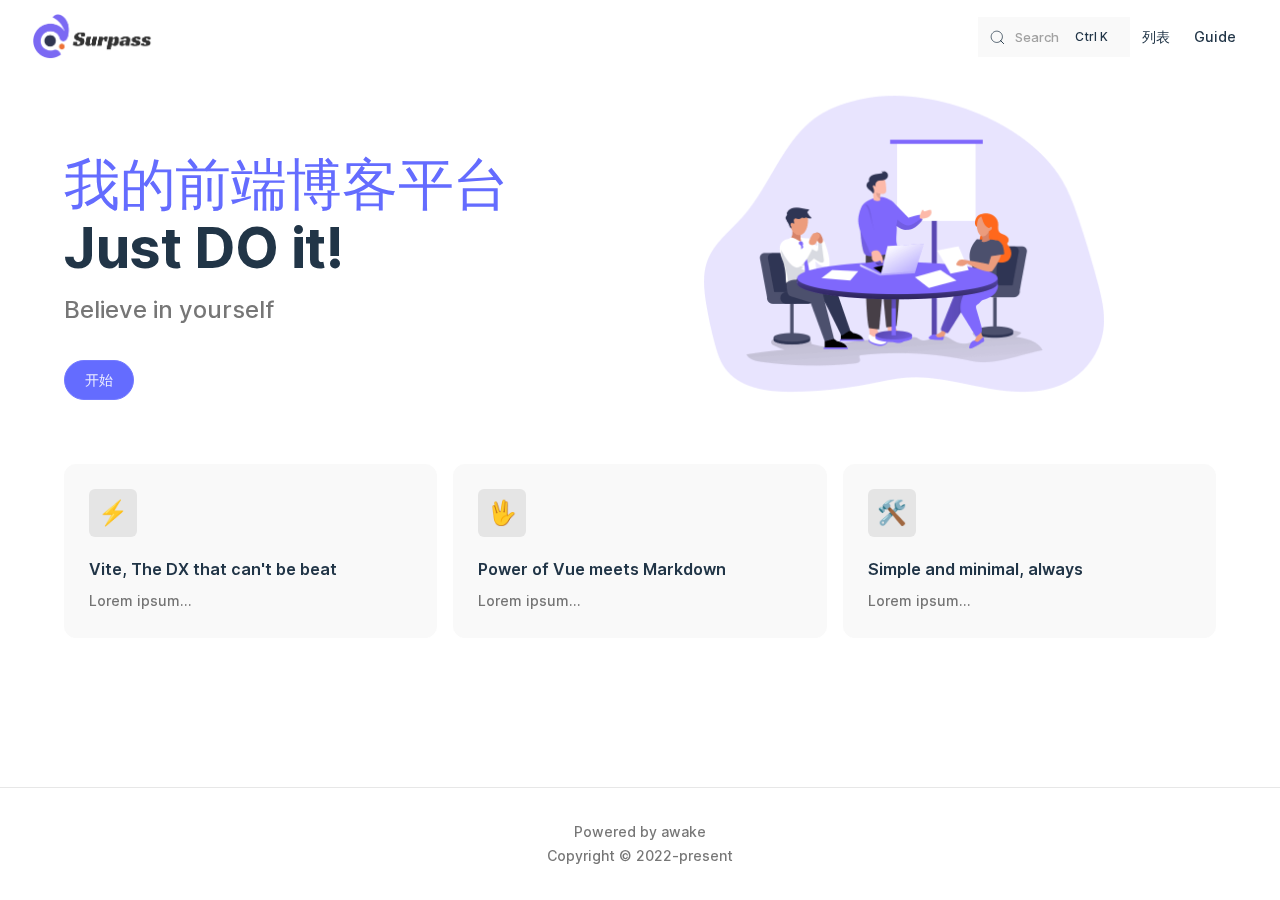
<file: index.html>
<!DOCTYPE html>
<html lang="en-US">
  <head>
    <meta charset="utf-8">
    <meta name="viewport" content="width=device-width,initial-scale=1">
    <title>VitePress | VitePress</title>
    <meta name="description" content="Just playing around.">
    <link rel="stylesheet" href="/assets/style.7938c7c5.css">
    <link rel="modulepreload" href="/assets/chunks/virtual_search-data.4d1b2888.js">
    <link rel="modulepreload" href="/assets/app.06b4dc71.js">
    <link rel="modulepreload" href="/assets/index.md.aa962cc3.lean.js">
    
    
  </head>
  <body>
    <div id="app"><div class="Layout" data-v-c6a644e1><!--[--><!--]--><!--[--><span tabindex="-1" data-v-151f2593></span><a href="#VPContent" class="VPSkipLink visually-hidden" data-v-151f2593> Skip to content </a><!--]--><!----><header class="VPNav no-sidebar" data-v-c6a644e1 data-v-a50780ff><div class="VPNavBar" data-v-a50780ff data-v-6f1d18b5><div class="container" data-v-6f1d18b5><div class="VPNavBarTitle" data-v-6f1d18b5 data-v-d5925166><a class="title" href="/" data-v-d5925166><!--[--><!--]--><!--[--><img class="VPImage logo" src="/logo/logo.png" alt data-v-b7ac6bd3><!--]--><!----><!--[--><!--]--></a></div><div class="content" data-v-6f1d18b5><!--[--><!--]--><div class="VPNavBarSearch search" data-v-6f1d18b5><!--teleport start--><!--teleport end--><div id="docsearch"><button type="button" class="DocSearch DocSearch-Button" aria-label="Search"><span class="DocSearch-Button-Container"><svg width="20" height="20" class="DocSearch-Search-Icon" viewBox="0 0 20 20"><path d="M14.386 14.386l4.0877 4.0877-4.0877-4.0877c-2.9418 2.9419-7.7115 2.9419-10.6533 0-2.9419-2.9418-2.9419-7.7115 0-10.6533 2.9418-2.9419 7.7115-2.9419 10.6533 0 2.9419 2.9418 2.9419 7.7115 0 10.6533z" stroke="currentColor" fill="none" fill-rule="evenodd" stroke-linecap="round" stroke-linejoin="round"></path></svg><span class="DocSearch-Button-Placeholder">Search</span></span><span class="DocSearch-Button-Keys"><span class="DocSearch-Button-Key">Meta</span><span class="DocSearch-Button-Key">K</span></span></button></div></div><nav aria-labelledby="main-nav-aria-label" class="VPNavBarMenu menu" data-v-6f1d18b5 data-v-f83db6ba><span id="main-nav-aria-label" class="visually-hidden" data-v-f83db6ba>Main Navigation</span><!--[--><!--[--><a class="VPLink link VPNavBarMenuLink" href="/list.html" data-v-f83db6ba data-v-47a2263e data-v-3c355974><!--[-->列表<!--]--><!----></a><!--]--><!--[--><a class="VPLink link VPNavBarMenuLink" href="/guide.html" data-v-f83db6ba data-v-47a2263e data-v-3c355974><!--[-->Guide<!--]--><!----></a><!--]--><!--]--></nav><!----><!----><!----><!----><!--[--><!--]--><button type="button" class="VPNavBarHamburger hamburger" aria-label="mobile navigation" aria-expanded="false" aria-controls="VPNavScreen" data-v-6f1d18b5 data-v-e5dd9c1c><span class="container" data-v-e5dd9c1c><span class="top" data-v-e5dd9c1c></span><span class="middle" data-v-e5dd9c1c></span><span class="bottom" data-v-e5dd9c1c></span></span></button></div></div></div><!----></header><!----><!----><div class="VPContent is-home" id="VPContent" data-v-c6a644e1 data-v-d981fe29><div class="VPHome" data-v-d981fe29 data-v-1db23833><!--[--><!--]--><div class="VPHero has-image VPHomeHero" data-v-1db23833 data-v-0a0d4301><div class="container" data-v-0a0d4301><div class="main" data-v-0a0d4301><h1 class="name" data-v-0a0d4301><span class="clip" data-v-0a0d4301>我的前端博客平台</span></h1><p class="text" data-v-0a0d4301>Just DO it!</p><p class="tagline" data-v-0a0d4301>Believe in yourself</p><div class="actions" data-v-0a0d4301><!--[--><div class="action" data-v-0a0d4301><a class="VPButton medium brand" href="/list.html" data-v-0a0d4301 data-v-53dbb8eb>开始</a></div><!--]--></div></div><div class="image" data-v-0a0d4301><div class="image-container" data-v-0a0d4301><div class="image-bg" data-v-0a0d4301></div><!--[--><img class="VPImage image-src" src="/logo/Team presentation _Monochromatic.png" alt="VitePress" data-v-b7ac6bd3><!--]--></div></div></div></div><!--[--><!--]--><!--[--><!--]--><div class="VPFeatures VPHomeFeatures" data-v-1db23833 data-v-6a6451ec><div class="container" data-v-6a6451ec><div class="items" data-v-6a6451ec><!--[--><div class="grid-3 item" data-v-6a6451ec><article class="VPFeature" data-v-6a6451ec data-v-d99b2f77><div class="icon" data-v-d99b2f77>⚡️</div><h2 class="title" data-v-d99b2f77>Vite, The DX that can&#39;t be beat</h2><p class="details" data-v-d99b2f77>Lorem ipsum...</p></article></div><div class="grid-3 item" data-v-6a6451ec><article class="VPFeature" data-v-6a6451ec data-v-d99b2f77><div class="icon" data-v-d99b2f77>🖖</div><h2 class="title" data-v-d99b2f77>Power of Vue meets Markdown</h2><p class="details" data-v-d99b2f77>Lorem ipsum...</p></article></div><div class="grid-3 item" data-v-6a6451ec><article class="VPFeature" data-v-6a6451ec data-v-d99b2f77><div class="icon" data-v-d99b2f77>🛠️</div><h2 class="title" data-v-d99b2f77>Simple and minimal, always</h2><p class="details" data-v-d99b2f77>Lorem ipsum...</p></article></div><!--]--></div></div></div><!--[--><!--]--><div style="position:relative;" data-v-1db23833><div></div></div></div></div><footer class="VPFooter" data-v-c6a644e1 data-v-9f24cc86><div class="container" data-v-9f24cc86><p class="message" data-v-9f24cc86>Powered by awake</p><p class="copyright" data-v-9f24cc86>Copyright © 2022-present</p></div></footer><!--[--><!--]--></div></div>
    <script>__VP_HASH_MAP__ = JSON.parse("{\"css技巧_常见css切图技巧.md\":\"96095238\",\"element-ui_解决elementuidate-picker时区时间转换少8小时.md\":\"6d000c61\",\"guide.md\":\"51270a4c\",\"index.md\":\"aa962cc3\",\"list.md\":\"12297a7a\"}")</script>
    <script type="module" async src="/assets/app.06b4dc71.js"></script>
    
  </body>
</html>
</file>
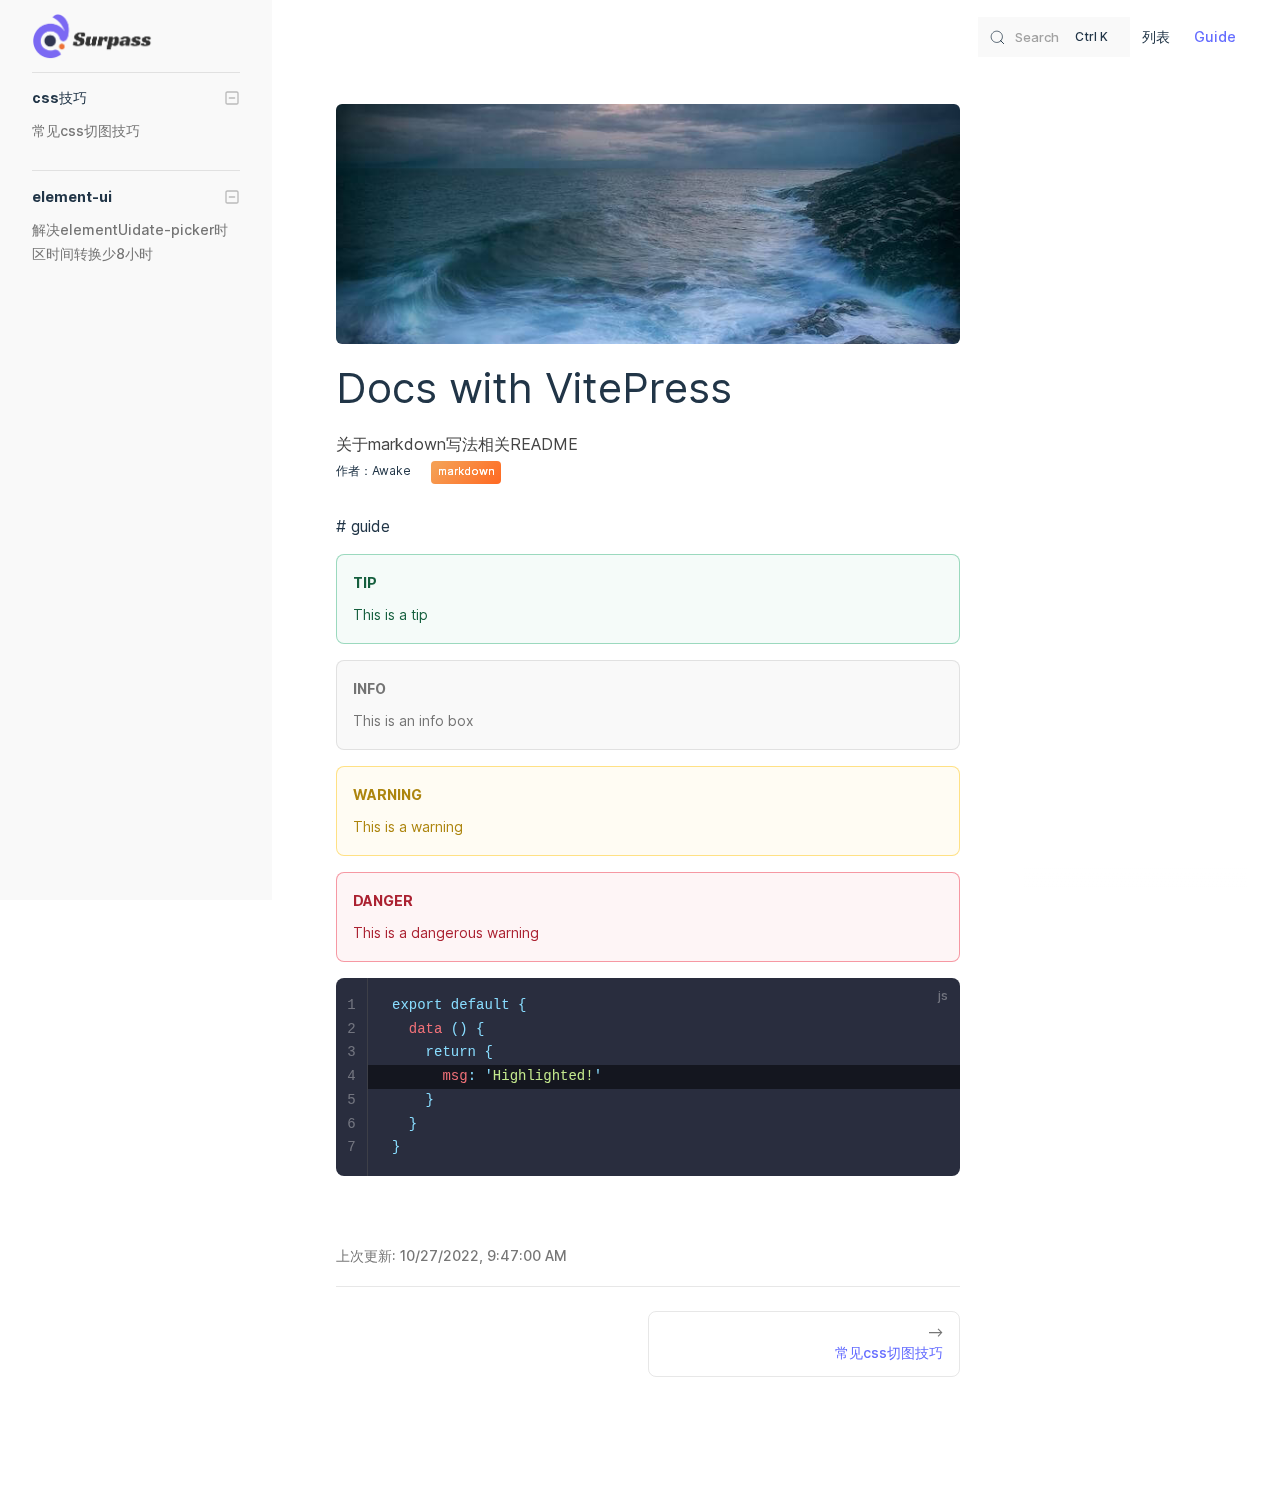
<file: guide.html>
<!DOCTYPE html>
<html lang="en-US">
  <head>
    <meta charset="utf-8">
    <meta name="viewport" content="width=device-width,initial-scale=1">
    <title>Docs with VitePress | VitePress</title>
    <meta name="description" content="Just playing around.">
    <link rel="stylesheet" href="/assets/style.7938c7c5.css">
    <link rel="modulepreload" href="/assets/chunks/virtual_search-data.4d1b2888.js">
    <link rel="modulepreload" href="/assets/app.06b4dc71.js">
    <link rel="modulepreload" href="/assets/guide.md.51270a4c.lean.js">
    
    
  </head>
  <body>
    <div id="app"><div class="Layout" data-v-c6a644e1><!--[--><!--]--><!--[--><span tabindex="-1" data-v-151f2593></span><a href="#VPContent" class="VPSkipLink visually-hidden" data-v-151f2593> Skip to content </a><!--]--><!----><header class="VPNav" data-v-c6a644e1 data-v-a50780ff><div class="VPNavBar has-sidebar" data-v-a50780ff data-v-6f1d18b5><div class="container" data-v-6f1d18b5><div class="VPNavBarTitle has-sidebar" data-v-6f1d18b5 data-v-d5925166><a class="title" href="/" data-v-d5925166><!--[--><!--]--><!--[--><img class="VPImage logo" src="/logo/logo.png" alt data-v-b7ac6bd3><!--]--><!----><!--[--><!--]--></a></div><div class="content" data-v-6f1d18b5><!--[--><!--]--><div class="VPNavBarSearch search" data-v-6f1d18b5><!--teleport start--><!--teleport end--><div id="docsearch"><button type="button" class="DocSearch DocSearch-Button" aria-label="Search"><span class="DocSearch-Button-Container"><svg width="20" height="20" class="DocSearch-Search-Icon" viewBox="0 0 20 20"><path d="M14.386 14.386l4.0877 4.0877-4.0877-4.0877c-2.9418 2.9419-7.7115 2.9419-10.6533 0-2.9419-2.9418-2.9419-7.7115 0-10.6533 2.9418-2.9419 7.7115-2.9419 10.6533 0 2.9419 2.9418 2.9419 7.7115 0 10.6533z" stroke="currentColor" fill="none" fill-rule="evenodd" stroke-linecap="round" stroke-linejoin="round"></path></svg><span class="DocSearch-Button-Placeholder">Search</span></span><span class="DocSearch-Button-Keys"><span class="DocSearch-Button-Key">Meta</span><span class="DocSearch-Button-Key">K</span></span></button></div></div><nav aria-labelledby="main-nav-aria-label" class="VPNavBarMenu menu" data-v-6f1d18b5 data-v-f83db6ba><span id="main-nav-aria-label" class="visually-hidden" data-v-f83db6ba>Main Navigation</span><!--[--><!--[--><a class="VPLink link VPNavBarMenuLink" href="/list.html" data-v-f83db6ba data-v-47a2263e data-v-3c355974><!--[-->列表<!--]--><!----></a><!--]--><!--[--><a class="VPLink link VPNavBarMenuLink active" href="/guide.html" data-v-f83db6ba data-v-47a2263e data-v-3c355974><!--[-->Guide<!--]--><!----></a><!--]--><!--]--></nav><!----><!----><!----><!----><!--[--><!--]--><button type="button" class="VPNavBarHamburger hamburger" aria-label="mobile navigation" aria-expanded="false" aria-controls="VPNavScreen" data-v-6f1d18b5 data-v-e5dd9c1c><span class="container" data-v-e5dd9c1c><span class="top" data-v-e5dd9c1c></span><span class="middle" data-v-e5dd9c1c></span><span class="bottom" data-v-e5dd9c1c></span></span></button></div></div></div><!----></header><div class="VPLocalNav" data-v-c6a644e1 data-v-b6162a8b><button class="menu" aria-expanded="false" aria-controls="VPSidebarNav" data-v-b6162a8b><svg xmlns="http://www.w3.org/2000/svg" aria-hidden="true" focusable="false" viewbox="0 0 24 24" class="menu-icon" data-v-b6162a8b><path d="M17,11H3c-0.6,0-1-0.4-1-1s0.4-1,1-1h14c0.6,0,1,0.4,1,1S17.6,11,17,11z"></path><path d="M21,7H3C2.4,7,2,6.6,2,6s0.4-1,1-1h18c0.6,0,1,0.4,1,1S21.6,7,21,7z"></path><path d="M21,15H3c-0.6,0-1-0.4-1-1s0.4-1,1-1h18c0.6,0,1,0.4,1,1S21.6,15,21,15z"></path><path d="M17,19H3c-0.6,0-1-0.4-1-1s0.4-1,1-1h14c0.6,0,1,0.4,1,1S17.6,19,17,19z"></path></svg><span class="menu-text" data-v-b6162a8b>Menu</span></button><a class="top-link" href="#" data-v-b6162a8b> Return to top </a></div><aside class="VPSidebar" data-v-c6a644e1 data-v-0f9e7c6e><nav class="nav" id="VPSidebarNav" aria-labelledby="sidebar-aria-label" tabindex="-1" data-v-0f9e7c6e><span class="visually-hidden" id="sidebar-aria-label" data-v-0f9e7c6e> Sidebar Navigation </span><!--[--><div class="group" data-v-0f9e7c6e><section class="VPSidebarGroup collapsible" data-v-0f9e7c6e data-v-6e45c352><div class="title" role="button" data-v-6e45c352><h2 class="title-text" data-v-6e45c352>css技巧</h2><div class="action" data-v-6e45c352><svg xmlns="http://www.w3.org/2000/svg" xmlns:xlink="http://www.w3.org/1999/xlink" viewbox="0 0 24 24" class="icon minus" data-v-6e45c352><path d="M19,2H5C3.3,2,2,3.3,2,5v14c0,1.7,1.3,3,3,3h14c1.7,0,3-1.3,3-3V5C22,3.3,20.7,2,19,2zM20,19c0,0.6-0.4,1-1,1H5c-0.6,0-1-0.4-1-1V5c0-0.6,0.4-1,1-1h14c0.6,0,1,0.4,1,1V19z"></path><path d="M16,11H8c-0.6,0-1,0.4-1,1s0.4,1,1,1h8c0.6,0,1-0.4,1-1S16.6,11,16,11z"></path></svg><svg version="1.1" xmlns="http://www.w3.org/2000/svg" viewbox="0 0 24 24" class="icon plus" data-v-6e45c352><path d="M19,2H5C3.3,2,2,3.3,2,5v14c0,1.7,1.3,3,3,3h14c1.7,0,3-1.3,3-3V5C22,3.3,20.7,2,19,2z M20,19c0,0.6-0.4,1-1,1H5c-0.6,0-1-0.4-1-1V5c0-0.6,0.4-1,1-1h14c0.6,0,1,0.4,1,1V19z"></path><path d="M16,11h-3V8c0-0.6-0.4-1-1-1s-1,0.4-1,1v3H8c-0.6,0-1,0.4-1,1s0.4,1,1,1h3v3c0,0.6,0.4,1,1,1s1-0.4,1-1v-3h3c0.6,0,1-0.4,1-1S16.6,11,16,11z"></path></svg></div></div><div class="items" data-v-6e45c352><!--[--><!--[--><a class="VPLink link link" href="/css%E6%8A%80%E5%B7%A7/%E5%B8%B8%E8%A7%81css%E5%88%87%E5%9B%BE%E6%8A%80%E5%B7%A7.html" style="padding-left:0px;" data-v-36b976d1 data-v-3c355974><!--[--><span class="link-text" data-v-36b976d1>常见css切图技巧</span><!--]--><!----></a><!----><!--]--><!--]--></div></section></div><div class="group" data-v-0f9e7c6e><section class="VPSidebarGroup collapsible" data-v-0f9e7c6e data-v-6e45c352><div class="title" role="button" data-v-6e45c352><h2 class="title-text" data-v-6e45c352>element-ui</h2><div class="action" data-v-6e45c352><svg xmlns="http://www.w3.org/2000/svg" xmlns:xlink="http://www.w3.org/1999/xlink" viewbox="0 0 24 24" class="icon minus" data-v-6e45c352><path d="M19,2H5C3.3,2,2,3.3,2,5v14c0,1.7,1.3,3,3,3h14c1.7,0,3-1.3,3-3V5C22,3.3,20.7,2,19,2zM20,19c0,0.6-0.4,1-1,1H5c-0.6,0-1-0.4-1-1V5c0-0.6,0.4-1,1-1h14c0.6,0,1,0.4,1,1V19z"></path><path d="M16,11H8c-0.6,0-1,0.4-1,1s0.4,1,1,1h8c0.6,0,1-0.4,1-1S16.6,11,16,11z"></path></svg><svg version="1.1" xmlns="http://www.w3.org/2000/svg" viewbox="0 0 24 24" class="icon plus" data-v-6e45c352><path d="M19,2H5C3.3,2,2,3.3,2,5v14c0,1.7,1.3,3,3,3h14c1.7,0,3-1.3,3-3V5C22,3.3,20.7,2,19,2z M20,19c0,0.6-0.4,1-1,1H5c-0.6,0-1-0.4-1-1V5c0-0.6,0.4-1,1-1h14c0.6,0,1,0.4,1,1V19z"></path><path d="M16,11h-3V8c0-0.6-0.4-1-1-1s-1,0.4-1,1v3H8c-0.6,0-1,0.4-1,1s0.4,1,1,1h3v3c0,0.6,0.4,1,1,1s1-0.4,1-1v-3h3c0.6,0,1-0.4,1-1S16.6,11,16,11z"></path></svg></div></div><div class="items" data-v-6e45c352><!--[--><!--[--><a class="VPLink link link" href="/element-ui/%E8%A7%A3%E5%86%B3elementUidate-picker%E6%97%B6%E5%8C%BA%E6%97%B6%E9%97%B4%E8%BD%AC%E6%8D%A2%E5%B0%918%E5%B0%8F%E6%97%B6.html" style="padding-left:0px;" data-v-36b976d1 data-v-3c355974><!--[--><span class="link-text" data-v-36b976d1>解决elementUidate-picker时区时间转换少8小时</span><!--]--><!----></a><!----><!--]--><!--]--></div></section></div><!--]--></nav></aside><div class="VPContent has-sidebar" id="VPContent" data-v-c6a644e1 data-v-d981fe29><div class="VPDoc has-sidebar has-aside" data-v-d981fe29 data-v-cfb513e0><div class="container" data-v-cfb513e0><div class="aside" data-v-cfb513e0><div class="aside-curtain" data-v-cfb513e0></div><div class="aside-container" data-v-cfb513e0><div class="aside-content" data-v-cfb513e0><div class="VPDocAside" data-v-cfb513e0 data-v-afc4c1a1><!--[--><!--]--><!--[--><!--]--><div class="VPDocAsideOutline" data-v-afc4c1a1 data-v-2865c0b0><div class="content" data-v-2865c0b0><div class="outline-marker" data-v-2865c0b0></div><div class="outline-title" data-v-2865c0b0>On this page</div><nav aria-labelledby="doc-outline-aria-label" data-v-2865c0b0><span class="visually-hidden" id="doc-outline-aria-label" data-v-2865c0b0> Table of Contents for current page </span><ul class="root" data-v-2865c0b0 data-v-1188541a><!--[--><!--]--></ul></nav></div></div><!--[--><!--]--><div class="spacer" data-v-afc4c1a1></div><!--[--><!--]--><!----><!--[--><!--]--><!--[--><!--]--></div></div></div></div><div class="content" data-v-cfb513e0><div class="content-container" data-v-cfb513e0><!--[--><!--[--><!--[--><!--[--><div class="poster" style="background-image:url(/poster/ocean.jpg);"></div><div class="poster-title"><h2>Docs with VitePress</h2><p class="desc">关于markdown写法相关README</p><p class="subtitle">作者：Awake</p><div class="tags"><!--[--><span class="tag jb-yellow">markdown</span><!--]--></div></div><!--]--><!--]--><!--]--><!--]--><main class="main" data-v-cfb513e0><div style="position:relative;" class="vp-doc _guide" data-v-cfb513e0><div><template><h1>Copyright © 2022-present</h1></template> # guide <div class="tip custom-block"><p class="custom-block-title">TIP</p><p>This is a tip</p></div><div class="info custom-block"><p class="custom-block-title">INFO</p><p>This is an info box</p></div><div class="warning custom-block"><p class="custom-block-title">WARNING</p><p>This is a warning</p></div><div class="danger custom-block"><p class="custom-block-title">DANGER</p><p>This is a dangerous warning</p></div><div class="language-js line-numbers-mode"><button title="Copy Code" class="copy"></button><span class="lang">js</span><pre class="shiki has-highlighted-lines"><code><span class="line"><span style="color:#89DDFF;">export</span><span style="color:#A6ACCD;"> </span><span style="color:#89DDFF;">default</span><span style="color:#A6ACCD;"> </span><span style="color:#89DDFF;">{</span></span>
<span class="line"><span style="color:#A6ACCD;">  </span><span style="color:#F07178;">data</span><span style="color:#A6ACCD;"> </span><span style="color:#89DDFF;">()</span><span style="color:#A6ACCD;"> </span><span style="color:#89DDFF;">{</span></span>
<span class="line"><span style="color:#F07178;">    </span><span style="color:#89DDFF;">return</span><span style="color:#F07178;"> </span><span style="color:#89DDFF;">{</span></span>
<span class="line highlighted"><span style="color:#F07178;">      msg</span><span style="color:#89DDFF;">:</span><span style="color:#F07178;"> </span><span style="color:#89DDFF;">&#39;</span><span style="color:#C3E88D;">Highlighted!</span><span style="color:#89DDFF;">&#39;</span></span>
<span class="line"><span style="color:#F07178;">    </span><span style="color:#89DDFF;">}</span></span>
<span class="line"><span style="color:#F07178;">  </span><span style="color:#89DDFF;">}</span></span>
<span class="line"><span style="color:#89DDFF;">}</span></span>
<span class="line"></span></code></pre><div class="line-numbers-wrapper"><span class="line-number">1</span><br><span class="line-number">2</span><br><span class="line-number">3</span><br><span class="line-number">4</span><br><span class="line-number">5</span><br><span class="line-number">6</span><br><span class="line-number">7</span><br></div></div></div></div></main><!--[--><!--]--><footer class="VPDocFooter" data-v-cfb513e0 data-v-a54a85bd><div class="edit-info" data-v-a54a85bd><!----><div class="last-updated" data-v-a54a85bd><p class="VPLastUpdated" data-v-a54a85bd data-v-f7d51a9c>上次更新: <time datatime="2022-10-27T09:47:00.000Z" data-v-f7d51a9c></time></p></div></div><div class="prev-next" data-v-a54a85bd><div class="pager" data-v-a54a85bd><!----></div><div class="pager" data-v-a54a85bd><a class="pager-link next" href="/css%E6%8A%80%E5%B7%A7/%E5%B8%B8%E8%A7%81css%E5%88%87%E5%9B%BE%E6%8A%80%E5%B7%A7.html" data-v-a54a85bd><span class="desc" data-v-a54a85bd>--&gt;</span><span class="title" data-v-a54a85bd>常见css切图技巧</span></a></div></div></footer><!--[--><!--]--></div></div></div></div></div><footer class="VPFooter has-sidebar" data-v-c6a644e1 data-v-9f24cc86><div class="container" data-v-9f24cc86><p class="message" data-v-9f24cc86>Powered by awake</p><p class="copyright" data-v-9f24cc86>Copyright © 2022-present</p></div></footer><!--[--><!--]--></div></div>
    <script>__VP_HASH_MAP__ = JSON.parse("{\"css技巧_常见css切图技巧.md\":\"96095238\",\"element-ui_解决elementuidate-picker时区时间转换少8小时.md\":\"6d000c61\",\"guide.md\":\"51270a4c\",\"index.md\":\"aa962cc3\",\"list.md\":\"12297a7a\"}")</script>
    <script type="module" async src="/assets/app.06b4dc71.js"></script>
    
  </body>
</html>
</file>
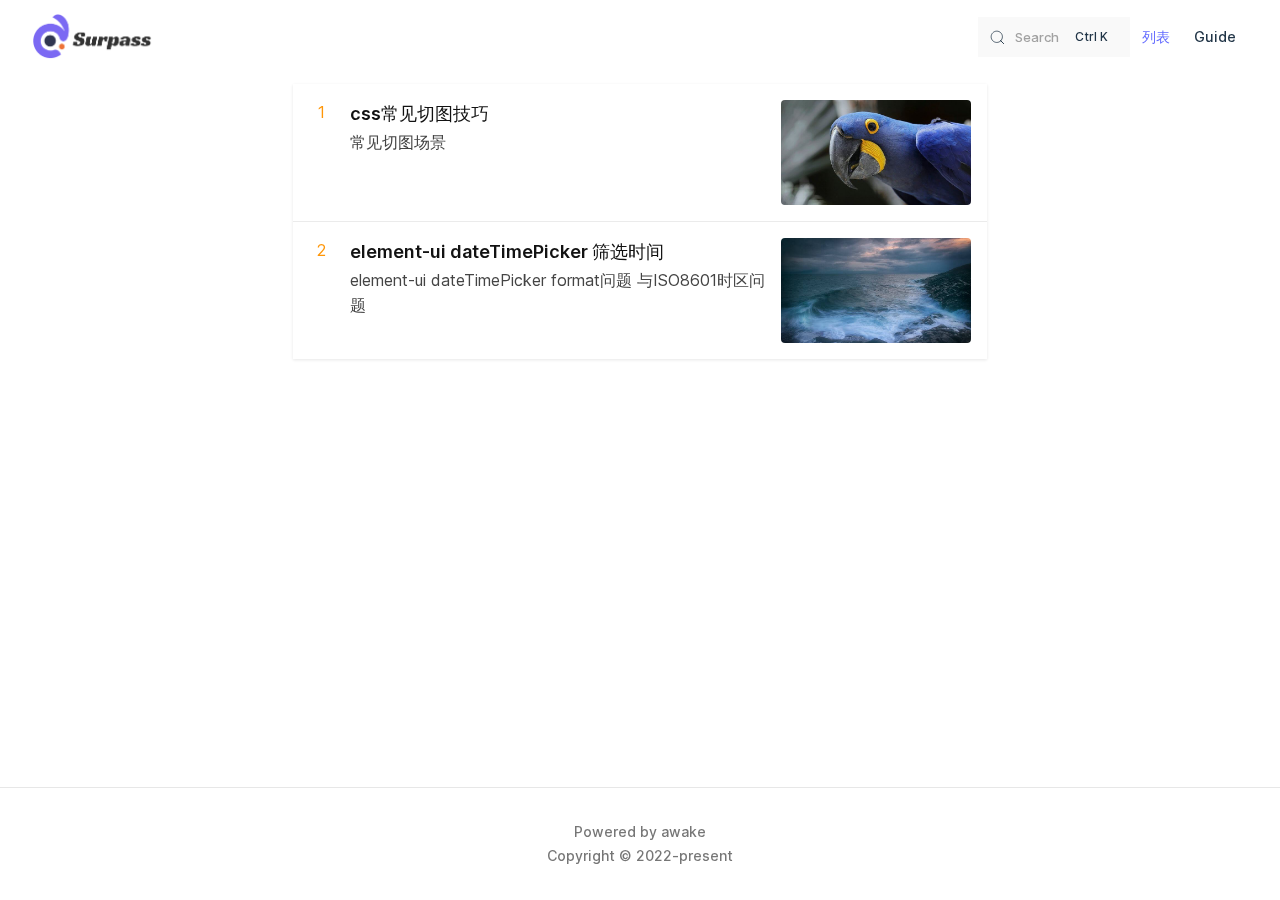
<file: list.html>
<!DOCTYPE html>
<html lang="en-US">
  <head>
    <meta charset="utf-8">
    <meta name="viewport" content="width=device-width,initial-scale=1">
    <title>VitePress | VitePress</title>
    <meta name="description" content="Just playing around.">
    <link rel="stylesheet" href="/assets/style.7938c7c5.css">
    <link rel="modulepreload" href="/assets/chunks/virtual_search-data.4d1b2888.js">
    <link rel="modulepreload" href="/assets/app.06b4dc71.js">
    <link rel="modulepreload" href="/assets/list.md.12297a7a.lean.js">
    
    
  </head>
  <body>
    <div id="app"><div class="Layout" data-v-c6a644e1><!--[--><!--]--><!--[--><span tabindex="-1" data-v-151f2593></span><a href="#VPContent" class="VPSkipLink visually-hidden" data-v-151f2593> Skip to content </a><!--]--><!----><header class="VPNav no-sidebar" data-v-c6a644e1 data-v-a50780ff><div class="VPNavBar" data-v-a50780ff data-v-6f1d18b5><div class="container" data-v-6f1d18b5><div class="VPNavBarTitle" data-v-6f1d18b5 data-v-d5925166><a class="title" href="/" data-v-d5925166><!--[--><!--]--><!--[--><img class="VPImage logo" src="/logo/logo.png" alt data-v-b7ac6bd3><!--]--><!----><!--[--><!--]--></a></div><div class="content" data-v-6f1d18b5><!--[--><!--]--><div class="VPNavBarSearch search" data-v-6f1d18b5><!--teleport start--><!--teleport end--><div id="docsearch"><button type="button" class="DocSearch DocSearch-Button" aria-label="Search"><span class="DocSearch-Button-Container"><svg width="20" height="20" class="DocSearch-Search-Icon" viewBox="0 0 20 20"><path d="M14.386 14.386l4.0877 4.0877-4.0877-4.0877c-2.9418 2.9419-7.7115 2.9419-10.6533 0-2.9419-2.9418-2.9419-7.7115 0-10.6533 2.9418-2.9419 7.7115-2.9419 10.6533 0 2.9419 2.9418 2.9419 7.7115 0 10.6533z" stroke="currentColor" fill="none" fill-rule="evenodd" stroke-linecap="round" stroke-linejoin="round"></path></svg><span class="DocSearch-Button-Placeholder">Search</span></span><span class="DocSearch-Button-Keys"><span class="DocSearch-Button-Key">Meta</span><span class="DocSearch-Button-Key">K</span></span></button></div></div><nav aria-labelledby="main-nav-aria-label" class="VPNavBarMenu menu" data-v-6f1d18b5 data-v-f83db6ba><span id="main-nav-aria-label" class="visually-hidden" data-v-f83db6ba>Main Navigation</span><!--[--><!--[--><a class="VPLink link VPNavBarMenuLink active" href="/list.html" data-v-f83db6ba data-v-47a2263e data-v-3c355974><!--[-->列表<!--]--><!----></a><!--]--><!--[--><a class="VPLink link VPNavBarMenuLink" href="/guide.html" data-v-f83db6ba data-v-47a2263e data-v-3c355974><!--[-->Guide<!--]--><!----></a><!--]--><!--]--></nav><!----><!----><!----><!----><!--[--><!--]--><button type="button" class="VPNavBarHamburger hamburger" aria-label="mobile navigation" aria-expanded="false" aria-controls="VPNavScreen" data-v-6f1d18b5 data-v-e5dd9c1c><span class="container" data-v-e5dd9c1c><span class="top" data-v-e5dd9c1c></span><span class="middle" data-v-e5dd9c1c></span><span class="bottom" data-v-e5dd9c1c></span></span></button></div></div></div><!----></header><!----><!----><div class="VPContent" id="VPContent" data-v-c6a644e1 data-v-d981fe29><div class="VPPage" data-v-d981fe29><div style="position:relative;"><div><div class="HotList-list" data-v-88a06a4b><!--[--><section class="HotItem" tabindex="0" data-v-88a06a4b><div class="HotItem-index" data-v-88a06a4b><div class="HotItem-rank HotItem-hot" data-v-88a06a4b>1</div></div><div class="HotItem-content" data-v-88a06a4b><a href="/css技巧/常见css切图技巧.html" title="css常见切图技巧" target="_blank" rel="noopener noreferrer" data-za-not-track-link="true" data-v-88a06a4b><h2 class="HotItem-title" data-v-88a06a4b>css常见切图技巧</h2><p class="HotItem-excerpt HotItem-excerpt--multiLine" data-v-88a06a4b>常见切图场景</p></a></div><a class="HotItem-img" href="/css技巧/常见css切图技巧.html" title="css常见切图技巧" target="_blank" rel="noopener noreferrer" data-za-not-track-link="true" data-v-88a06a4b><img loading="lazy" src="/poster/parrot.jpg" alt="css常见切图技巧" data-v-88a06a4b></a></section><section class="HotItem" tabindex="0" data-v-88a06a4b><div class="HotItem-index" data-v-88a06a4b><div class="HotItem-rank HotItem-hot" data-v-88a06a4b>2</div></div><div class="HotItem-content" data-v-88a06a4b><a href="/element-ui/解决elementUidate-picker时区时间转换少8小时.html" title="element-ui dateTimePicker 筛选时间" target="_blank" rel="noopener noreferrer" data-za-not-track-link="true" data-v-88a06a4b><h2 class="HotItem-title" data-v-88a06a4b>element-ui dateTimePicker 筛选时间</h2><p class="HotItem-excerpt HotItem-excerpt--multiLine" data-v-88a06a4b>element-ui dateTimePicker format问题 与ISO8601时区问题</p></a></div><a class="HotItem-img" href="/element-ui/解决elementUidate-picker时区时间转换少8小时.html" title="element-ui dateTimePicker 筛选时间" target="_blank" rel="noopener noreferrer" data-za-not-track-link="true" data-v-88a06a4b><img loading="lazy" src="/poster/ocean.jpg" alt="element-ui dateTimePicker 筛选时间" data-v-88a06a4b></a></section><!--]--></div></div></div></div></div><footer class="VPFooter" data-v-c6a644e1 data-v-9f24cc86><div class="container" data-v-9f24cc86><p class="message" data-v-9f24cc86>Powered by awake</p><p class="copyright" data-v-9f24cc86>Copyright © 2022-present</p></div></footer><!--[--><!--]--></div></div>
    <script>__VP_HASH_MAP__ = JSON.parse("{\"css技巧_常见css切图技巧.md\":\"96095238\",\"element-ui_解决elementuidate-picker时区时间转换少8小时.md\":\"6d000c61\",\"guide.md\":\"51270a4c\",\"index.md\":\"aa962cc3\",\"list.md\":\"12297a7a\"}")</script>
    <script type="module" async src="/assets/app.06b4dc71.js"></script>
    
  </body>
</html>
</file>
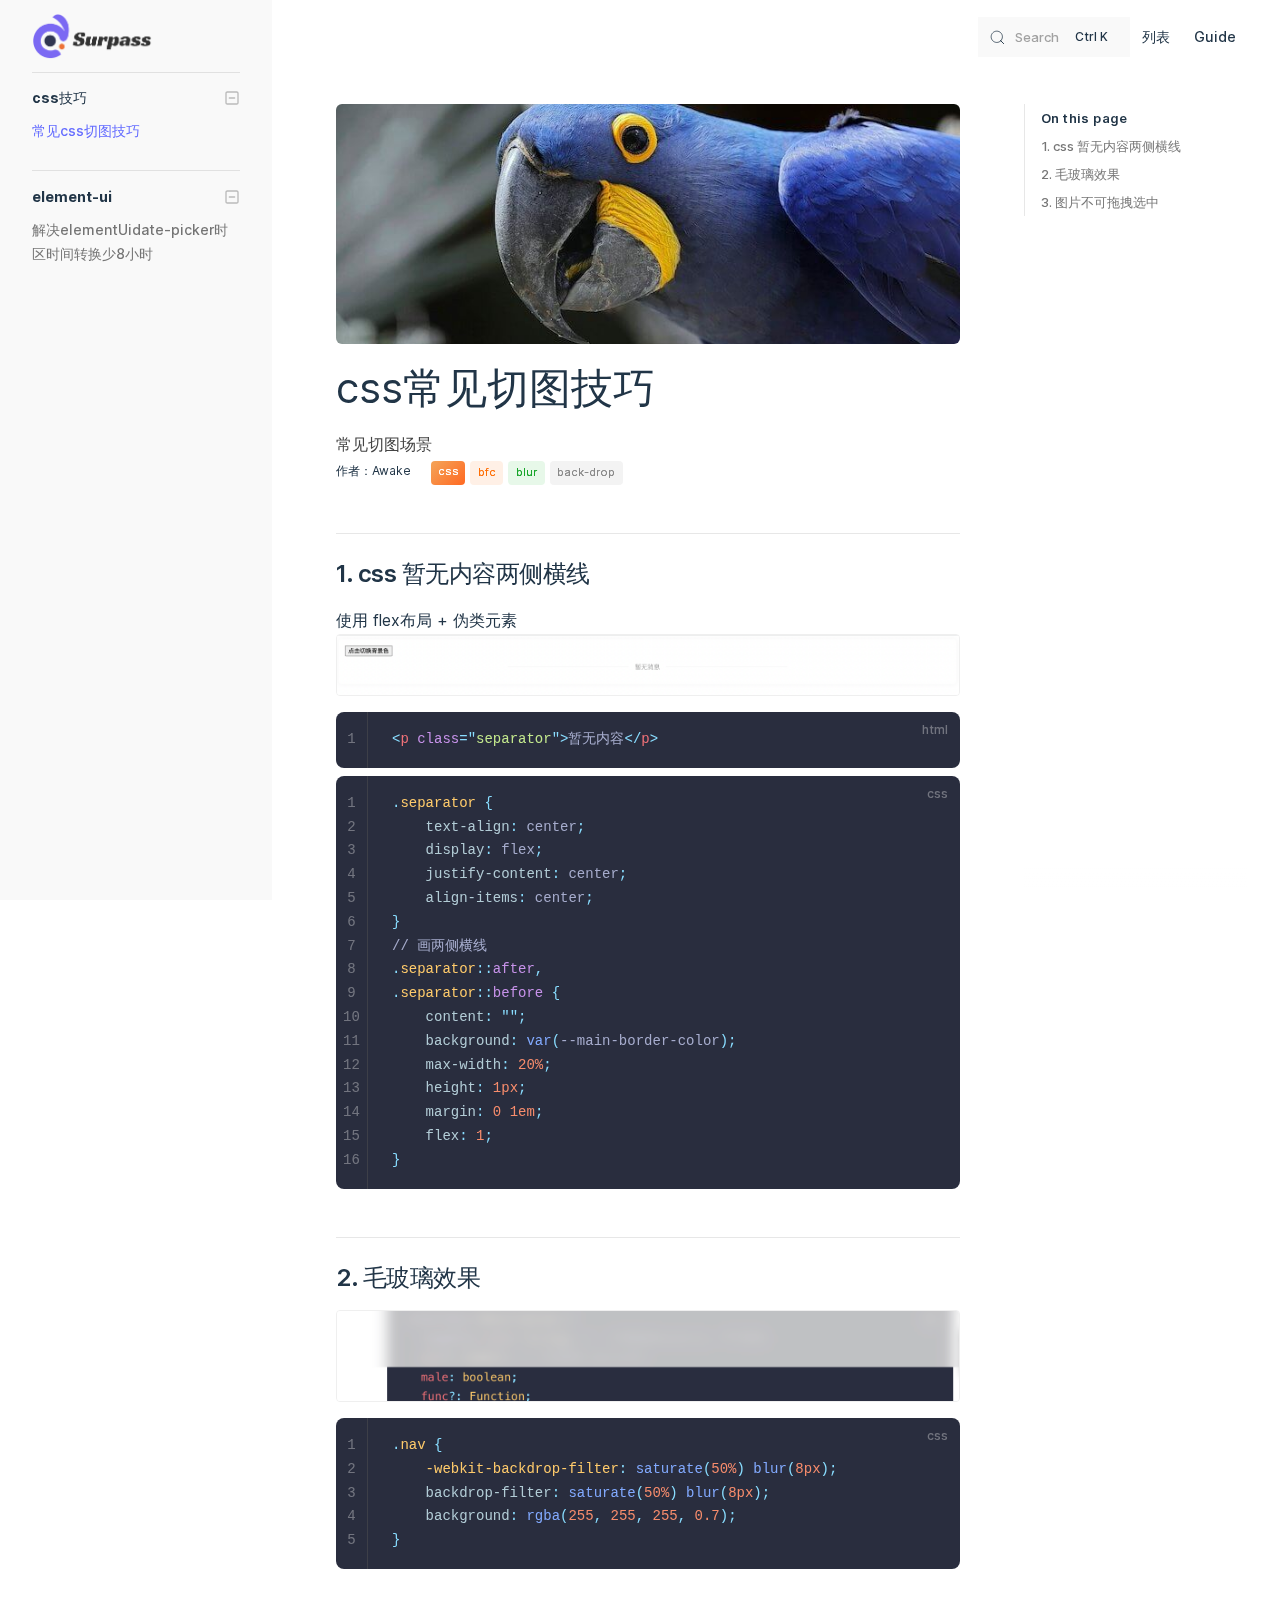
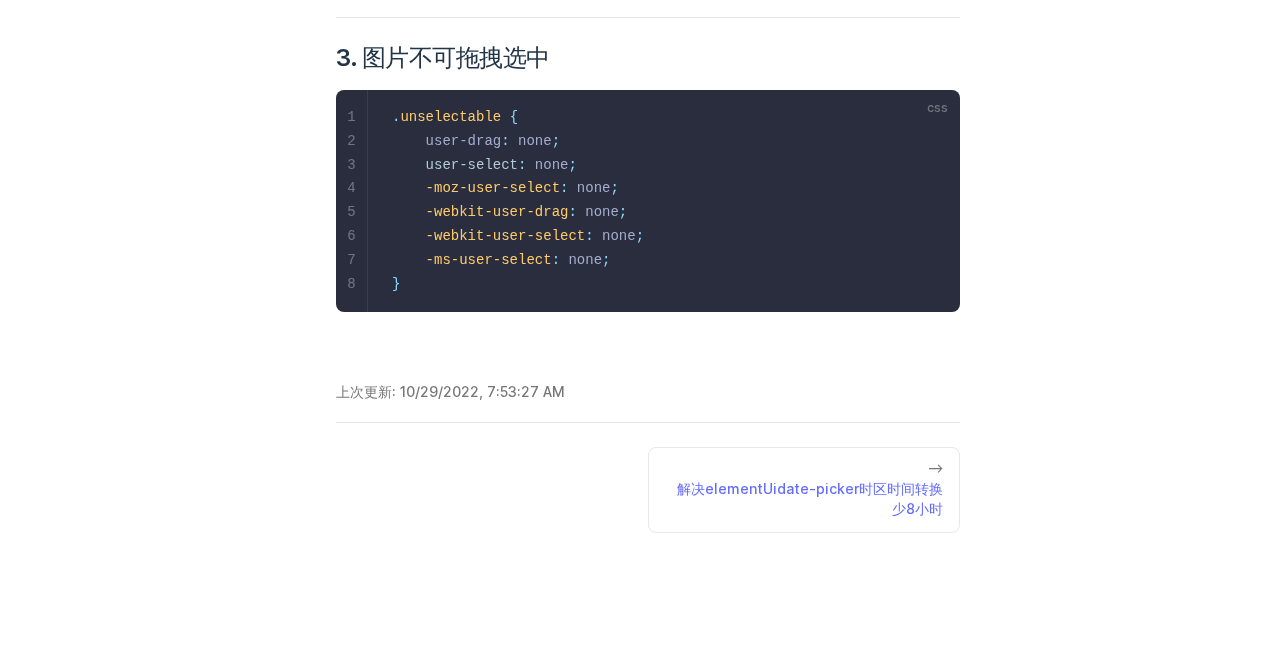
<file: css技巧/常见css切图技巧.html>
<!DOCTYPE html>
<html lang="en-US">
  <head>
    <meta charset="utf-8">
    <meta name="viewport" content="width=device-width,initial-scale=1">
    <title>css常见切图技巧 | VitePress</title>
    <meta name="description" content="Just playing around.">
    <link rel="stylesheet" href="/assets/style.7938c7c5.css">
    <link rel="modulepreload" href="/assets/chunks/virtual_search-data.4d1b2888.js">
    <link rel="modulepreload" href="/assets/app.06b4dc71.js">
    <link rel="modulepreload" href="/assets/css技巧_常见css切图技巧.md.96095238.lean.js">
    
    
  </head>
  <body>
    <div id="app"><div class="Layout" data-v-c6a644e1><!--[--><!--]--><!--[--><span tabindex="-1" data-v-151f2593></span><a href="#VPContent" class="VPSkipLink visually-hidden" data-v-151f2593> Skip to content </a><!--]--><!----><header class="VPNav" data-v-c6a644e1 data-v-a50780ff><div class="VPNavBar has-sidebar" data-v-a50780ff data-v-6f1d18b5><div class="container" data-v-6f1d18b5><div class="VPNavBarTitle has-sidebar" data-v-6f1d18b5 data-v-d5925166><a class="title" href="/" data-v-d5925166><!--[--><!--]--><!--[--><img class="VPImage logo" src="/logo/logo.png" alt data-v-b7ac6bd3><!--]--><!----><!--[--><!--]--></a></div><div class="content" data-v-6f1d18b5><!--[--><!--]--><div class="VPNavBarSearch search" data-v-6f1d18b5><!--teleport start--><!--teleport end--><div id="docsearch"><button type="button" class="DocSearch DocSearch-Button" aria-label="Search"><span class="DocSearch-Button-Container"><svg width="20" height="20" class="DocSearch-Search-Icon" viewBox="0 0 20 20"><path d="M14.386 14.386l4.0877 4.0877-4.0877-4.0877c-2.9418 2.9419-7.7115 2.9419-10.6533 0-2.9419-2.9418-2.9419-7.7115 0-10.6533 2.9418-2.9419 7.7115-2.9419 10.6533 0 2.9419 2.9418 2.9419 7.7115 0 10.6533z" stroke="currentColor" fill="none" fill-rule="evenodd" stroke-linecap="round" stroke-linejoin="round"></path></svg><span class="DocSearch-Button-Placeholder">Search</span></span><span class="DocSearch-Button-Keys"><span class="DocSearch-Button-Key">Meta</span><span class="DocSearch-Button-Key">K</span></span></button></div></div><nav aria-labelledby="main-nav-aria-label" class="VPNavBarMenu menu" data-v-6f1d18b5 data-v-f83db6ba><span id="main-nav-aria-label" class="visually-hidden" data-v-f83db6ba>Main Navigation</span><!--[--><!--[--><a class="VPLink link VPNavBarMenuLink" href="/list.html" data-v-f83db6ba data-v-47a2263e data-v-3c355974><!--[-->列表<!--]--><!----></a><!--]--><!--[--><a class="VPLink link VPNavBarMenuLink" href="/guide.html" data-v-f83db6ba data-v-47a2263e data-v-3c355974><!--[-->Guide<!--]--><!----></a><!--]--><!--]--></nav><!----><!----><!----><!----><!--[--><!--]--><button type="button" class="VPNavBarHamburger hamburger" aria-label="mobile navigation" aria-expanded="false" aria-controls="VPNavScreen" data-v-6f1d18b5 data-v-e5dd9c1c><span class="container" data-v-e5dd9c1c><span class="top" data-v-e5dd9c1c></span><span class="middle" data-v-e5dd9c1c></span><span class="bottom" data-v-e5dd9c1c></span></span></button></div></div></div><!----></header><div class="VPLocalNav" data-v-c6a644e1 data-v-b6162a8b><button class="menu" aria-expanded="false" aria-controls="VPSidebarNav" data-v-b6162a8b><svg xmlns="http://www.w3.org/2000/svg" aria-hidden="true" focusable="false" viewbox="0 0 24 24" class="menu-icon" data-v-b6162a8b><path d="M17,11H3c-0.6,0-1-0.4-1-1s0.4-1,1-1h14c0.6,0,1,0.4,1,1S17.6,11,17,11z"></path><path d="M21,7H3C2.4,7,2,6.6,2,6s0.4-1,1-1h18c0.6,0,1,0.4,1,1S21.6,7,21,7z"></path><path d="M21,15H3c-0.6,0-1-0.4-1-1s0.4-1,1-1h18c0.6,0,1,0.4,1,1S21.6,15,21,15z"></path><path d="M17,19H3c-0.6,0-1-0.4-1-1s0.4-1,1-1h14c0.6,0,1,0.4,1,1S17.6,19,17,19z"></path></svg><span class="menu-text" data-v-b6162a8b>Menu</span></button><a class="top-link" href="#" data-v-b6162a8b> Return to top </a></div><aside class="VPSidebar" data-v-c6a644e1 data-v-0f9e7c6e><nav class="nav" id="VPSidebarNav" aria-labelledby="sidebar-aria-label" tabindex="-1" data-v-0f9e7c6e><span class="visually-hidden" id="sidebar-aria-label" data-v-0f9e7c6e> Sidebar Navigation </span><!--[--><div class="group" data-v-0f9e7c6e><section class="VPSidebarGroup collapsible" data-v-0f9e7c6e data-v-6e45c352><div class="title" role="button" data-v-6e45c352><h2 class="title-text" data-v-6e45c352>css技巧</h2><div class="action" data-v-6e45c352><svg xmlns="http://www.w3.org/2000/svg" xmlns:xlink="http://www.w3.org/1999/xlink" viewbox="0 0 24 24" class="icon minus" data-v-6e45c352><path d="M19,2H5C3.3,2,2,3.3,2,5v14c0,1.7,1.3,3,3,3h14c1.7,0,3-1.3,3-3V5C22,3.3,20.7,2,19,2zM20,19c0,0.6-0.4,1-1,1H5c-0.6,0-1-0.4-1-1V5c0-0.6,0.4-1,1-1h14c0.6,0,1,0.4,1,1V19z"></path><path d="M16,11H8c-0.6,0-1,0.4-1,1s0.4,1,1,1h8c0.6,0,1-0.4,1-1S16.6,11,16,11z"></path></svg><svg version="1.1" xmlns="http://www.w3.org/2000/svg" viewbox="0 0 24 24" class="icon plus" data-v-6e45c352><path d="M19,2H5C3.3,2,2,3.3,2,5v14c0,1.7,1.3,3,3,3h14c1.7,0,3-1.3,3-3V5C22,3.3,20.7,2,19,2z M20,19c0,0.6-0.4,1-1,1H5c-0.6,0-1-0.4-1-1V5c0-0.6,0.4-1,1-1h14c0.6,0,1,0.4,1,1V19z"></path><path d="M16,11h-3V8c0-0.6-0.4-1-1-1s-1,0.4-1,1v3H8c-0.6,0-1,0.4-1,1s0.4,1,1,1h3v3c0,0.6,0.4,1,1,1s1-0.4,1-1v-3h3c0.6,0,1-0.4,1-1S16.6,11,16,11z"></path></svg></div></div><div class="items" data-v-6e45c352><!--[--><!--[--><a class="VPLink link link active" href="/css%E6%8A%80%E5%B7%A7/%E5%B8%B8%E8%A7%81css%E5%88%87%E5%9B%BE%E6%8A%80%E5%B7%A7.html" style="padding-left:0px;" data-v-36b976d1 data-v-3c355974><!--[--><span class="link-text" data-v-36b976d1>常见css切图技巧</span><!--]--><!----></a><!----><!--]--><!--]--></div></section></div><div class="group" data-v-0f9e7c6e><section class="VPSidebarGroup collapsible" data-v-0f9e7c6e data-v-6e45c352><div class="title" role="button" data-v-6e45c352><h2 class="title-text" data-v-6e45c352>element-ui</h2><div class="action" data-v-6e45c352><svg xmlns="http://www.w3.org/2000/svg" xmlns:xlink="http://www.w3.org/1999/xlink" viewbox="0 0 24 24" class="icon minus" data-v-6e45c352><path d="M19,2H5C3.3,2,2,3.3,2,5v14c0,1.7,1.3,3,3,3h14c1.7,0,3-1.3,3-3V5C22,3.3,20.7,2,19,2zM20,19c0,0.6-0.4,1-1,1H5c-0.6,0-1-0.4-1-1V5c0-0.6,0.4-1,1-1h14c0.6,0,1,0.4,1,1V19z"></path><path d="M16,11H8c-0.6,0-1,0.4-1,1s0.4,1,1,1h8c0.6,0,1-0.4,1-1S16.6,11,16,11z"></path></svg><svg version="1.1" xmlns="http://www.w3.org/2000/svg" viewbox="0 0 24 24" class="icon plus" data-v-6e45c352><path d="M19,2H5C3.3,2,2,3.3,2,5v14c0,1.7,1.3,3,3,3h14c1.7,0,3-1.3,3-3V5C22,3.3,20.7,2,19,2z M20,19c0,0.6-0.4,1-1,1H5c-0.6,0-1-0.4-1-1V5c0-0.6,0.4-1,1-1h14c0.6,0,1,0.4,1,1V19z"></path><path d="M16,11h-3V8c0-0.6-0.4-1-1-1s-1,0.4-1,1v3H8c-0.6,0-1,0.4-1,1s0.4,1,1,1h3v3c0,0.6,0.4,1,1,1s1-0.4,1-1v-3h3c0.6,0,1-0.4,1-1S16.6,11,16,11z"></path></svg></div></div><div class="items" data-v-6e45c352><!--[--><!--[--><a class="VPLink link link" href="/element-ui/%E8%A7%A3%E5%86%B3elementUidate-picker%E6%97%B6%E5%8C%BA%E6%97%B6%E9%97%B4%E8%BD%AC%E6%8D%A2%E5%B0%918%E5%B0%8F%E6%97%B6.html" style="padding-left:0px;" data-v-36b976d1 data-v-3c355974><!--[--><span class="link-text" data-v-36b976d1>解决elementUidate-picker时区时间转换少8小时</span><!--]--><!----></a><!----><!--]--><!--]--></div></section></div><!--]--></nav></aside><div class="VPContent has-sidebar" id="VPContent" data-v-c6a644e1 data-v-d981fe29><div class="VPDoc has-sidebar has-aside" data-v-d981fe29 data-v-cfb513e0><div class="container" data-v-cfb513e0><div class="aside" data-v-cfb513e0><div class="aside-curtain" data-v-cfb513e0></div><div class="aside-container" data-v-cfb513e0><div class="aside-content" data-v-cfb513e0><div class="VPDocAside" data-v-cfb513e0 data-v-afc4c1a1><!--[--><!--]--><!--[--><!--]--><div class="VPDocAsideOutline" data-v-afc4c1a1 data-v-2865c0b0><div class="content" data-v-2865c0b0><div class="outline-marker" data-v-2865c0b0></div><div class="outline-title" data-v-2865c0b0>On this page</div><nav aria-labelledby="doc-outline-aria-label" data-v-2865c0b0><span class="visually-hidden" id="doc-outline-aria-label" data-v-2865c0b0> Table of Contents for current page </span><ul class="root" data-v-2865c0b0 data-v-1188541a><!--[--><!--]--></ul></nav></div></div><!--[--><!--]--><div class="spacer" data-v-afc4c1a1></div><!--[--><!--]--><!----><!--[--><!--]--><!--[--><!--]--></div></div></div></div><div class="content" data-v-cfb513e0><div class="content-container" data-v-cfb513e0><!--[--><!--[--><!--[--><!--[--><div class="poster" style="background-image:url(/poster/parrot.jpg);"></div><div class="poster-title"><h2>css常见切图技巧</h2><p class="desc">常见切图场景</p><p class="subtitle">作者：Awake</p><div class="tags"><!--[--><span class="tag jb-yellow">css</span><span class="tag c-yellow">bfc</span><span class="tag c-green">blur</span><span class="tag">back-drop</span><!--]--></div></div><!--]--><!--]--><!--]--><!--]--><main class="main" data-v-cfb513e0><div style="position:relative;" class="vp-doc _css%E6%8A%80%E5%B7%A7_%E5%B8%B8%E8%A7%81css%E5%88%87%E5%9B%BE%E6%8A%80%E5%B7%A7" data-v-cfb513e0><div><h2 id="_1-css-暂无内容两侧横线" tabindex="-1">1. css 暂无内容两侧横线 <a class="header-anchor" href="#_1-css-暂无内容两侧横线" aria-hidden="true">#</a></h2><p>使用 flex布局 + 伪类元素 <img src="/css/css-null-msg.png" alt="未知消息切图"></p><div class="language-html line-numbers-mode"><button title="Copy Code" class="copy"></button><span class="lang">html</span><pre class="shiki"><code><span class="line"><span style="color:#89DDFF;">&lt;</span><span style="color:#F07178;">p</span><span style="color:#89DDFF;"> </span><span style="color:#C792EA;">class</span><span style="color:#89DDFF;">=</span><span style="color:#89DDFF;">&quot;</span><span style="color:#C3E88D;">separator</span><span style="color:#89DDFF;">&quot;</span><span style="color:#89DDFF;">&gt;</span><span style="color:#A6ACCD;">暂无内容</span><span style="color:#89DDFF;">&lt;/</span><span style="color:#F07178;">p</span><span style="color:#89DDFF;">&gt;</span></span>
<span class="line"></span></code></pre><div class="line-numbers-wrapper"><span class="line-number">1</span><br></div></div><div class="language-css line-numbers-mode"><button title="Copy Code" class="copy"></button><span class="lang">css</span><pre class="shiki"><code><span class="line"><span style="color:#89DDFF;">.</span><span style="color:#FFCB6B;">separator</span><span style="color:#A6ACCD;"> </span><span style="color:#89DDFF;">{</span></span>
<span class="line"><span style="color:#A6ACCD;">    </span><span style="color:#B2CCD6;">text-align</span><span style="color:#89DDFF;">:</span><span style="color:#A6ACCD;"> center</span><span style="color:#89DDFF;">;</span></span>
<span class="line"><span style="color:#A6ACCD;">    </span><span style="color:#B2CCD6;">display</span><span style="color:#89DDFF;">:</span><span style="color:#A6ACCD;"> flex</span><span style="color:#89DDFF;">;</span></span>
<span class="line"><span style="color:#A6ACCD;">    </span><span style="color:#B2CCD6;">justify-content</span><span style="color:#89DDFF;">:</span><span style="color:#A6ACCD;"> center</span><span style="color:#89DDFF;">;</span></span>
<span class="line"><span style="color:#A6ACCD;">    </span><span style="color:#B2CCD6;">align-items</span><span style="color:#89DDFF;">:</span><span style="color:#A6ACCD;"> center</span><span style="color:#89DDFF;">;</span></span>
<span class="line"><span style="color:#89DDFF;">}</span></span>
<span class="line"><span style="color:#A6ACCD;">// 画两侧横线</span></span>
<span class="line"><span style="color:#89DDFF;">.</span><span style="color:#FFCB6B;">separator</span><span style="color:#89DDFF;">::</span><span style="color:#C792EA;">after</span><span style="color:#89DDFF;">,</span></span>
<span class="line"><span style="color:#89DDFF;">.</span><span style="color:#FFCB6B;">separator</span><span style="color:#89DDFF;">::</span><span style="color:#C792EA;">before</span><span style="color:#A6ACCD;"> </span><span style="color:#89DDFF;">{</span></span>
<span class="line"><span style="color:#A6ACCD;">    </span><span style="color:#B2CCD6;">content</span><span style="color:#89DDFF;">:</span><span style="color:#A6ACCD;"> </span><span style="color:#89DDFF;">&quot;&quot;</span><span style="color:#89DDFF;">;</span></span>
<span class="line"><span style="color:#A6ACCD;">    </span><span style="color:#B2CCD6;">background</span><span style="color:#89DDFF;">:</span><span style="color:#A6ACCD;"> </span><span style="color:#82AAFF;">var</span><span style="color:#89DDFF;">(</span><span style="color:#A6ACCD;">--main-border-color</span><span style="color:#89DDFF;">);</span></span>
<span class="line"><span style="color:#A6ACCD;">    </span><span style="color:#B2CCD6;">max-width</span><span style="color:#89DDFF;">:</span><span style="color:#A6ACCD;"> </span><span style="color:#F78C6C;">20%</span><span style="color:#89DDFF;">;</span></span>
<span class="line"><span style="color:#A6ACCD;">    </span><span style="color:#B2CCD6;">height</span><span style="color:#89DDFF;">:</span><span style="color:#A6ACCD;"> </span><span style="color:#F78C6C;">1px</span><span style="color:#89DDFF;">;</span></span>
<span class="line"><span style="color:#A6ACCD;">    </span><span style="color:#B2CCD6;">margin</span><span style="color:#89DDFF;">:</span><span style="color:#A6ACCD;"> </span><span style="color:#F78C6C;">0</span><span style="color:#A6ACCD;"> </span><span style="color:#F78C6C;">1em</span><span style="color:#89DDFF;">;</span></span>
<span class="line"><span style="color:#A6ACCD;">    </span><span style="color:#B2CCD6;">flex</span><span style="color:#89DDFF;">:</span><span style="color:#A6ACCD;"> </span><span style="color:#F78C6C;">1</span><span style="color:#89DDFF;">;</span></span>
<span class="line"><span style="color:#89DDFF;">}</span></span>
<span class="line"></span></code></pre><div class="line-numbers-wrapper"><span class="line-number">1</span><br><span class="line-number">2</span><br><span class="line-number">3</span><br><span class="line-number">4</span><br><span class="line-number">5</span><br><span class="line-number">6</span><br><span class="line-number">7</span><br><span class="line-number">8</span><br><span class="line-number">9</span><br><span class="line-number">10</span><br><span class="line-number">11</span><br><span class="line-number">12</span><br><span class="line-number">13</span><br><span class="line-number">14</span><br><span class="line-number">15</span><br><span class="line-number">16</span><br></div></div><h2 id="_2-毛玻璃效果" tabindex="-1">2. 毛玻璃效果 <a class="header-anchor" href="#_2-毛玻璃效果" aria-hidden="true">#</a></h2><p><img src="/css/毛玻璃.png" alt="毛玻璃效果"></p><div class="language-css line-numbers-mode"><button title="Copy Code" class="copy"></button><span class="lang">css</span><pre class="shiki"><code><span class="line"><span style="color:#89DDFF;">.</span><span style="color:#FFCB6B;">nav</span><span style="color:#A6ACCD;"> </span><span style="color:#89DDFF;">{</span></span>
<span class="line"><span style="color:#A6ACCD;">    </span><span style="color:#FFCB6B;">-webkit-backdrop-filter</span><span style="color:#89DDFF;">:</span><span style="color:#A6ACCD;"> </span><span style="color:#82AAFF;">saturate</span><span style="color:#89DDFF;">(</span><span style="color:#F78C6C;">50%</span><span style="color:#89DDFF;">)</span><span style="color:#A6ACCD;"> </span><span style="color:#82AAFF;">blur</span><span style="color:#89DDFF;">(</span><span style="color:#F78C6C;">8px</span><span style="color:#89DDFF;">);</span></span>
<span class="line"><span style="color:#A6ACCD;">    </span><span style="color:#B2CCD6;">backdrop-filter</span><span style="color:#89DDFF;">:</span><span style="color:#A6ACCD;"> </span><span style="color:#82AAFF;">saturate</span><span style="color:#89DDFF;">(</span><span style="color:#F78C6C;">50%</span><span style="color:#89DDFF;">)</span><span style="color:#A6ACCD;"> </span><span style="color:#82AAFF;">blur</span><span style="color:#89DDFF;">(</span><span style="color:#F78C6C;">8px</span><span style="color:#89DDFF;">);</span></span>
<span class="line"><span style="color:#A6ACCD;">    </span><span style="color:#B2CCD6;">background</span><span style="color:#89DDFF;">:</span><span style="color:#A6ACCD;"> </span><span style="color:#82AAFF;">rgba</span><span style="color:#89DDFF;">(</span><span style="color:#F78C6C;">255</span><span style="color:#89DDFF;">,</span><span style="color:#A6ACCD;"> </span><span style="color:#F78C6C;">255</span><span style="color:#89DDFF;">,</span><span style="color:#A6ACCD;"> </span><span style="color:#F78C6C;">255</span><span style="color:#89DDFF;">,</span><span style="color:#A6ACCD;"> </span><span style="color:#F78C6C;">0.7</span><span style="color:#89DDFF;">);</span></span>
<span class="line"><span style="color:#89DDFF;">}</span></span>
<span class="line"></span></code></pre><div class="line-numbers-wrapper"><span class="line-number">1</span><br><span class="line-number">2</span><br><span class="line-number">3</span><br><span class="line-number">4</span><br><span class="line-number">5</span><br></div></div><h2 id="_3-图片不可拖拽选中" tabindex="-1">3. 图片不可拖拽选中 <a class="header-anchor" href="#_3-图片不可拖拽选中" aria-hidden="true">#</a></h2><div class="language-css line-numbers-mode"><button title="Copy Code" class="copy"></button><span class="lang">css</span><pre class="shiki"><code><span class="line"><span style="color:#89DDFF;">.</span><span style="color:#FFCB6B;">unselectable</span><span style="color:#A6ACCD;"> </span><span style="color:#89DDFF;">{</span></span>
<span class="line"><span style="color:#A6ACCD;">    user-drag</span><span style="color:#89DDFF;">:</span><span style="color:#A6ACCD;"> none</span><span style="color:#89DDFF;">;</span></span>
<span class="line"><span style="color:#A6ACCD;">    </span><span style="color:#B2CCD6;">user-select</span><span style="color:#89DDFF;">:</span><span style="color:#A6ACCD;"> none</span><span style="color:#89DDFF;">;</span></span>
<span class="line"><span style="color:#A6ACCD;">    </span><span style="color:#FFCB6B;">-moz-user-select</span><span style="color:#89DDFF;">:</span><span style="color:#A6ACCD;"> none</span><span style="color:#89DDFF;">;</span></span>
<span class="line"><span style="color:#A6ACCD;">    </span><span style="color:#FFCB6B;">-webkit-user-drag</span><span style="color:#89DDFF;">:</span><span style="color:#A6ACCD;"> none</span><span style="color:#89DDFF;">;</span></span>
<span class="line"><span style="color:#A6ACCD;">    </span><span style="color:#FFCB6B;">-webkit-user-select</span><span style="color:#89DDFF;">:</span><span style="color:#A6ACCD;"> none</span><span style="color:#89DDFF;">;</span></span>
<span class="line"><span style="color:#A6ACCD;">    </span><span style="color:#FFCB6B;">-ms-user-select</span><span style="color:#89DDFF;">:</span><span style="color:#A6ACCD;"> none</span><span style="color:#89DDFF;">;</span></span>
<span class="line"><span style="color:#89DDFF;">}</span></span>
<span class="line"></span></code></pre><div class="line-numbers-wrapper"><span class="line-number">1</span><br><span class="line-number">2</span><br><span class="line-number">3</span><br><span class="line-number">4</span><br><span class="line-number">5</span><br><span class="line-number">6</span><br><span class="line-number">7</span><br><span class="line-number">8</span><br></div></div></div></div></main><!--[--><!--]--><footer class="VPDocFooter" data-v-cfb513e0 data-v-a54a85bd><div class="edit-info" data-v-a54a85bd><!----><div class="last-updated" data-v-a54a85bd><p class="VPLastUpdated" data-v-a54a85bd data-v-f7d51a9c>上次更新: <time datatime="2022-10-29T07:53:27.000Z" data-v-f7d51a9c></time></p></div></div><div class="prev-next" data-v-a54a85bd><div class="pager" data-v-a54a85bd><!----></div><div class="pager" data-v-a54a85bd><a class="pager-link next" href="/element-ui/%E8%A7%A3%E5%86%B3elementUidate-picker%E6%97%B6%E5%8C%BA%E6%97%B6%E9%97%B4%E8%BD%AC%E6%8D%A2%E5%B0%918%E5%B0%8F%E6%97%B6.html" data-v-a54a85bd><span class="desc" data-v-a54a85bd>--&gt;</span><span class="title" data-v-a54a85bd>解决elementUidate-picker时区时间转换少8小时</span></a></div></div></footer><!--[--><!--]--></div></div></div></div></div><footer class="VPFooter has-sidebar" data-v-c6a644e1 data-v-9f24cc86><div class="container" data-v-9f24cc86><p class="message" data-v-9f24cc86>Powered by awake</p><p class="copyright" data-v-9f24cc86>Copyright © 2022-present</p></div></footer><!--[--><!--]--></div></div>
    <script>__VP_HASH_MAP__ = JSON.parse("{\"css技巧_常见css切图技巧.md\":\"96095238\",\"element-ui_解决elementuidate-picker时区时间转换少8小时.md\":\"6d000c61\",\"guide.md\":\"51270a4c\",\"index.md\":\"aa962cc3\",\"list.md\":\"12297a7a\"}")</script>
    <script type="module" async src="/assets/app.06b4dc71.js"></script>
    
  </body>
</html>
</file>
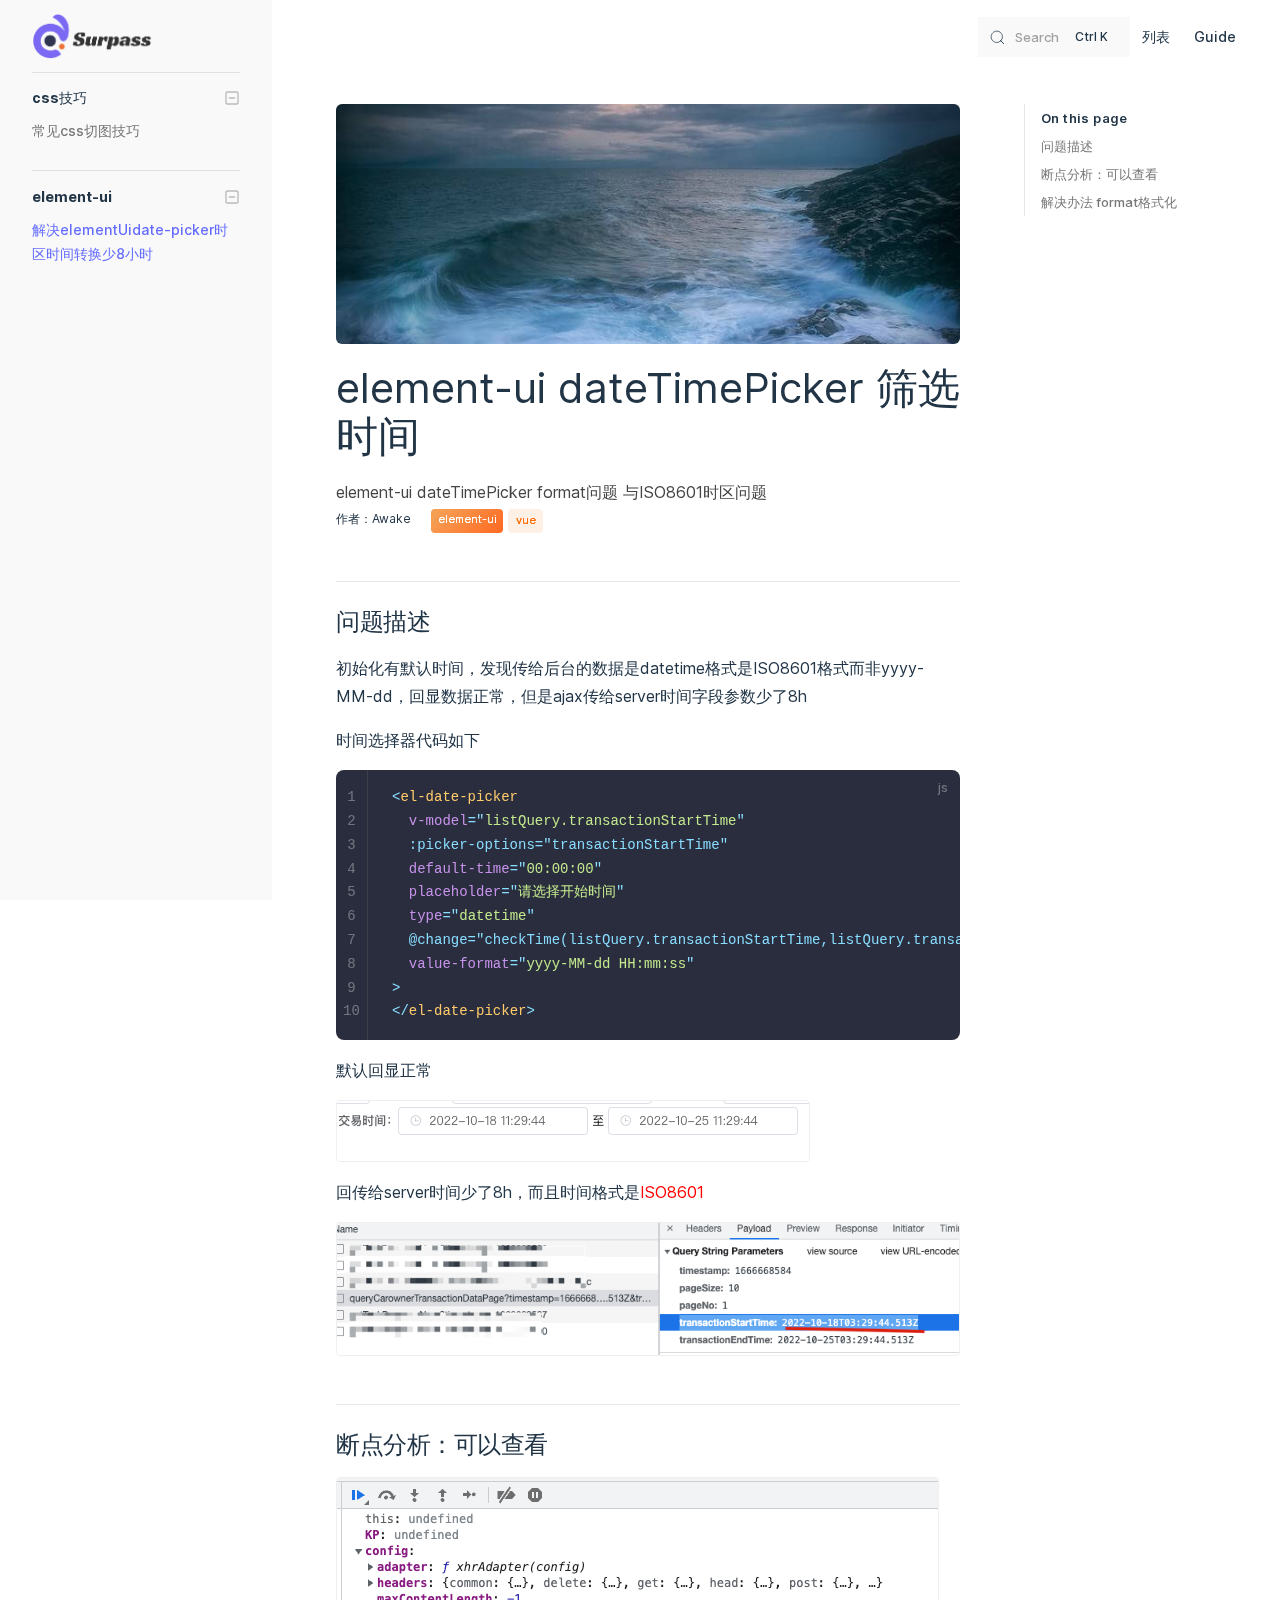
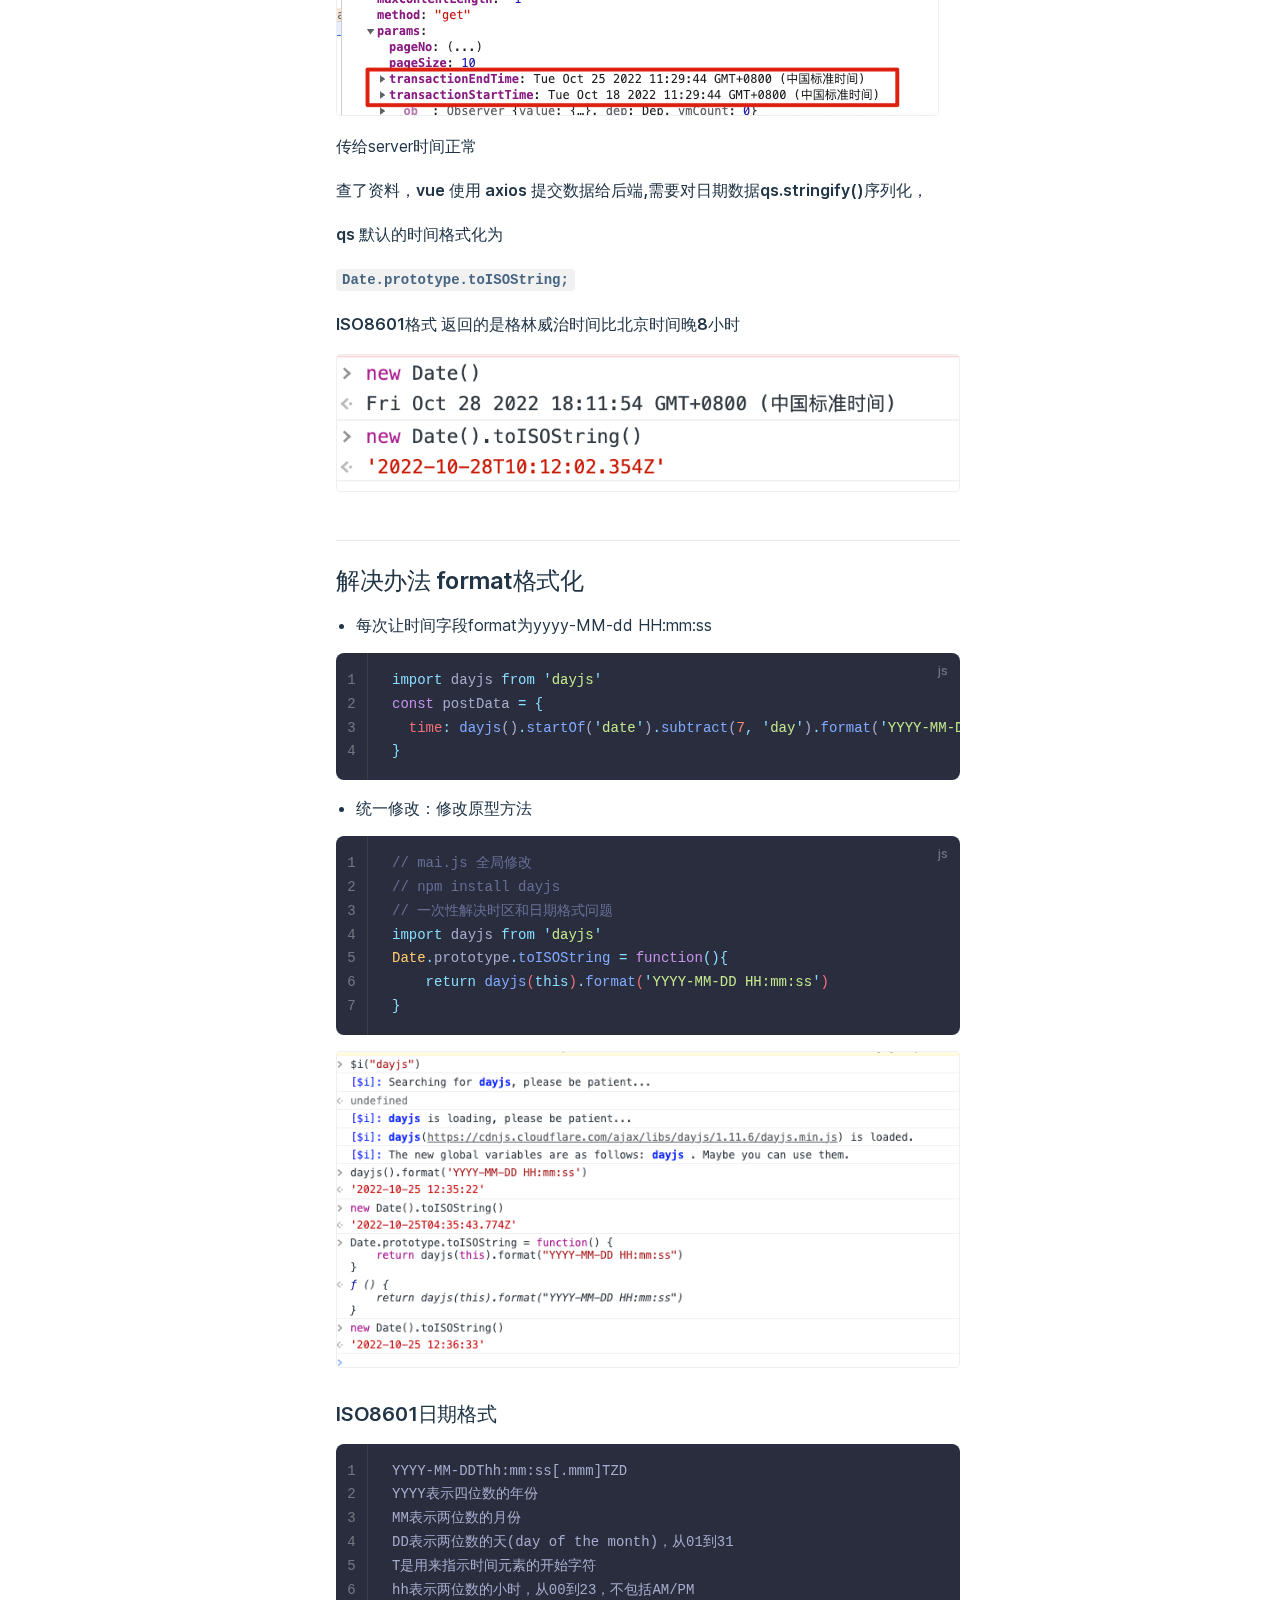
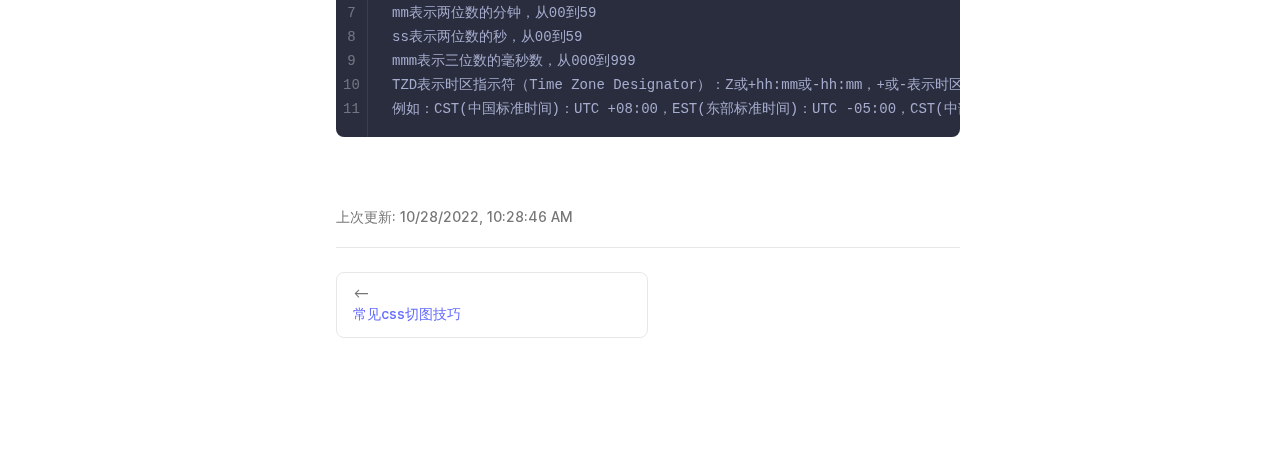
<file: element-ui/解决elementUidate-picker时区时间转换少8小时.html>
<!DOCTYPE html>
<html lang="en-US">
  <head>
    <meta charset="utf-8">
    <meta name="viewport" content="width=device-width,initial-scale=1">
    <title>element-ui dateTimePicker 筛选时间 | VitePress</title>
    <meta name="description" content="Just playing around.">
    <link rel="stylesheet" href="/assets/style.7938c7c5.css">
    <link rel="modulepreload" href="/assets/chunks/virtual_search-data.4d1b2888.js">
    <link rel="modulepreload" href="/assets/app.06b4dc71.js">
    <link rel="modulepreload" href="/assets/element-ui_解决elementUidate-picker时区时间转换少8小时.md.6d000c61.lean.js">
    
    
  </head>
  <body>
    <div id="app"><div class="Layout" data-v-c6a644e1><!--[--><!--]--><!--[--><span tabindex="-1" data-v-151f2593></span><a href="#VPContent" class="VPSkipLink visually-hidden" data-v-151f2593> Skip to content </a><!--]--><!----><header class="VPNav" data-v-c6a644e1 data-v-a50780ff><div class="VPNavBar has-sidebar" data-v-a50780ff data-v-6f1d18b5><div class="container" data-v-6f1d18b5><div class="VPNavBarTitle has-sidebar" data-v-6f1d18b5 data-v-d5925166><a class="title" href="/" data-v-d5925166><!--[--><!--]--><!--[--><img class="VPImage logo" src="/logo/logo.png" alt data-v-b7ac6bd3><!--]--><!----><!--[--><!--]--></a></div><div class="content" data-v-6f1d18b5><!--[--><!--]--><div class="VPNavBarSearch search" data-v-6f1d18b5><!--teleport start--><!--teleport end--><div id="docsearch"><button type="button" class="DocSearch DocSearch-Button" aria-label="Search"><span class="DocSearch-Button-Container"><svg width="20" height="20" class="DocSearch-Search-Icon" viewBox="0 0 20 20"><path d="M14.386 14.386l4.0877 4.0877-4.0877-4.0877c-2.9418 2.9419-7.7115 2.9419-10.6533 0-2.9419-2.9418-2.9419-7.7115 0-10.6533 2.9418-2.9419 7.7115-2.9419 10.6533 0 2.9419 2.9418 2.9419 7.7115 0 10.6533z" stroke="currentColor" fill="none" fill-rule="evenodd" stroke-linecap="round" stroke-linejoin="round"></path></svg><span class="DocSearch-Button-Placeholder">Search</span></span><span class="DocSearch-Button-Keys"><span class="DocSearch-Button-Key">Meta</span><span class="DocSearch-Button-Key">K</span></span></button></div></div><nav aria-labelledby="main-nav-aria-label" class="VPNavBarMenu menu" data-v-6f1d18b5 data-v-f83db6ba><span id="main-nav-aria-label" class="visually-hidden" data-v-f83db6ba>Main Navigation</span><!--[--><!--[--><a class="VPLink link VPNavBarMenuLink" href="/list.html" data-v-f83db6ba data-v-47a2263e data-v-3c355974><!--[-->列表<!--]--><!----></a><!--]--><!--[--><a class="VPLink link VPNavBarMenuLink" href="/guide.html" data-v-f83db6ba data-v-47a2263e data-v-3c355974><!--[-->Guide<!--]--><!----></a><!--]--><!--]--></nav><!----><!----><!----><!----><!--[--><!--]--><button type="button" class="VPNavBarHamburger hamburger" aria-label="mobile navigation" aria-expanded="false" aria-controls="VPNavScreen" data-v-6f1d18b5 data-v-e5dd9c1c><span class="container" data-v-e5dd9c1c><span class="top" data-v-e5dd9c1c></span><span class="middle" data-v-e5dd9c1c></span><span class="bottom" data-v-e5dd9c1c></span></span></button></div></div></div><!----></header><div class="VPLocalNav" data-v-c6a644e1 data-v-b6162a8b><button class="menu" aria-expanded="false" aria-controls="VPSidebarNav" data-v-b6162a8b><svg xmlns="http://www.w3.org/2000/svg" aria-hidden="true" focusable="false" viewbox="0 0 24 24" class="menu-icon" data-v-b6162a8b><path d="M17,11H3c-0.6,0-1-0.4-1-1s0.4-1,1-1h14c0.6,0,1,0.4,1,1S17.6,11,17,11z"></path><path d="M21,7H3C2.4,7,2,6.6,2,6s0.4-1,1-1h18c0.6,0,1,0.4,1,1S21.6,7,21,7z"></path><path d="M21,15H3c-0.6,0-1-0.4-1-1s0.4-1,1-1h18c0.6,0,1,0.4,1,1S21.6,15,21,15z"></path><path d="M17,19H3c-0.6,0-1-0.4-1-1s0.4-1,1-1h14c0.6,0,1,0.4,1,1S17.6,19,17,19z"></path></svg><span class="menu-text" data-v-b6162a8b>Menu</span></button><a class="top-link" href="#" data-v-b6162a8b> Return to top </a></div><aside class="VPSidebar" data-v-c6a644e1 data-v-0f9e7c6e><nav class="nav" id="VPSidebarNav" aria-labelledby="sidebar-aria-label" tabindex="-1" data-v-0f9e7c6e><span class="visually-hidden" id="sidebar-aria-label" data-v-0f9e7c6e> Sidebar Navigation </span><!--[--><div class="group" data-v-0f9e7c6e><section class="VPSidebarGroup collapsible" data-v-0f9e7c6e data-v-6e45c352><div class="title" role="button" data-v-6e45c352><h2 class="title-text" data-v-6e45c352>css技巧</h2><div class="action" data-v-6e45c352><svg xmlns="http://www.w3.org/2000/svg" xmlns:xlink="http://www.w3.org/1999/xlink" viewbox="0 0 24 24" class="icon minus" data-v-6e45c352><path d="M19,2H5C3.3,2,2,3.3,2,5v14c0,1.7,1.3,3,3,3h14c1.7,0,3-1.3,3-3V5C22,3.3,20.7,2,19,2zM20,19c0,0.6-0.4,1-1,1H5c-0.6,0-1-0.4-1-1V5c0-0.6,0.4-1,1-1h14c0.6,0,1,0.4,1,1V19z"></path><path d="M16,11H8c-0.6,0-1,0.4-1,1s0.4,1,1,1h8c0.6,0,1-0.4,1-1S16.6,11,16,11z"></path></svg><svg version="1.1" xmlns="http://www.w3.org/2000/svg" viewbox="0 0 24 24" class="icon plus" data-v-6e45c352><path d="M19,2H5C3.3,2,2,3.3,2,5v14c0,1.7,1.3,3,3,3h14c1.7,0,3-1.3,3-3V5C22,3.3,20.7,2,19,2z M20,19c0,0.6-0.4,1-1,1H5c-0.6,0-1-0.4-1-1V5c0-0.6,0.4-1,1-1h14c0.6,0,1,0.4,1,1V19z"></path><path d="M16,11h-3V8c0-0.6-0.4-1-1-1s-1,0.4-1,1v3H8c-0.6,0-1,0.4-1,1s0.4,1,1,1h3v3c0,0.6,0.4,1,1,1s1-0.4,1-1v-3h3c0.6,0,1-0.4,1-1S16.6,11,16,11z"></path></svg></div></div><div class="items" data-v-6e45c352><!--[--><!--[--><a class="VPLink link link" href="/css%E6%8A%80%E5%B7%A7/%E5%B8%B8%E8%A7%81css%E5%88%87%E5%9B%BE%E6%8A%80%E5%B7%A7.html" style="padding-left:0px;" data-v-36b976d1 data-v-3c355974><!--[--><span class="link-text" data-v-36b976d1>常见css切图技巧</span><!--]--><!----></a><!----><!--]--><!--]--></div></section></div><div class="group" data-v-0f9e7c6e><section class="VPSidebarGroup collapsible" data-v-0f9e7c6e data-v-6e45c352><div class="title" role="button" data-v-6e45c352><h2 class="title-text" data-v-6e45c352>element-ui</h2><div class="action" data-v-6e45c352><svg xmlns="http://www.w3.org/2000/svg" xmlns:xlink="http://www.w3.org/1999/xlink" viewbox="0 0 24 24" class="icon minus" data-v-6e45c352><path d="M19,2H5C3.3,2,2,3.3,2,5v14c0,1.7,1.3,3,3,3h14c1.7,0,3-1.3,3-3V5C22,3.3,20.7,2,19,2zM20,19c0,0.6-0.4,1-1,1H5c-0.6,0-1-0.4-1-1V5c0-0.6,0.4-1,1-1h14c0.6,0,1,0.4,1,1V19z"></path><path d="M16,11H8c-0.6,0-1,0.4-1,1s0.4,1,1,1h8c0.6,0,1-0.4,1-1S16.6,11,16,11z"></path></svg><svg version="1.1" xmlns="http://www.w3.org/2000/svg" viewbox="0 0 24 24" class="icon plus" data-v-6e45c352><path d="M19,2H5C3.3,2,2,3.3,2,5v14c0,1.7,1.3,3,3,3h14c1.7,0,3-1.3,3-3V5C22,3.3,20.7,2,19,2z M20,19c0,0.6-0.4,1-1,1H5c-0.6,0-1-0.4-1-1V5c0-0.6,0.4-1,1-1h14c0.6,0,1,0.4,1,1V19z"></path><path d="M16,11h-3V8c0-0.6-0.4-1-1-1s-1,0.4-1,1v3H8c-0.6,0-1,0.4-1,1s0.4,1,1,1h3v3c0,0.6,0.4,1,1,1s1-0.4,1-1v-3h3c0.6,0,1-0.4,1-1S16.6,11,16,11z"></path></svg></div></div><div class="items" data-v-6e45c352><!--[--><!--[--><a class="VPLink link link active" href="/element-ui/%E8%A7%A3%E5%86%B3elementUidate-picker%E6%97%B6%E5%8C%BA%E6%97%B6%E9%97%B4%E8%BD%AC%E6%8D%A2%E5%B0%918%E5%B0%8F%E6%97%B6.html" style="padding-left:0px;" data-v-36b976d1 data-v-3c355974><!--[--><span class="link-text" data-v-36b976d1>解决elementUidate-picker时区时间转换少8小时</span><!--]--><!----></a><!----><!--]--><!--]--></div></section></div><!--]--></nav></aside><div class="VPContent has-sidebar" id="VPContent" data-v-c6a644e1 data-v-d981fe29><div class="VPDoc has-sidebar has-aside" data-v-d981fe29 data-v-cfb513e0><div class="container" data-v-cfb513e0><div class="aside" data-v-cfb513e0><div class="aside-curtain" data-v-cfb513e0></div><div class="aside-container" data-v-cfb513e0><div class="aside-content" data-v-cfb513e0><div class="VPDocAside" data-v-cfb513e0 data-v-afc4c1a1><!--[--><!--]--><!--[--><!--]--><div class="VPDocAsideOutline" data-v-afc4c1a1 data-v-2865c0b0><div class="content" data-v-2865c0b0><div class="outline-marker" data-v-2865c0b0></div><div class="outline-title" data-v-2865c0b0>On this page</div><nav aria-labelledby="doc-outline-aria-label" data-v-2865c0b0><span class="visually-hidden" id="doc-outline-aria-label" data-v-2865c0b0> Table of Contents for current page </span><ul class="root" data-v-2865c0b0 data-v-1188541a><!--[--><!--]--></ul></nav></div></div><!--[--><!--]--><div class="spacer" data-v-afc4c1a1></div><!--[--><!--]--><!----><!--[--><!--]--><!--[--><!--]--></div></div></div></div><div class="content" data-v-cfb513e0><div class="content-container" data-v-cfb513e0><!--[--><!--[--><!--[--><!--[--><div class="poster" style="background-image:url(/poster/ocean.jpg);"></div><div class="poster-title"><h2>element-ui dateTimePicker 筛选时间</h2><p class="desc">element-ui dateTimePicker format问题 与ISO8601时区问题</p><p class="subtitle">作者：Awake</p><div class="tags"><!--[--><span class="tag jb-yellow">element-ui</span><span class="tag c-yellow">vue</span><!--]--></div></div><!--]--><!--]--><!--]--><!--]--><main class="main" data-v-cfb513e0><div style="position:relative;" class="vp-doc _element-ui_%E8%A7%A3%E5%86%B3elementUidate-picker%E6%97%B6%E5%8C%BA%E6%97%B6%E9%97%B4%E8%BD%AC%E6%8D%A2%E5%B0%918%E5%B0%8F%E6%97%B6" data-v-cfb513e0><div><h2 id="问题描述" tabindex="-1">问题描述 <a class="header-anchor" href="#问题描述" aria-hidden="true">#</a></h2><p>初始化有默认时间，发现传给后台的数据是datetime格式是ISO8601格式而非yyyy-MM-dd，回显数据正常，但是ajax传给server时间字段参数少了8h</p><p>时间选择器代码如下</p><div class="language-js line-numbers-mode"><button title="Copy Code" class="copy"></button><span class="lang">js</span><pre class="shiki"><code><span class="line"><span style="color:#89DDFF;">&lt;</span><span style="color:#FFCB6B;">el-date-picker</span></span>
<span class="line"><span style="color:#89DDFF;">  </span><span style="color:#C792EA;">v-model</span><span style="color:#89DDFF;">=</span><span style="color:#89DDFF;">&quot;</span><span style="color:#C3E88D;">listQuery.transactionStartTime</span><span style="color:#89DDFF;">&quot;</span></span>
<span class="line"><span style="color:#89DDFF;">  :picker-options=&quot;transactionStartTime&quot;</span></span>
<span class="line"><span style="color:#89DDFF;">  </span><span style="color:#C792EA;">default-time</span><span style="color:#89DDFF;">=</span><span style="color:#89DDFF;">&quot;</span><span style="color:#C3E88D;">00:00:00</span><span style="color:#89DDFF;">&quot;</span></span>
<span class="line"><span style="color:#89DDFF;">  </span><span style="color:#C792EA;">placeholder</span><span style="color:#89DDFF;">=</span><span style="color:#89DDFF;">&quot;</span><span style="color:#C3E88D;">请选择开始时间</span><span style="color:#89DDFF;">&quot;</span></span>
<span class="line"><span style="color:#89DDFF;">  </span><span style="color:#C792EA;">type</span><span style="color:#89DDFF;">=</span><span style="color:#89DDFF;">&quot;</span><span style="color:#C3E88D;">datetime</span><span style="color:#89DDFF;">&quot;</span></span>
<span class="line"><span style="color:#89DDFF;">  @change=&quot;checkTime(listQuery.transactionStartTime,listQuery.transactionEndTime, </span><span style="color:#89DDFF;">&#39;</span><span style="color:#C3E88D;">transactionStartTime</span><span style="color:#89DDFF;">&#39;</span><span style="color:#89DDFF;">,&#39;transactionEndTime&#39;)&quot;</span></span>
<span class="line"><span style="color:#89DDFF;">  </span><span style="color:#C792EA;">value-format</span><span style="color:#89DDFF;">=</span><span style="color:#89DDFF;">&quot;</span><span style="color:#C3E88D;">yyyy-MM-dd HH:mm:ss</span><span style="color:#89DDFF;">&quot;</span></span>
<span class="line"><span style="color:#89DDFF;">&gt;</span></span>
<span class="line"><span style="color:#89DDFF;">&lt;/</span><span style="color:#FFCB6B;">el-date-picker</span><span style="color:#89DDFF;">&gt;</span></span>
<span class="line"></span></code></pre><div class="line-numbers-wrapper"><span class="line-number">1</span><br><span class="line-number">2</span><br><span class="line-number">3</span><br><span class="line-number">4</span><br><span class="line-number">5</span><br><span class="line-number">6</span><br><span class="line-number">7</span><br><span class="line-number">8</span><br><span class="line-number">9</span><br><span class="line-number">10</span><br></div></div><p><strong>默认回显正常</strong></p><p><img src="/elementUI/1.png" alt="image-20221025113036257"></p><p>回传给server时间少了8h，而且时间格式是<!----></p><p><img src="/elementUI/2.png" alt="image-20221025113018437"></p><h2 id="断点分析：可以查看" tabindex="-1">断点分析：可以查看 <a class="header-anchor" href="#断点分析：可以查看" aria-hidden="true">#</a></h2><p><img src="/elementUI/3.png" alt="image-20221025113932544"></p><p>传给server时间正常</p><p>查了资料，<strong>vue 使用 axios 提交数据给后端,需要对日期数据qs.stringify()序列化，</strong></p><p><strong>qs 默认的时间格式化为</strong></p><p><strong><code>Date.prototype.toISOString;</code></strong></p><p><strong>ISO8601格式 返回的是格林威治时间比北京时间晚8小时</strong></p><p><img src="/elementUI/4.png" alt="image-20221025121833154"></p><h2 id="解决办法-format格式化" tabindex="-1">解决办法 format格式化 <a class="header-anchor" href="#解决办法-format格式化" aria-hidden="true">#</a></h2><ul><li>每次让时间字段format为yyyy-MM-dd HH:mm:ss</li></ul><div class="language-js line-numbers-mode"><button title="Copy Code" class="copy"></button><span class="lang">js</span><pre class="shiki"><code><span class="line"><span style="color:#89DDFF;">import</span><span style="color:#A6ACCD;"> dayjs </span><span style="color:#89DDFF;">from</span><span style="color:#A6ACCD;"> </span><span style="color:#89DDFF;">&#39;</span><span style="color:#C3E88D;">dayjs</span><span style="color:#89DDFF;">&#39;</span></span>
<span class="line"><span style="color:#C792EA;">const</span><span style="color:#A6ACCD;"> postData </span><span style="color:#89DDFF;">=</span><span style="color:#A6ACCD;"> </span><span style="color:#89DDFF;">{</span></span>
<span class="line"><span style="color:#A6ACCD;">  </span><span style="color:#F07178;">time</span><span style="color:#89DDFF;">:</span><span style="color:#A6ACCD;"> </span><span style="color:#82AAFF;">dayjs</span><span style="color:#A6ACCD;">()</span><span style="color:#89DDFF;">.</span><span style="color:#82AAFF;">startOf</span><span style="color:#A6ACCD;">(</span><span style="color:#89DDFF;">&#39;</span><span style="color:#C3E88D;">date</span><span style="color:#89DDFF;">&#39;</span><span style="color:#A6ACCD;">)</span><span style="color:#89DDFF;">.</span><span style="color:#82AAFF;">subtract</span><span style="color:#A6ACCD;">(</span><span style="color:#F78C6C;">7</span><span style="color:#89DDFF;">,</span><span style="color:#A6ACCD;"> </span><span style="color:#89DDFF;">&#39;</span><span style="color:#C3E88D;">day</span><span style="color:#89DDFF;">&#39;</span><span style="color:#A6ACCD;">)</span><span style="color:#89DDFF;">.</span><span style="color:#82AAFF;">format</span><span style="color:#A6ACCD;">(</span><span style="color:#89DDFF;">&#39;</span><span style="color:#C3E88D;">YYYY-MM-DD HH:mm:ss</span><span style="color:#89DDFF;">&#39;</span><span style="color:#A6ACCD;">)</span><span style="color:#89DDFF;">,</span></span>
<span class="line"><span style="color:#89DDFF;">}</span></span>
<span class="line"></span></code></pre><div class="line-numbers-wrapper"><span class="line-number">1</span><br><span class="line-number">2</span><br><span class="line-number">3</span><br><span class="line-number">4</span><br></div></div><ul><li>统一修改：修改原型方法</li></ul><div class="language-js line-numbers-mode"><button title="Copy Code" class="copy"></button><span class="lang">js</span><pre class="shiki"><code><span class="line"><span style="color:#676E95;">// mai.js 全局修改</span></span>
<span class="line"><span style="color:#676E95;">// npm install dayjs</span></span>
<span class="line"><span style="color:#676E95;">// 一次性解决时区和日期格式问题</span></span>
<span class="line"><span style="color:#89DDFF;">import</span><span style="color:#A6ACCD;"> dayjs </span><span style="color:#89DDFF;">from</span><span style="color:#A6ACCD;"> </span><span style="color:#89DDFF;">&#39;</span><span style="color:#C3E88D;">dayjs</span><span style="color:#89DDFF;">&#39;</span></span>
<span class="line"><span style="color:#FFCB6B;">Date</span><span style="color:#89DDFF;">.</span><span style="color:#A6ACCD;">prototype</span><span style="color:#89DDFF;">.</span><span style="color:#82AAFF;">toISOString</span><span style="color:#A6ACCD;"> </span><span style="color:#89DDFF;">=</span><span style="color:#A6ACCD;"> </span><span style="color:#C792EA;">function</span><span style="color:#89DDFF;">(){</span><span style="color:#F07178;"> </span></span>
<span class="line"><span style="color:#F07178;">    </span><span style="color:#89DDFF;">return</span><span style="color:#F07178;"> </span><span style="color:#82AAFF;">dayjs</span><span style="color:#F07178;">(</span><span style="color:#89DDFF;">this</span><span style="color:#F07178;">)</span><span style="color:#89DDFF;">.</span><span style="color:#82AAFF;">format</span><span style="color:#F07178;">(</span><span style="color:#89DDFF;">&#39;</span><span style="color:#C3E88D;">YYYY-MM-DD HH:mm:ss</span><span style="color:#89DDFF;">&#39;</span><span style="color:#F07178;">)</span></span>
<span class="line"><span style="color:#89DDFF;">}</span><span style="color:#A6ACCD;"> </span></span>
<span class="line"></span></code></pre><div class="line-numbers-wrapper"><span class="line-number">1</span><br><span class="line-number">2</span><br><span class="line-number">3</span><br><span class="line-number">4</span><br><span class="line-number">5</span><br><span class="line-number">6</span><br><span class="line-number">7</span><br></div></div><p><img src="/elementUI/5.png" alt="image-20221025123655372"></p><h3 id="iso8601日期格式" tabindex="-1">ISO8601日期格式 <a class="header-anchor" href="#iso8601日期格式" aria-hidden="true">#</a></h3><div class="language- line-numbers-mode"><button title="Copy Code" class="copy"></button><span class="lang"></span><pre class="shiki"><code><span class="line"><span style="color:#A6ACCD;">YYYY-MM-DDThh:mm:ss[.mmm]TZD</span></span>
<span class="line"><span style="color:#A6ACCD;">YYYY表示四位数的年份</span></span>
<span class="line"><span style="color:#A6ACCD;">MM表示两位数的月份</span></span>
<span class="line"><span style="color:#A6ACCD;">DD表示两位数的天(day of the month)，从01到31</span></span>
<span class="line"><span style="color:#A6ACCD;">T是用来指示时间元素的开始字符</span></span>
<span class="line"><span style="color:#A6ACCD;">hh表示两位数的小时，从00到23，不包括AM/PM</span></span>
<span class="line"><span style="color:#A6ACCD;">mm表示两位数的分钟，从00到59</span></span>
<span class="line"><span style="color:#A6ACCD;">ss表示两位数的秒，从00到59</span></span>
<span class="line"><span style="color:#A6ACCD;">mmm表示三位数的毫秒数，从000到999</span></span>
<span class="line"><span style="color:#A6ACCD;">TZD表示时区指示符（Time Zone Designator）：Z或+hh:mm或-hh:mm，+或-表示时区距离UTC(世界标准时间)时区多远。</span></span>
<span class="line"><span style="color:#A6ACCD;">例如：CST(中国标准时间)：UTC +08:00，EST(东部标准时间)：UTC -05:00，CST(中部标准时间)：UTC -06:00。</span></span>
<span class="line"><span style="color:#A6ACCD;"></span></span></code></pre><div class="line-numbers-wrapper"><span class="line-number">1</span><br><span class="line-number">2</span><br><span class="line-number">3</span><br><span class="line-number">4</span><br><span class="line-number">5</span><br><span class="line-number">6</span><br><span class="line-number">7</span><br><span class="line-number">8</span><br><span class="line-number">9</span><br><span class="line-number">10</span><br><span class="line-number">11</span><br></div></div></div></div></main><!--[--><!--]--><footer class="VPDocFooter" data-v-cfb513e0 data-v-a54a85bd><div class="edit-info" data-v-a54a85bd><!----><div class="last-updated" data-v-a54a85bd><p class="VPLastUpdated" data-v-a54a85bd data-v-f7d51a9c>上次更新: <time datatime="2022-10-28T10:28:46.000Z" data-v-f7d51a9c></time></p></div></div><div class="prev-next" data-v-a54a85bd><div class="pager" data-v-a54a85bd><a class="pager-link prev" href="/css%E6%8A%80%E5%B7%A7/%E5%B8%B8%E8%A7%81css%E5%88%87%E5%9B%BE%E6%8A%80%E5%B7%A7.html" data-v-a54a85bd><span class="desc" data-v-a54a85bd>&lt;--</span><span class="title" data-v-a54a85bd>常见css切图技巧</span></a></div><div class="has-prev pager" data-v-a54a85bd><!----></div></div></footer><!--[--><!--]--></div></div></div></div></div><footer class="VPFooter has-sidebar" data-v-c6a644e1 data-v-9f24cc86><div class="container" data-v-9f24cc86><p class="message" data-v-9f24cc86>Powered by awake</p><p class="copyright" data-v-9f24cc86>Copyright © 2022-present</p></div></footer><!--[--><!--]--></div></div>
    <script>__VP_HASH_MAP__ = JSON.parse("{\"css技巧_常见css切图技巧.md\":\"96095238\",\"element-ui_解决elementuidate-picker时区时间转换少8小时.md\":\"6d000c61\",\"guide.md\":\"51270a4c\",\"index.md\":\"aa962cc3\",\"list.md\":\"12297a7a\"}")</script>
    <script type="module" async src="/assets/app.06b4dc71.js"></script>
    
  </body>
</html>
</file>
<file: assets/style.7938c7c5.css>
@font-face{font-family:Inter var;font-weight:100 900;font-display:swap;font-style:normal;font-named-instance:"Regular";src:url(/assets/inter-roman-cyrillic.5f2c6c8c.woff2) format("woff2");unicode-range:U+0301,U+0400-045F,U+0490-0491,U+04B0-04B1,U+2116}@font-face{font-family:Inter var;font-weight:100 900;font-display:swap;font-style:normal;font-named-instance:"Regular";src:url(/assets/inter-roman-cyrillic-ext.e75737ce.woff2) format("woff2");unicode-range:U+0460-052F,U+1C80-1C88,U+20B4,U+2DE0-2DFF,U+A640-A69F,U+FE2E-FE2F}@font-face{font-family:Inter var;font-weight:100 900;font-display:swap;font-style:normal;font-named-instance:"Regular";src:url(/assets/inter-roman-greek.d5a6d92a.woff2) format("woff2");unicode-range:U+0370-03FF}@font-face{font-family:Inter var;font-weight:100 900;font-display:swap;font-style:normal;font-named-instance:"Regular";src:url(/assets/inter-roman-greek-ext.ab0619bc.woff2) format("woff2");unicode-range:U+1F00-1FFF}@font-face{font-family:Inter var;font-weight:100 900;font-display:swap;font-style:normal;font-named-instance:"Regular";src:url(/assets/inter-roman-latin.2ed14f66.woff2) format("woff2");unicode-range:U+0000-00FF,U+0131,U+0152-0153,U+02BB-02BC,U+02C6,U+02DA,U+02DC,U+2000-206F,U+2074,U+20AC,U+2122,U+2191,U+2193,U+2212,U+2215,U+FEFF,U+FFFD}@font-face{font-family:Inter var;font-weight:100 900;font-display:swap;font-style:normal;font-named-instance:"Regular";src:url(/assets/inter-roman-latin-ext.0030eebd.woff2) format("woff2");unicode-range:U+0100-024F,U+0259,U+1E00-1EFF,U+2020,U+20A0-20AB,U+20AD-20CF,U+2113,U+2C60-2C7F,U+A720-A7FF}@font-face{font-family:Inter var;font-weight:100 900;font-display:swap;font-style:normal;font-named-instance:"Regular";src:url(/assets/inter-roman-vietnamese.14ce25a6.woff2) format("woff2");unicode-range:U+0102-0103,U+0110-0111,U+0128-0129,U+0168-0169,U+01A0-01A1,U+01AF-01B0,U+1EA0-1EF9,U+20AB}@font-face{font-family:Inter var;font-weight:100 900;font-display:swap;font-style:italic;font-named-instance:"Italic";src:url(/assets/inter-italic-cyrillic.ea42a392.woff2) format("woff2");unicode-range:U+0301,U+0400-045F,U+0490-0491,U+04B0-04B1,U+2116}@font-face{font-family:Inter var;font-weight:100 900;font-display:swap;font-style:italic;font-named-instance:"Italic";src:url(/assets/inter-italic-cyrillic-ext.33bd5a8e.woff2) format("woff2");unicode-range:U+0460-052F,U+1C80-1C88,U+20B4,U+2DE0-2DFF,U+A640-A69F,U+FE2E-FE2F}@font-face{font-family:Inter var;font-weight:100 900;font-display:swap;font-style:italic;font-named-instance:"Italic";src:url(/assets/inter-italic-greek.8f4463c4.woff2) format("woff2");unicode-range:U+0370-03FF}@font-face{font-family:Inter var;font-weight:100 900;font-display:swap;font-style:italic;font-named-instance:"Italic";src:url(/assets/inter-italic-greek-ext.4fbe9427.woff2) format("woff2");unicode-range:U+1F00-1FFF}@font-face{font-family:Inter var;font-weight:100 900;font-display:swap;font-style:italic;font-named-instance:"Italic";src:url(/assets/inter-italic-latin.bd3b6f56.woff2) format("woff2");unicode-range:U+0000-00FF,U+0131,U+0152-0153,U+02BB-02BC,U+02C6,U+02DA,U+02DC,U+2000-206F,U+2074,U+20AC,U+2122,U+2191,U+2193,U+2212,U+2215,U+FEFF,U+FFFD}@font-face{font-family:Inter var;font-weight:100 900;font-display:swap;font-style:italic;font-named-instance:"Italic";src:url(/assets/inter-italic-latin-ext.bd8920cc.woff2) format("woff2");unicode-range:U+0100-024F,U+0259,U+1E00-1EFF,U+2020,U+20A0-20AB,U+20AD-20CF,U+2113,U+2C60-2C7F,U+A720-A7FF}@font-face{font-family:Inter var;font-weight:100 900;font-display:swap;font-style:italic;font-named-instance:"Italic";src:url(/assets/inter-italic-vietnamese.6ce511fb.woff2) format("woff2");unicode-range:U+0102-0103,U+0110-0111,U+0128-0129,U+0168-0169,U+01A0-01A1,U+01AF-01B0,U+1EA0-1EF9,U+20AB}@font-face{font-family:Inter var experimental;font-weight:100 900;font-display:swap;font-style:oblique 0deg 10deg;src:url(/assets/inter-cyrillic.f8750142.woff2) format("woff2");unicode-range:U+0301,U+0400-045F,U+0490-0491,U+04B0-04B1,U+2116}@font-face{font-family:Inter var experimental;font-weight:100 900;font-display:swap;font-style:oblique 0deg 10deg;src:url(/assets/inter-cyrillic-ext.0877b0d9.woff2) format("woff2");unicode-range:U+0460-052F,U+1C80-1C88,U+20B4,U+2DE0-2DFF,U+A640-A69F,U+FE2E-FE2F}@font-face{font-family:Inter var experimental;font-weight:100 900;font-display:swap;font-style:oblique 0deg 10deg;src:url(/assets/inter-greek.117e1956.woff2) format("woff2");unicode-range:U+0370-03FF}@font-face{font-family:Inter var experimental;font-weight:100 900;font-display:swap;font-style:oblique 0deg 10deg;src:url(/assets/inter-greek-ext.3e6f6728.woff2) format("woff2");unicode-range:U+1F00-1FFF}@font-face{font-family:Inter var experimental;font-weight:100 900;font-display:swap;font-style:oblique 0deg 10deg;src:url(/assets/inter-latin.4fe6132f.woff2) format("woff2");unicode-range:U+0000-00FF,U+0131,U+0152-0153,U+02BB-02BC,U+02C6,U+02DA,U+02DC,U+2000-206F,U+2074,U+20AC,U+2122,U+2191,U+2193,U+2212,U+2215,U+FEFF,U+FFFD}@font-face{font-family:Inter var experimental;font-weight:100 900;font-display:swap;font-style:oblique 0deg 10deg;src:url(/assets/inter-latin-ext.7cc429bc.woff2) format("woff2");unicode-range:U+0100-024F,U+0259,U+1E00-1EFF,U+2020,U+20A0-20AB,U+20AD-20CF,U+2113,U+2C60-2C7F,U+A720-A7FF}@font-face{font-family:Inter var experimental;font-weight:100 900;font-display:swap;font-style:oblique 0deg 10deg;src:url(/assets/inter-vietnamese.2c644a25.woff2) format("woff2");unicode-range:U+0102-0103,U+0110-0111,U+0128-0129,U+0168-0169,U+01A0-01A1,U+01AF-01B0,U+1EA0-1EF9,U+20AB}:root{--vp-c-white: #ffffff;--vp-c-white-soft: #f9f9f9;--vp-c-white-mute: #f1f1f1;--vp-c-black: #1a1a1a;--vp-c-black-pure: #000000;--vp-c-black-soft: #242424;--vp-c-black-mute: #2f2f2f;--vp-c-gray: #8e8e8e;--vp-c-gray-light-1: #aeaeae;--vp-c-gray-light-2: #c7c7c7;--vp-c-gray-light-3: #d1d1d1;--vp-c-gray-light-4: #e5e5e5;--vp-c-gray-light-5: #f2f2f2;--vp-c-gray-dark-1: #636363;--vp-c-gray-dark-2: #484848;--vp-c-gray-dark-3: #3a3a3a;--vp-c-gray-dark-4: #282828;--vp-c-gray-dark-5: #202020;--vp-c-divider-light-1: rgba(60, 60, 60, .29);--vp-c-divider-light-2: rgba(60, 60, 60, .12);--vp-c-divider-dark-1: rgba(84, 84, 84, .65);--vp-c-divider-dark-2: rgba(84, 84, 84, .48);--vp-c-text-light-1: var(--vp-c-indigo);--vp-c-text-light-2: rgba(60, 60, 60, .7);--vp-c-text-light-3: rgba(60, 60, 60, .33);--vp-c-text-light-4: rgba(60, 60, 60, .18);--vp-c-text-dark-1: rgba(255, 255, 255, .87);--vp-c-text-dark-2: rgba(235, 235, 235, .6);--vp-c-text-dark-3: rgba(235, 235, 235, .38);--vp-c-text-dark-4: rgba(235, 235, 235, .18);--vp-c-indigo: #213547;--vp-c-indigo-soft: #476582;--vp-c-indigo-light: #aac8e4;--vp-c-indigo-lighter: #c9def1;--vp-c-indigo-dark: #1d2f3f;--vp-c-indigo-darker: #14212e;--vp-c-green: #42b883;--vp-c-green-light: #42d392;--vp-c-green-lighter: #35eb9a;--vp-c-green-dark: #33a06f;--vp-c-green-darker: #155f3e;--vp-c-green-dimm-1: rgba(66, 184, 131, .5);--vp-c-green-dimm-2: rgba(66, 184, 131, .25);--vp-c-green-dimm-3: rgba(66, 184, 131, .05);--vp-c-yellow: #ffc517;--vp-c-yellow-light: #fcd253;--vp-c-yellow-lighter: #fcfc7c;--vp-c-yellow-dark: #e0ad15;--vp-c-yellow-darker: #ad850e;--vp-c-yellow-dimm-1: rgba(255, 197, 23, .5);--vp-c-yellow-dimm-2: rgba(255, 197, 23, .25);--vp-c-yellow-dimm-3: rgba(255, 197, 23, .05);--vp-c-red: #ed3c50;--vp-c-red-light: #f54e82;--vp-c-red-lighter: #fd1d7c;--vp-c-red-dark: #cd2d3f;--vp-c-red-darker: #ab2131;--vp-c-red-dimm-1: rgba(237, 60, 80, .5);--vp-c-red-dimm-2: rgba(237, 60, 80, .25);--vp-c-red-dimm-3: rgba(237, 60, 80, .05)}:root{--vp-c-bg: var(--vp-c-white);--vp-c-bg-soft: var(--vp-c-white-soft);--vp-c-bg-mute: var(--vp-c-white-mute);--vp-c-bg-alt: var(--vp-c-white-soft);--vp-c-divider: var(--vp-c-divider-light-1);--vp-c-divider-light: var(--vp-c-divider-light-2);--vp-c-divider-inverse: var(--vp-c-divider-dark-1);--vp-c-divider-inverse-light: var(--vp-c-divider-dark-2);--vp-c-text-1: var(--vp-c-text-light-1);--vp-c-text-2: var(--vp-c-text-light-2);--vp-c-text-3: var(--vp-c-text-light-3);--vp-c-text-4: var(--vp-c-text-light-4);--vp-c-text-inverse-1: var(--vp-c-text-dark-1);--vp-c-text-inverse-2: var(--vp-c-text-dark-2);--vp-c-text-inverse-3: var(--vp-c-text-dark-3);--vp-c-text-inverse-4: var(--vp-c-text-dark-4);--vp-c-text-code: var(--vp-c-indigo-soft);--vp-c-brand: var(--vp-c-green);--vp-c-brand-light: var(--vp-c-green-light);--vp-c-brand-lighter: var(--vp-c-green-lighter);--vp-c-brand-dark: var(--vp-c-green-dark);--vp-c-brand-darker: var(--vp-c-green-darker);--vp-c-sponsor: #fd1d7c}.dark{--vp-c-bg: var(--vp-c-black-soft);--vp-c-bg-soft: var(--vp-c-black-mute);--vp-c-bg-mute: var(--vp-c-gray-dark-3);--vp-c-bg-alt: var(--vp-c-black);--vp-c-divider: var(--vp-c-divider-dark-1);--vp-c-divider-light: var(--vp-c-divider-dark-2);--vp-c-divider-inverse: var(--vp-c-divider-light-1);--vp-c-divider-inverse-light: var(--vp-c-divider-light-2);--vp-c-text-1: var(--vp-c-text-dark-1);--vp-c-text-2: var(--vp-c-text-dark-2);--vp-c-text-3: var(--vp-c-text-dark-3);--vp-c-text-4: var(--vp-c-text-dark-4);--vp-c-text-inverse-1: var(--vp-c-text-light-1);--vp-c-text-inverse-2: var(--vp-c-text-light-2);--vp-c-text-inverse-3: var(--vp-c-text-light-3);--vp-c-text-inverse-4: var(--vp-c-text-light-4);--vp-c-text-code: var(--vp-c-indigo-lighter)}:root{--vp-font-family-base: "Inter var experimental", "Inter var", "Inter", ui-sans-serif, system-ui, -apple-system, BlinkMacSystemFont, "Segoe UI", Roboto, "Helvetica Neue", Helvetica, Arial, "Noto Sans", sans-serif, "Apple Color Emoji", "Segoe UI Emoji", "Segoe UI Symbol", "Noto Color Emoji";--vp-font-family-mono: ui-monospace, SFMono-Regular, "SF Mono", Menlo, Monaco, Consolas, "Liberation Mono", "Courier New", monospace}:root{--vp-shadow-1: 0 1px 2px rgba(0, 0, 0, .04), 0 1px 2px rgba(0, 0, 0, .06);--vp-shadow-2: 0 3px 12px rgba(0, 0, 0, .07), 0 1px 4px rgba(0, 0, 0, .07);--vp-shadow-3: 0 12px 32px rgba(0, 0, 0, .1), 0 2px 6px rgba(0, 0, 0, .08);--vp-shadow-4: 0 14px 44px rgba(0, 0, 0, .12), 0 3px 9px rgba(0, 0, 0, .12);--vp-shadow-5: 0 18px 56px rgba(0, 0, 0, .16), 0 4px 12px rgba(0, 0, 0, .16)}:root{--vp-z-index-local-nav: 10;--vp-z-index-nav: 20;--vp-z-index-layout-top: 30;--vp-z-index-backdrop: 40;--vp-z-index-sidebar: 50;--vp-z-index-footer: 60}:root{--vp-icon-copy: url("data:image/svg+xml,%3Csvg xmlns='http://www.w3.org/2000/svg' fill='none' height='20' width='20' stroke='rgba(128,128,128,1)' stroke-width='2' viewBox='0 0 24 24'%3E%3Cpath stroke-linecap='round' stroke-linejoin='round' d='M9 5H7a2 2 0 0 0-2 2v12a2 2 0 0 0 2 2h10a2 2 0 0 0 2-2V7a2 2 0 0 0-2-2h-2M9 5a2 2 0 0 0 2 2h2a2 2 0 0 0 2-2M9 5a2 2 0 0 1 2-2h2a2 2 0 0 1 2 2'/%3E%3C/svg%3E");--vp-icon-copied: url("data:image/svg+xml,%3Csvg xmlns='http://www.w3.org/2000/svg' fill='none' height='20' width='20' stroke='rgba(128,128,128,1)' stroke-width='2' viewBox='0 0 24 24'%3E%3Cpath stroke-linecap='round' stroke-linejoin='round' d='M9 5H7a2 2 0 0 0-2 2v12a2 2 0 0 0 2 2h10a2 2 0 0 0 2-2V7a2 2 0 0 0-2-2h-2M9 5a2 2 0 0 0 2 2h2a2 2 0 0 0 2-2M9 5a2 2 0 0 1 2-2h2a2 2 0 0 1 2 2m-6 9 2 2 4-4'/%3E%3C/svg%3E")}:root{--vp-layout-max-width: 1440px}:root{--vp-code-line-height: 1.7;--vp-code-font-size: .875em;--vp-code-block-color: var(--vp-c-text-dark-1);--vp-code-block-bg: #292d3e;--vp-code-line-highlight-color: rgba(0, 0, 0, .5);--vp-code-line-number-color: var(--vp-c-text-dark-3);--vp-code-line-diff-add-color: rgba(125, 191, 123, .1);--vp-code-line-diff-add-symbol-color: rgba(125, 191, 123, .5);--vp-code-line-diff-remove-color: rgba(255, 128, 128, .05);--vp-code-line-diff-remove-symbol-color: rgba(255, 128, 128, .5);--vp-code-line-error-color: var(--vp-c-red-dimm-2);--vp-code-line-warning-color: var(--vp-c-yellow-dimm-2);--vp-code-copy-code-hover-bg: rgba(255, 255, 255, .05);--vp-code-copy-code-active-text: var(--vp-c-text-dark-2)}.dark{--vp-code-block-bg: var(--vp-c-bg-alt)}:root{--vp-button-brand-border: var(--vp-c-brand-light);--vp-button-brand-text: var(--vp-c-text-dark-1);--vp-button-brand-bg: var(--vp-c-brand);--vp-button-brand-hover-border: var(--vp-c-brand-light);--vp-button-brand-hover-text: var(--vp-c-text-dark-1);--vp-button-brand-hover-bg: var(--vp-c-brand-light);--vp-button-brand-active-border: var(--vp-c-brand-light);--vp-button-brand-active-text: var(--vp-c-text-dark-1);--vp-button-brand-active-bg: var(--vp-button-brand-bg);--vp-button-alt-border: var(--vp-c-gray-light-3);--vp-button-alt-text: var(--vp-c-text-light-1);--vp-button-alt-bg: var(--vp-c-gray-light-5);--vp-button-alt-hover-border: var(--vp-c-gray-light-3);--vp-button-alt-hover-text: var(--vp-c-text-light-1);--vp-button-alt-hover-bg: var(--vp-c-gray-light-4);--vp-button-alt-active-border: var(--vp-c-gray-light-3);--vp-button-alt-active-text: var(--vp-c-text-light-1);--vp-button-alt-active-bg: var(--vp-c-gray-light-3);--vp-button-sponsor-border: var(--vp-c-gray-light-3);--vp-button-sponsor-text: var(--vp-c-text-light-2);--vp-button-sponsor-bg: transparent;--vp-button-sponsor-hover-border: var(--vp-c-sponsor);--vp-button-sponsor-hover-text: var(--vp-c-sponsor);--vp-button-sponsor-hover-bg: transparent;--vp-button-sponsor-active-border: var(--vp-c-sponsor);--vp-button-sponsor-active-text: var(--vp-c-sponsor);--vp-button-sponsor-active-bg: transparent}.dark{--vp-button-brand-border: var(--vp-c-brand-light);--vp-button-brand-text: var(--vp-c-text-dark-1);--vp-button-brand-bg: var(--vp-c-brand-dark);--vp-button-brand-hover-border: var(--vp-c-brand-lighter);--vp-button-brand-hover-text: var(--vp-c-text-dark-1);--vp-button-brand-hover-bg: var(--vp-c-brand);--vp-button-brand-active-border: var(--vp-c-brand-lighter);--vp-button-brand-active-text: var(--vp-c-text-dark-1);--vp-button-brand-active-bg: var(--vp-button-brand-bg);--vp-button-alt-border: var(--vp-c-gray-dark-2);--vp-button-alt-text: var(--vp-c-text-dark-1);--vp-button-alt-bg: var(--vp-c-bg-mute);--vp-button-alt-hover-border: var(--vp-c-gray-dark-2);--vp-button-alt-hover-text: var(--vp-c-text-dark-1);--vp-button-alt-hover-bg: var(--vp-c-gray-dark-2);--vp-button-alt-active-border: var(--vp-c-gray-dark-2);--vp-button-alt-active-text: var(--vp-c-text-dark-1);--vp-button-alt-active-bg: var(--vp-button-alt-bg);--vp-button-sponsor-border: var(--vp-c-gray-dark-1);--vp-button-sponsor-text: var(--vp-c-text-dark-2)}:root{--vp-custom-block-code-font-size: 13px;--vp-custom-block-info-border: var(--vp-c-divider-light);--vp-custom-block-info-text: var(--vp-c-text-2);--vp-custom-block-info-bg: var(--vp-c-white-soft);--vp-custom-block-info-code-bg: var(--vp-c-gray-light-4);--vp-custom-block-tip-border: var(--vp-c-green-dimm-1);--vp-custom-block-tip-text: var(--vp-c-green-darker);--vp-custom-block-tip-bg: var(--vp-c-green-dimm-3);--vp-custom-block-tip-code-bg: var(--vp-custom-block-tip-bg);--vp-custom-block-warning-border: var(--vp-c-yellow-dimm-1);--vp-custom-block-warning-text: var(--vp-c-yellow-darker);--vp-custom-block-warning-bg: var(--vp-c-yellow-dimm-3);--vp-custom-block-warning-code-bg: var(--vp-custom-block-warning-bg);--vp-custom-block-danger-border: var(--vp-c-red-dimm-1);--vp-custom-block-danger-text: var(--vp-c-red-darker);--vp-custom-block-danger-bg: var(--vp-c-red-dimm-3);--vp-custom-block-danger-code-bg: var(--vp-custom-block-danger-bg);--vp-custom-block-details-border: var(--vp-custom-block-info-border);--vp-custom-block-details-text: var(--vp-custom-block-info-text);--vp-custom-block-details-bg: var(--vp-custom-block-info-bg);--vp-custom-block-details-code-bg: var(--vp-custom-block-details-bg)}.dark{--vp-custom-block-info-border: var(--vp-c-divider-light);--vp-custom-block-info-bg: var(--vp-c-black-mute);--vp-custom-block-info-code-bg: var(--vp-c-gray-dark-4);--vp-custom-block-tip-border: var(--vp-c-green-dimm-2);--vp-custom-block-tip-text: var(--vp-c-green-light);--vp-custom-block-warning-border: var(--vp-c-yellow-dimm-2);--vp-custom-block-warning-text: var(--vp-c-yellow-light);--vp-custom-block-danger-border: var(--vp-c-red-dimm-2);--vp-custom-block-danger-text: var(--vp-c-red-light)}:root{--vp-nav-height: var(--vp-nav-height-mobile);--vp-nav-height-mobile: 56px;--vp-nav-height-desktop: 72px}@media (min-width: 960px){:root{--vp-nav-height: var(--vp-nav-height-desktop)}}:root{--vp-sidebar-width: 272px}:root{--vp-home-hero-name-color: var(--vp-c-brand);--vp-home-hero-name-background: transparent;--vp-home-hero-image-background-image: none;--vp-home-hero-image-filter: none}*,:before,:after{box-sizing:border-box}html{line-height:1.4;font-size:16px;-webkit-text-size-adjust:100%}html.dark{color-scheme:dark}body{margin:0;width:100%;min-width:320px;min-height:100vh;line-height:24px;font-family:var(--vp-font-family-base);font-size:16px;font-weight:400;color:var(--vp-c-text-1);background-color:var(--vp-c-bg);direction:ltr;font-synthesis:style;text-rendering:optimizeLegibility;-webkit-font-smoothing:antialiased;-moz-osx-font-smoothing:grayscale}main{display:block}h1,h2,h3,h4,h5,h6{margin:0;line-height:24px;font-size:16px;font-weight:400}p{margin:0}strong,b{font-weight:600}a,area,button,[role=button],input,label,select,summary,textarea{touch-action:manipulation}a{color:inherit;text-decoration:inherit}ol,ul{list-style:none;margin:0;padding:0}blockquote{margin:0}pre,code,kbd,samp{font-family:var(--vp-font-family-mono)}img,svg,video,canvas,audio,iframe,embed,object{display:block}figure{margin:0}img,video{max-width:100%;height:auto}button,input,optgroup,select,textarea{border:0;padding:0;line-height:inherit;color:inherit}button{padding:0;font-family:inherit;background-color:transparent;background-image:none}button:enabled,[role=button]:enabled{cursor:pointer}button:focus,button:focus-visible{outline:1px dotted;outline:4px auto -webkit-focus-ring-color}button:focus:not(:focus-visible){outline:none!important}input:focus,textarea:focus,select:focus{outline:none}table{border-collapse:collapse}input{background-color:transparent}input:-ms-input-placeholder,textarea:-ms-input-placeholder{color:var(--vp-c-text-3)}input::-ms-input-placeholder,textarea::-ms-input-placeholder{color:var(--vp-c-text-3)}input::placeholder,textarea::placeholder{color:var(--vp-c-text-3)}input::-webkit-outer-spin-button,input::-webkit-inner-spin-button{-webkit-appearance:none;margin:0}input[type=number]{-moz-appearance:textfield}textarea{resize:vertical}select{-webkit-appearance:none}fieldset{margin:0;padding:0}h1,h2,h3,h4,h5,h6,p{overflow-wrap:break-word}.visually-hidden{position:absolute;width:1px;height:1px;white-space:nowrap;clip:rect(0 0 0 0);clip-path:inset(50%);overflow:hidden}.custom-block{border:1px solid transparent;border-radius:8px;padding:16px 16px 8px;line-height:24px;font-size:14px;color:var(--vp-c-text-2)}.custom-block.info{border-color:var(--vp-custom-block-info-border);color:var(--vp-custom-block-info-text);background-color:var(--vp-custom-block-info-bg)}.custom-block.info code{background-color:var(--vp-custom-block-info-code-bg)}.custom-block.tip{border-color:var(--vp-custom-block-tip-border);color:var(--vp-custom-block-tip-text);background-color:var(--vp-custom-block-tip-bg)}.custom-block.tip code{background-color:var(--vp-custom-block-tip-code-bg)}.custom-block.warning{border-color:var(--vp-custom-block-warning-border);color:var(--vp-custom-block-warning-text);background-color:var(--vp-custom-block-warning-bg)}.custom-block.warning code{background-color:var(--vp-custom-block-warning-code-bg)}.custom-block.danger{border-color:var(--vp-custom-block-danger-border);color:var(--vp-custom-block-danger-text);background-color:var(--vp-custom-block-danger-bg)}.custom-block.danger code{background-color:var(--vp-custom-block-danger-code-bg)}.custom-block.details{border-color:var(--vp-custom-block-details-border);color:var(--vp-custom-block-details-text);background-color:var(--vp-custom-block-details-bg)}.custom-block.details code{background-color:var(--vp-custom-block-details-code-bg)}.custom-block-title{font-weight:700}.custom-block p+p{margin:8px 0}.custom-block.details summary{margin:0 0 8px;font-weight:700}.custom-block.details summary+p{margin:8px 0}.custom-block a{color:inherit;font-weight:600;text-decoration:underline;transition:opacity .25s}.custom-block a:hover{opacity:.6}.custom-block code{font-size:var(--vp-custom-block-code-font-size)}.dark .vp-code-light{display:none}html:not(.dark) .vp-code-dark{display:none}.vp-doc h1,.vp-doc h2,.vp-doc h3,.vp-doc h4,.vp-doc h5,.vp-doc h6{position:relative;font-weight:600;outline:none}.vp-doc h1{letter-spacing:-.02em;line-height:40px;font-size:28px}.vp-doc h2{margin:48px 0 16px;border-top:1px solid var(--vp-c-divider-light);padding-top:24px;letter-spacing:-.02em;line-height:32px;font-size:24px}.vp-doc h3{margin:32px 0 0;letter-spacing:-.01em;line-height:28px;font-size:20px}.vp-doc .header-anchor{float:left;margin-left:-.87em;padding-right:.23em;font-weight:500;opacity:0;transition:color .25s,opacity .25s}.vp-doc h1:hover .header-anchor,.vp-doc h1 .header-anchor:focus,.vp-doc h2:hover .header-anchor,.vp-doc h2 .header-anchor:focus,.vp-doc h3:hover .header-anchor,.vp-doc h3 .header-anchor:focus,.vp-doc h4:hover .header-anchor,.vp-doc h4 .header-anchor:focus,.vp-doc h5:hover .header-anchor,.vp-doc h5 .header-anchor:focus,.vp-doc h6:hover .header-anchor,.vp-doc h6 .header-anchor:focus{opacity:1}@media (min-width: 768px){.vp-doc h1{letter-spacing:-.02em;line-height:40px;font-size:32px}}.vp-doc p,.vp-doc summary{margin:16px 0}.vp-doc p{line-height:28px}.vp-doc blockquote{margin:16px 0;border-left:2px solid var(--vp-c-divider);padding-left:16px;transition:border-color .5s}.vp-doc blockquote>p{margin:0;font-size:16px;color:var(--vp-c-text-2);transition:color .5s}.vp-doc a{font-weight:500;color:var(--vp-c-brand);text-decoration-style:dotted;transition:color .25s}.vp-doc a:hover{color:var(--vp-c-brand-dark)}.vp-doc strong{font-weight:600}.vp-doc ul,.vp-doc ol{padding-left:1.25rem;margin:16px 0}.vp-doc ul{list-style:disc}.vp-doc ol{list-style:decimal}.vp-doc li+li{margin-top:8px}.vp-doc li>ol,.vp-doc li>ul{margin:8px 0 0}.vp-doc table{display:block;border-collapse:collapse;margin:20px 0;overflow-x:auto}.vp-doc tr{border-top:1px solid var(--vp-c-divider);transition:background-color .5s}.vp-doc tr:nth-child(2n){background-color:var(--vp-c-bg-soft)}.vp-doc th,.vp-doc td{border:1px solid var(--vp-c-divider);padding:12px 16px}.vp-doc th{font-size:16px;font-weight:600;background-color:var(--vp-c-white-soft)}.dark .vp-doc th{background-color:var(--vp-c-black)}.vp-doc hr{margin:16px 0;border:none;border-top:1px solid var(--vp-c-divider-light)}.vp-doc .custom-block{margin:16px 0}.vp-doc .custom-block p{margin:8px 0;line-height:24px}.vp-doc .custom-block p:first-child{margin:0}.vp-doc .custom-block a{color:inherit;font-weight:600;text-decoration:underline;transition:opacity .25s}.vp-doc .custom-block a:hover{opacity:.6}.vp-doc .custom-block code{font-size:var(--vp-custom-block-code-font-size);font-weight:700;color:inherit}.vp-doc .custom-block div[class*=language-]{margin:8px 0}.vp-doc .custom-block div[class*=language-] code{font-weight:400;background-color:transparent}.vp-doc :not(pre,h1,h2,h3,h4,h5,h6)>code{font-size:var(--vp-code-font-size)}.vp-doc :not(pre)>code{border-radius:4px;padding:3px 6px;color:var(--vp-c-text-code);background-color:var(--vp-c-bg-mute);transition:color .5s,background-color .5s}.vp-doc h1>code,.vp-doc h2>code,.vp-doc h3>code{font-size:.9em}.vp-doc a>code{color:var(--vp-c-brand);transition:color .25s}.vp-doc a:hover>code{color:var(--vp-c-brand-dark)}.vp-doc div[class*=language-]{position:relative;margin:16px -24px;background-color:var(--vp-code-block-bg);overflow-x:auto;transition:background-color .5s}@media (min-width: 640px){.vp-doc div[class*=language-]{border-radius:8px;margin:16px 0}}@media (max-width: 639px){.vp-doc li div[class*=language-]{border-radius:8px 0 0 8px}}.vp-doc div[class*=language-]+div[class*=language-],.vp-doc div[class$=-api]+div[class*=language-],.vp-doc div[class*=language-]+div[class$=-api]>div[class*=language-]{margin-top:-8px}.vp-doc [class*=language-] pre,.vp-doc [class*=language-] code{text-align:left;white-space:pre;word-spacing:normal;word-break:normal;word-wrap:normal;-moz-tab-size:4;-o-tab-size:4;tab-size:4;-webkit-hyphens:none;-moz-hyphens:none;-ms-hyphens:none;hyphens:none}.vp-doc [class*=language-] pre{position:relative;z-index:1;margin:0;padding:16px 0;background:transparent;overflow-x:auto}.vp-doc [class*=language-] code{display:block;padding:0 24px;width:fit-content;min-width:100%;line-height:var(--vp-code-line-height);font-size:var(--vp-code-font-size);color:var(--vp-code-block-color);transition:color .5s}.vp-doc [class*=language-] code .highlighted{background-color:var(--vp-code-line-highlight-color);transition:background-color .5s;margin:0 -24px;padding:0 24px;width:calc(100% + 48px);display:inline-block}.vp-doc [class*=language-] code .highlighted.error{background-color:var(--vp-code-line-error-color)}.vp-doc [class*=language-] code .highlighted.warning{background-color:var(--vp-code-line-warning-color)}.vp-doc [class*=language-] code .diff{transition:background-color .5s;margin:0 -24px;padding:0 24px;width:calc(100% + 48px);display:inline-block}.vp-doc [class*=language-] code .diff:before{position:absolute;left:1rem}.vp-doc [class*=language-] .has-focused-lines .line:not(.has-focus){filter:blur(.095rem);opacity:.4;transition:filter .35s,opacity .35s}.vp-doc [class*=language-] .has-focused-lines .line:not(.has-focus){opacity:.7;transition:filter .35s,opacity .35s}.vp-doc [class*=language-]:hover .has-focused-lines .line:not(.has-focus){filter:blur(0);opacity:1}.vp-doc [class*=language-] code .diff.remove{background-color:var(--vp-code-line-diff-remove-color);opacity:.7}.vp-doc [class*=language-] code .diff.remove:before{content:"-";color:var(--vp-code-line-diff-remove-symbol-color)}.vp-doc [class*=language-] code .diff.add{background-color:var(--vp-code-line-diff-add-color)}.vp-doc [class*=language-] code .diff.add:before{content:"+";color:var(--vp-code-line-diff-add-symbol-color)}.vp-doc div[class*=language-].line-numbers-mode{padding-left:32px}.vp-doc .line-numbers-wrapper{position:absolute;top:0;bottom:0;left:0;z-index:3;border-right:1px solid var(--vp-c-divider-dark-2);padding-top:16px;width:32px;text-align:center;font-family:var(--vp-font-family-mono);line-height:var(--vp-code-line-height);font-size:var(--vp-code-font-size);color:var(--vp-code-line-number-color);transition:border-color .5s,color .5s}.vp-doc [class*=language-]>button.copy{position:absolute;top:8px;right:8px;z-index:3;display:block;justify-content:center;align-items:center;border-radius:4px;width:40px;height:40px;background-color:var(--vp-code-block-bg);opacity:0;cursor:pointer;background-image:var(--vp-icon-copy);background-position:50%;background-size:20px;background-repeat:no-repeat;transition:opacity .4s}.vp-doc [class*=language-]:hover>button.copy,.vp-doc [class*=language-]>button.copy:focus{opacity:1}.vp-doc [class*=language-]>button.copy:hover{background-color:var(--vp-code-copy-code-hover-bg)}.vp-doc [class*=language-]>button.copy.copied,.vp-doc [class*=language-]>button.copy:hover.copied{border-radius:0 4px 4px 0;background-color:var(--vp-code-copy-code-hover-bg);background-image:var(--vp-icon-copied)}.vp-doc [class*=language-]>button.copy.copied:before,.vp-doc [class*=language-]>button.copy:hover.copied:before{position:relative;left:-65px;display:block;border-radius:4px 0 0 4px;padding-top:8px;width:64px;height:40px;text-align:center;font-size:12px;font-weight:500;color:var(--vp-code-copy-code-active-text);background-color:var(--vp-code-copy-code-hover-bg);white-space:nowrap;content:"Copied"}.vp-doc [class*=language-]>span.lang{position:absolute;top:6px;right:12px;z-index:2;font-size:12px;font-weight:500;color:var(--vp-c-text-dark-3);transition:color .4s,opacity .4s}.vp-doc [class*=language-]:hover>button.copy+span.lang,.vp-doc [class*=language-]>button.copy:focus+span.lang{opacity:0}.vp-doc .VPTeamMembers{margin-top:24px}.vp-doc .VPTeamMembers.small.count-1 .container{margin:0!important;max-width:calc((100% - 24px)/2)!important}.vp-doc .VPTeamMembers.small.count-2 .container,.vp-doc .VPTeamMembers.small.count-3 .container{max-width:100%!important}.vp-doc .VPTeamMembers.medium.count-1 .container{margin:0!important;max-width:calc((100% - 24px)/2)!important}.vp-sponsor{border-radius:16px;overflow:hidden}.vp-sponsor.aside{border-radius:12px}.vp-sponsor-section+.vp-sponsor-section{margin-top:4px}.vp-sponsor-tier{margin-bottom:4px;text-align:center;letter-spacing:1px;line-height:24px;width:100%;font-weight:600;color:var(--vp-c-text-2);background-color:var(--vp-c-bg-soft)}.vp-sponsor.normal .vp-sponsor-tier{padding:13px 0 11px;font-size:14px}.vp-sponsor.aside .vp-sponsor-tier{padding:9px 0 7px;font-size:12px}.vp-sponsor-grid+.vp-sponsor-tier{margin-top:4px}.vp-sponsor-grid{display:flex;flex-wrap:wrap;gap:4px}.vp-sponsor-grid.xmini .vp-sponsor-grid-link{height:64px}.vp-sponsor-grid.xmini .vp-sponsor-grid-image{max-width:64px;max-height:22px}.vp-sponsor-grid.mini .vp-sponsor-grid-link{height:72px}.vp-sponsor-grid.mini .vp-sponsor-grid-image{max-width:96px;max-height:24px}.vp-sponsor-grid.small .vp-sponsor-grid-link{height:96px}.vp-sponsor-grid.small .vp-sponsor-grid-image{max-width:96px;max-height:24px}.vp-sponsor-grid.medium .vp-sponsor-grid-link{height:112px}.vp-sponsor-grid.medium .vp-sponsor-grid-image{max-width:120px;max-height:36px}.vp-sponsor-grid.big .vp-sponsor-grid-link{height:184px}.vp-sponsor-grid.big .vp-sponsor-grid-image{max-width:192px;max-height:56px}.vp-sponsor-grid[data-vp-grid="2"] .vp-sponsor-grid-item{width:calc((100% - 4px)/2)}.vp-sponsor-grid[data-vp-grid="3"] .vp-sponsor-grid-item{width:calc((100% - 4px * 2) / 3)}.vp-sponsor-grid[data-vp-grid="4"] .vp-sponsor-grid-item{width:calc((100% - 12px)/4)}.vp-sponsor-grid[data-vp-grid="5"] .vp-sponsor-grid-item{width:calc((100% - 16px)/5)}.vp-sponsor-grid[data-vp-grid="6"] .vp-sponsor-grid-item{width:calc((100% - 4px * 5) / 6)}.vp-sponsor-grid-item{flex-shrink:0;width:100%;background-color:var(--vp-c-bg-soft);transition:background-color .25s}.vp-sponsor-grid-item:hover{background-color:var(--vp-c-bg-mute)}.vp-sponsor-grid-item:hover .vp-sponsor-grid-image{filter:grayscale(0) invert(0)}.vp-sponsor-grid-item.empty:hover{background-color:var(--vp-c-bg-soft)}.dark .vp-sponsor-grid-item:hover{background-color:var(--vp-c-white-soft)}.dark .vp-sponsor-grid-item.empty:hover{background-color:var(--vp-c-black-mute)}.vp-sponsor-grid-link{display:flex}.vp-sponsor-grid-box{display:flex;justify-content:center;align-items:center;width:100%}.vp-sponsor-grid-image{max-width:100%;filter:grayscale(1);transition:filter .25s}.dark .vp-sponsor-grid-image{filter:grayscale(1) invert(1)}.VPSkipLink[data-v-151f2593]{top:8px;left:8px;padding:8px 16px;z-index:999;border-radius:8px;font-size:12px;font-weight:700;text-decoration:none;color:var(--vp-c-brand);box-shadow:var(--vp-shadow-3);background-color:var(--vp-c-bg)}.VPSkipLink[data-v-151f2593]:focus{height:auto;width:auto;clip:auto;clip-path:none}.dark .VPSkipLink[data-v-151f2593]{color:var(--vp-c-green)}@media (min-width: 1280px){.VPSkipLink[data-v-151f2593]{top:14px;left:16px}}.VPBackdrop[data-v-0164f098]{position:fixed;top:0;right:0;bottom:0;left:0;z-index:var(--vp-z-index-backdrop);background:rgba(0,0,0,.6);transition:opacity .5s}.VPBackdrop.fade-enter-from[data-v-0164f098],.VPBackdrop.fade-leave-to[data-v-0164f098]{opacity:0}.VPBackdrop.fade-leave-active[data-v-0164f098]{transition-duration:.25s}@media (min-width: 1280px){.VPBackdrop[data-v-0164f098]{display:none}}html:not(.dark) .VPImage.dark[data-v-b7ac6bd3]{display:none}.dark .VPImage.light[data-v-b7ac6bd3]{display:none}.VPNavBarTitle[data-v-d5925166]{flex-shrink:0;border-bottom:1px solid transparent}@media (min-width: 960px){.VPNavBarTitle.has-sidebar[data-v-d5925166]{margin-right:32px;width:calc(var(--vp-sidebar-width) - 64px);border-bottom-color:var(--vp-c-divider-light);background-color:var(--vp-c-bg-alt)}}.title[data-v-d5925166]{display:flex;align-items:center;width:100%;height:var(--vp-nav-height);font-size:16px;font-weight:600;color:var(--vp-c-text-1);transition:opacity .25s}.title[data-v-d5925166]:hover{opacity:.6}@media (min-width: 960px){.title[data-v-d5925166]{flex-shrink:0}}[data-v-d5925166] .logo{margin-right:8px;height:24px}.search-list{padding:1rem;max-height:calc(100vh - 230px);overflow-x:auto}.search-item-icon{font-family:none;align-self:center;padding:0 1rem 0 0;font-size:x-large}.search-list>div{color:var(--vp-c-brand-dark);font-weight:700}.search-item{padding:.25rem 1rem;margin:8px 0 0;border:solid 1px;border-radius:6px;display:flex;border-color:var(--vp-custom-block-details-border);color:var(--vp-custom-block-details-text);background-color:var(--vp-custom-block-details-bg)}.search-item p{margin:0;font-size:smaller;color:var(--c-text-light-3)}.search-item:hover{color:#fff;background:var(--vp-c-brand-dark)}.search-item:hover>p{color:#fff}.VPNavBarSearch{display:flex;align-items:center;padding-left:16px}.DocSearch-MagnifierLabel{margin:16px;color:var(--c-brand-light);stroke-width:2px}.DocSearch-Input{appearance:none;background:#58565636;border:solid 1px var(--c-brand-light);color:var(--docsearch-text-color);flex:1;font:inherit;font-size:1.2em;height:100%;outline:none;width:80%;margin:8px;padding:8px;border-radius:6px}.dark .DocSearch-Input{color:var(--vp-c-text-1)}.modal-back{left:0;right:0;top:0;bottom:0;background:#545454b3;position:fixed;z-index:30}.dark .modal{background-color:#242424}.modal{background-color:#f9f9f9;border-radius:6px;box-shadow:none;flex-direction:column;margin:80px auto auto;max-width:560px;position:relative}.DocSearch-Button-Keys{display:flex;min-width:calc(40px + .8em)}@media (min-width: 768px){.DocSearch-Button .DocSearch-Button-Key{display:inline-block}}@media (max-width: 768px){.modal{max-width:100%;border-radius:0}}.dark .DocSearch-Form{background-color:var(--vt-c-bg-mute)}.DocSearch-Form{background-color:#fff;border:1px solid var(--vt-c-brand);padding:6px}.DocSearch-Form{align-items:center;background:var(--docsearch-searchbox-focus-background);border-radius:4px;box-shadow:var(--docsearch-searchbox-shadow);display:flex;height:var(--docsearch-searchbox-height);margin:0;padding:0 var(--docsearch-spacing);position:relative;width:100%}.DocSearch-Container,.DocSearch-Container *{box-sizing:border-box}.DocSearch-Button .DocSearch-Button-Key{margin-top:2px;border:1px solid var(--vt-c-divider);border-right:none;border-radius:4px 0 0 4px;display:none;padding-left:6px;height:22px;line-height:22px;transition:color .5s,border-color .5s;min-width:0}.DocSearch-Button-Key{font-size:12px;font-weight:500;height:20px;margin:0;width:auto;color:var(--vt-c-text-3);transition:color .5s;display:inline-block;padding:0 1px}.DocSearch-Button-Key{align-items:center;background:var(--c-brand-light);border-radius:3px;box-shadow:var(--c-brand);color:var(--docsearch-muted-color);display:flex;height:18px;justify-content:center;margin-right:.4em;padding-bottom:2px;position:relative;top:-1px;width:20px}body.dark .DocSearch-Button:hover{box-shadow:none}.DocSearch{--docsearch-primary-color: var(--vt-c-brand);--docsearch-highlight-color: var(--docsearch-primary-color);--docsearch-text-color: var(--vt-c-text-1);--docsearch-muted-color: #ebebeb99;--docsearch-searchbox-shadow: none;--docsearch-searchbox-focus-background: transparent;--docsearch-key-gradient: transparent;--docsearch-key-shadow: none;--docsearch-modal-background: var(--vt-c-bg-soft);--docsearch-footer-background: var(--vt-c-bg)}.dark .DocSearch{--docsearch-modal-shadow: none;--docsearch-footer-shadow: none;--docsearch-logo-color: #ebebeb99;--docsearch-hit-background: #2f2f2f;--docsearch-hit-color: #ebebeb99;--docsearch-hit-shadow: none}.dark .DocSearch-Footer{border-top:1px solid var(--vt-c-divider)}.DocSearch-Form{background-color:#fff;border:1px solid var(--vt-c-brand)}.DocSearch-Button-Container{align-items:center;display:flex}.DocSearch-Button{display:flex;justify-content:center;align-items:center;margin:0;width:48px;height:55px;background:transparent;border:none}.DocSearch-Button:hover{background:transparent}.DocSearch-Button:focus{outline:1px dotted;outline:5px auto -webkit-focus-ring-color}.DocSearch-Button:focus:not(:focus-visible){outline:none!important}@media (min-width: 768px){.DocSearch-Button{justify-content:flex-start;width:100%}}.DocSearch-MagnifierLabel{color:var(--vp-c-brand-dark)}.DocSearch-Button .DocSearch-Search-Icon{transition:color .5s;fill:currentColor;width:18px;height:18px;position:relative}@media (min-width: 768px){.DocSearch-Button .DocSearch-Search-Icon{top:1px;margin-right:10px;width:15px;height:15px}}.DocSearch-Button:hover .DocSearch-Search-Icon{color:var(--vt-c-text-1)}.DocSearch-Button-Placeholder{transition:color .5s;font-size:13px;font-weight:500;color:#6669;display:none;padding:0 10px 0 0}@media (min-width: 960px){.DocSearch-Button-Placeholder{display:inline-block}}.DocSearch-Button:hover .DocSearch-Button-Placeholder{color:var(--vt-c-text-1)}.DocSearch-Button .DocSearch-Button-Key{margin-top:2px;border:1px solid var(--vt-c-divider);border-right:none;border-radius:4px 0 0 4px;display:none;padding-left:6px;height:22px;line-height:22px;transition:color .5s,border-color .5s;min-width:0}.DocSearch-Button .DocSearch-Button-Key+.DocSearch-Button-Key{border-right:1px solid var(--vt-c-divider);border-left:none;border-radius:0 4px 4px 0;padding-left:2px;padding-right:6px}.DocSearch-Button:hover .DocSearch-Button-Key{color:var(--vt-c-brand-light)}@media (min-width: 768px){.DocSearch-Button .DocSearch-Button-Key{display:inline-block}}.DocSearch-Button-Key{font-size:12px;font-weight:500;height:20px;margin:0;width:auto;color:var(--vt-c-text-3);transition:color .5s;display:inline-block;padding:0 1px}.icon[data-v-3c355974]{display:inline-block;margin-top:-1px;margin-left:4px;width:11px;height:11px;fill:var(--vp-c-text-3);transition:fill .25s}.VPNavBarMenuLink[data-v-47a2263e]{display:flex;align-items:center;padding:0 12px;line-height:var(--vp-nav-height-mobile);font-size:14px;font-weight:500;color:var(--vp-c-text-1);transition:color .25s}.VPNavBarMenuLink.active[data-v-47a2263e],.VPNavBarMenuLink[data-v-47a2263e]:hover{color:var(--vp-c-brand)}@media (min-width: 1280px){.VPNavBarMenuLink[data-v-47a2263e]{line-height:var(--vp-nav-height-desktop)}}.VPMenuGroup+.VPMenuLink[data-v-e8e0fb1d]{margin:12px -12px 0;border-top:1px solid var(--vp-c-divider-light);padding:12px 12px 0}.link[data-v-e8e0fb1d]{display:block;border-radius:6px;padding:0 12px;line-height:32px;font-size:14px;font-weight:500;color:var(--vp-c-text-1);white-space:nowrap;transition:background-color .25s,color .25s}.link[data-v-e8e0fb1d]:hover{color:var(--vp-c-brand);background-color:var(--vp-c-bg-mute)}.dark .link[data-v-e8e0fb1d]:hover{background-color:var(--vp-c-bg-soft)}.link.active[data-v-e8e0fb1d]{color:var(--vp-c-brand)}.VPMenuGroup[data-v-9ca52130]{margin:12px -12px 0;border-top:1px solid var(--vp-c-divider-light);padding:12px 12px 0}.VPMenuGroup[data-v-9ca52130]:first-child{margin-top:0;border-top:0;padding-top:0}.VPMenuGroup+.VPMenuGroup[data-v-9ca52130]{margin-top:12px;border-top:1px solid var(--vp-c-divider-light)}.title[data-v-9ca52130]{padding:0 12px;line-height:32px;font-size:14px;font-weight:600;color:var(--vp-c-text-2);transition:color .25s}.VPMenu[data-v-1c5d0cfc]{border-radius:12px;padding:12px;min-width:128px;border:1px solid var(--vp-c-divider-light);background-color:var(--vp-c-bg);box-shadow:var(--vp-shadow-3);transition:background-color .5s;max-height:calc(100vh - var(--vp-nav-height-mobile));overflow-y:auto}@media (min-width: 960px){.VPMenu[data-v-1c5d0cfc]{max-height:calc(100vh - var(--vp-nav-height-desktop))}}.dark .VPMenu[data-v-1c5d0cfc]{box-shadow:var(--vp-shadow-2)}.VPMenu[data-v-1c5d0cfc] .group{margin:0 -12px;padding:0 12px 12px}.VPMenu[data-v-1c5d0cfc] .group+.group{border-top:1px solid var(--vp-c-divider-light);padding:11px 12px 12px}.VPMenu[data-v-1c5d0cfc] .group:last-child{padding-bottom:0}.VPMenu[data-v-1c5d0cfc] .group+.item{border-top:1px solid var(--vp-c-divider-light);padding:11px 16px 0}.VPMenu[data-v-1c5d0cfc] .item{padding:0 16px;white-space:nowrap}.VPMenu[data-v-1c5d0cfc] .label{flex-grow:1;line-height:28px;font-size:12px;font-weight:500;color:var(--vp-c-text-2);transition:color .5s}.VPMenu[data-v-1c5d0cfc] .action{padding-left:24px}.VPFlyout[data-v-6ffb57d3]{position:relative}.VPFlyout[data-v-6ffb57d3]:hover{color:var(--vp-c-brand);transition:color .25s}.VPFlyout:hover .text[data-v-6ffb57d3]{color:var(--vp-c-text-2)}.VPFlyout:hover .icon[data-v-6ffb57d3]{fill:var(--vp-c-text-2)}.VPFlyout.active .text[data-v-6ffb57d3]{color:var(--vp-c-brand)}.VPFlyout.active:hover .text[data-v-6ffb57d3]{color:var(--vp-c-brand-dark)}.VPFlyout:hover .menu[data-v-6ffb57d3],.button[aria-expanded=true]+.menu[data-v-6ffb57d3]{opacity:1;visibility:visible;transform:translateY(0)}.button[data-v-6ffb57d3]{display:flex;align-items:center;padding:0 12px;height:var(--vp-nav-height-mobile);color:var(--vp-c-text-1);transition:color .5s}@media (min-width: 960px){.button[data-v-6ffb57d3]{height:var(--vp-nav-height-desktop)}}.text[data-v-6ffb57d3]{display:flex;align-items:center;line-height:var(--vp-nav-height-mobile);font-size:14px;font-weight:500;color:var(--vp-c-text-1);transition:color .25s}@media (min-width: 960px){.text[data-v-6ffb57d3]{line-height:var(--vp-nav-height-desktop)}}.option-icon[data-v-6ffb57d3]{margin-right:0;width:16px;height:16px;fill:currentColor}.text-icon[data-v-6ffb57d3]{margin-left:4px;width:14px;height:14px;fill:currentColor}.icon[data-v-6ffb57d3]{width:20px;height:20px;fill:currentColor;transition:fill .25s}.menu[data-v-6ffb57d3]{position:absolute;top:calc(var(--vp-nav-height-mobile) / 2 + 20px);right:0;opacity:0;visibility:hidden;transition:opacity .25s,visibility .25s,transform .25s}@media (min-width: 960px){.menu[data-v-6ffb57d3]{top:calc(var(--vp-nav-height-desktop) / 2 + 20px)}}.VPNavBarMenu[data-v-f83db6ba]{display:none}@media (min-width: 768px){.VPNavBarMenu[data-v-f83db6ba]{display:flex}}.VPNavBarTranslations[data-v-db824e91]{display:none}@media (min-width: 1280px){.VPNavBarTranslations[data-v-db824e91]{display:flex;align-items:center}}.title[data-v-db824e91]{padding:0 24px 0 12px;line-height:32px;font-size:14px;font-weight:700;color:var(--vp-c-text-1)}.VPSwitch[data-v-eba7420e]{position:relative;border-radius:11px;display:block;width:40px;height:22px;flex-shrink:0;border:1px solid var(--vp-c-divider);background-color:var(--vp-c-bg-mute);transition:border-color .25s}.VPSwitch[data-v-eba7420e]:hover{border-color:var(--vp-c-gray)}.check[data-v-eba7420e]{position:absolute;top:1px;left:1px;width:18px;height:18px;border-radius:50%;background-color:var(--vp-c-white);box-shadow:var(--vp-shadow-1);transition:transform .25s}.dark .check[data-v-eba7420e]{background-color:var(--vp-c-black)}.icon[data-v-eba7420e]{position:relative;display:block;width:18px;height:18px;border-radius:50%;overflow:hidden}.icon[data-v-eba7420e] svg{position:absolute;top:3px;left:3px;width:12px;height:12px;fill:var(--vp-c-text-2)}.dark .icon[data-v-eba7420e] svg{fill:var(--vp-c-text-1);transition:opacity .25s}.sun[data-v-31fdf26f]{opacity:1}.moon[data-v-31fdf26f],.dark .sun[data-v-31fdf26f]{opacity:0}.dark .moon[data-v-31fdf26f]{opacity:1}.dark .VPSwitchAppearance[data-v-31fdf26f] .check{transform:translate(18px)}.VPNavBarAppearance[data-v-a3e7452b]{display:none}@media (min-width: 1280px){.VPNavBarAppearance[data-v-a3e7452b]{display:flex;align-items:center}}.VPSocialLink[data-v-e57698f6]{display:flex;justify-content:center;align-items:center;width:36px;height:36px;color:var(--vp-c-text-2);transition:color .5s}.VPSocialLink[data-v-e57698f6]:hover{color:var(--vp-c-text-1);transition:color .25s}.VPSocialLink[data-v-e57698f6]>svg{width:20px;height:20px;fill:currentColor}.VPSocialLinks[data-v-f6988cfb]{display:flex;flex-wrap:wrap;justify-content:center}.VPNavBarSocialLinks[data-v-738bef5a]{display:none}@media (min-width: 1280px){.VPNavBarSocialLinks[data-v-738bef5a]{display:flex;align-items:center}}.VPNavBarExtra[data-v-e4361c82]{display:none;margin-right:-12px}@media (min-width: 768px){.VPNavBarExtra[data-v-e4361c82]{display:block}}@media (min-width: 1280px){.VPNavBarExtra[data-v-e4361c82]{display:none}}.trans-title[data-v-e4361c82]{padding:0 24px 0 12px;line-height:32px;font-size:14px;font-weight:700;color:var(--vp-c-text-1)}.item.appearance[data-v-e4361c82],.item.social-links[data-v-e4361c82]{display:flex;align-items:center;padding:0 12px}.item.appearance[data-v-e4361c82]{min-width:176px}.appearance-action[data-v-e4361c82]{margin-right:-2px}.social-links-list[data-v-e4361c82]{margin:-4px -8px}.VPNavBarHamburger[data-v-e5dd9c1c]{display:flex;justify-content:center;align-items:center;width:48px;height:var(--vp-nav-height)}@media (min-width: 768px){.VPNavBarHamburger[data-v-e5dd9c1c]{display:none}}.container[data-v-e5dd9c1c]{position:relative;width:16px;height:14px;overflow:hidden}.VPNavBarHamburger:hover .top[data-v-e5dd9c1c]{top:0;left:0;transform:translate(4px)}.VPNavBarHamburger:hover .middle[data-v-e5dd9c1c]{top:6px;left:0;transform:translate(0)}.VPNavBarHamburger:hover .bottom[data-v-e5dd9c1c]{top:12px;left:0;transform:translate(8px)}.VPNavBarHamburger.active .top[data-v-e5dd9c1c]{top:6px;transform:translate(0) rotate(225deg)}.VPNavBarHamburger.active .middle[data-v-e5dd9c1c]{top:6px;transform:translate(16px)}.VPNavBarHamburger.active .bottom[data-v-e5dd9c1c]{top:6px;transform:translate(0) rotate(135deg)}.VPNavBarHamburger.active:hover .top[data-v-e5dd9c1c],.VPNavBarHamburger.active:hover .middle[data-v-e5dd9c1c],.VPNavBarHamburger.active:hover .bottom[data-v-e5dd9c1c]{background-color:var(--vp-c-text-2);transition:top .25s,background-color .25s,transform .25s}.top[data-v-e5dd9c1c],.middle[data-v-e5dd9c1c],.bottom[data-v-e5dd9c1c]{position:absolute;width:16px;height:2px;background-color:var(--vp-c-text-1);transition:top .25s,background-color .5s,transform .25s}.top[data-v-e5dd9c1c]{top:0;left:0;transform:translate(0)}.middle[data-v-e5dd9c1c]{top:6px;left:0;transform:translate(8px)}.bottom[data-v-e5dd9c1c]{top:12px;left:0;transform:translate(4px)}.VPNavBar[data-v-6f1d18b5]{position:relative;border-bottom:1px solid var(--vp-c-divider-light);padding:0 8px 0 24px;height:var(--vp-nav-height-mobile);transition:border-color .5s,background-color .5s;pointer-events:none}@media (min-width: 768px){.VPNavBar[data-v-6f1d18b5]{padding:0 32px}}@media (min-width: 960px){.VPNavBar[data-v-6f1d18b5]{height:var(--vp-nav-height-desktop);border-bottom:0}.VPNavBar.has-sidebar .content[data-v-6f1d18b5]{margin-right:-32px;padding-right:32px;-webkit-backdrop-filter:saturate(50%) blur(8px);backdrop-filter:saturate(50%) blur(8px);background:rgba(255,255,255,.7)}.dark .VPNavBar.has-sidebar .content[data-v-6f1d18b5]{background:rgba(36,36,36,.7)}@supports not (backdrop-filter: saturate(50%) blur(8px)){.VPNavBar.has-sidebar .content[data-v-6f1d18b5]{background:rgba(255,255,255,.95)}.dark .VPNavBar.has-sidebar .content[data-v-6f1d18b5]{background:rgba(36,36,36,.95)}}}.container[data-v-6f1d18b5]{display:flex;justify-content:space-between;margin:0 auto;max-width:calc(var(--vp-layout-max-width) - 64px);pointer-events:none}.container[data-v-6f1d18b5] *{pointer-events:auto}.content[data-v-6f1d18b5]{display:flex;justify-content:flex-end;align-items:center;flex-grow:1}.menu+.translations[data-v-6f1d18b5]:before,.menu+.appearance[data-v-6f1d18b5]:before,.menu+.social-links[data-v-6f1d18b5]:before,.translations+.appearance[data-v-6f1d18b5]:before,.appearance+.social-links[data-v-6f1d18b5]:before{margin-right:8px;margin-left:8px;width:1px;height:24px;background-color:var(--vp-c-divider-light);content:""}.menu+.appearance[data-v-6f1d18b5]:before,.translations+.appearance[data-v-6f1d18b5]:before{margin-right:16px}.appearance+.social-links[data-v-6f1d18b5]:before{margin-left:16px}.social-links[data-v-6f1d18b5]{margin-right:-8px}.VPNavScreenMenuLink[data-v-b7098508]{display:block;border-bottom:1px solid var(--vp-c-divider-light);padding:12px 0 11px;line-height:24px;font-size:14px;font-weight:500;color:var(--vp-c-text-1);transition:border-color .5s,color .25s}.VPNavScreenMenuLink[data-v-b7098508]:hover{color:var(--vp-c-brand)}.VPNavScreenMenuGroupLink[data-v-7f173864]{display:block;line-height:32px;font-size:13px;font-weight:400;color:var(--vp-c-text-1);transition:color .25s;margin-left:12px}.VPNavScreenMenuGroupLink[data-v-7f173864]:hover{color:var(--vp-c-brand)}.VPNavScreenMenuGroupSection[data-v-7478538b]{display:block}.title[data-v-7478538b]{line-height:32px;font-size:13px;font-weight:700;color:var(--vp-c-text-2);transition:color .25s}.VPNavScreenMenuGroup[data-v-5bc84358]{border-bottom:1px solid var(--vp-c-divider-light);height:48px;overflow:hidden;transition:border-color .5s}.VPNavScreenMenuGroup .items[data-v-5bc84358]{visibility:hidden}.VPNavScreenMenuGroup.open .items[data-v-5bc84358]{visibility:visible}.VPNavScreenMenuGroup.open[data-v-5bc84358]{padding-bottom:10px;height:auto}.VPNavScreenMenuGroup.open .button[data-v-5bc84358]{padding-bottom:6px;color:var(--vp-c-brand)}.VPNavScreenMenuGroup.open .button-icon[data-v-5bc84358]{transform:rotate(45deg)}.button[data-v-5bc84358]{display:flex;justify-content:space-between;align-items:center;padding:12px 4px 11px 0;width:100%;line-height:24px;font-size:14px;font-weight:500;color:var(--vp-c-text-1);transition:color .25s}.button[data-v-5bc84358]:hover{color:var(--vp-c-brand)}.button-icon[data-v-5bc84358]{width:14px;height:14px;fill:var(--vp-c-text-2);transition:fill .5s,transform .25s}.group[data-v-5bc84358]:first-child{padding-top:0}.group+.group[data-v-5bc84358],.group+.item[data-v-5bc84358]{padding-top:4px}.VPNavScreenAppearance[data-v-7bc19822]{display:flex;justify-content:space-between;align-items:center;border-radius:8px;padding:12px 14px 12px 16px;background-color:var(--vp-c-bg-soft);transition:background-color .5s}.text[data-v-7bc19822]{line-height:24px;font-size:12px;font-weight:500;color:var(--vp-c-text-2);transition:color .5s}.VPNavScreenTranslations[data-v-6bfcad30]{height:24px;overflow:hidden}.VPNavScreenTranslations.open[data-v-6bfcad30]{height:auto}.title[data-v-6bfcad30]{display:flex;align-items:center;font-size:14px;font-weight:500;color:var(--vp-c-text-1)}.icon[data-v-6bfcad30]{width:16px;height:16px;fill:currentColor}.icon.lang[data-v-6bfcad30]{margin-right:8px}.icon.chevron[data-v-6bfcad30]{margin-left:4px}.list[data-v-6bfcad30]{padding:4px 0 0 24px}.link[data-v-6bfcad30]{line-height:32px;font-size:13px;color:var(--vp-c-text-1)}.VPNavScreen[data-v-4a289eba]{position:fixed;top:calc(var(--vp-nav-height-mobile) + var(--vp-layout-top-height, 0px));right:0;bottom:0;left:0;padding:0 32px;width:100%;background-color:var(--vp-c-bg);overflow-y:auto;transition:background-color .5s;pointer-events:auto}.VPNavScreen.fade-enter-active[data-v-4a289eba],.VPNavScreen.fade-leave-active[data-v-4a289eba]{transition:opacity .25s}.VPNavScreen.fade-enter-active .container[data-v-4a289eba],.VPNavScreen.fade-leave-active .container[data-v-4a289eba]{transition:transform .25s ease}.VPNavScreen.fade-enter-from[data-v-4a289eba],.VPNavScreen.fade-leave-to[data-v-4a289eba]{opacity:0}.VPNavScreen.fade-enter-from .container[data-v-4a289eba],.VPNavScreen.fade-leave-to .container[data-v-4a289eba]{transform:translateY(-8px)}@media (min-width: 768px){.VPNavScreen[data-v-4a289eba]{display:none}}.container[data-v-4a289eba]{margin:0 auto;padding:24px 0 96px;max-width:288px}.menu+.translations[data-v-4a289eba],.menu+.appearance[data-v-4a289eba],.translations+.appearance[data-v-4a289eba]{margin-top:24px}.menu+.social-links[data-v-4a289eba]{margin-top:16px}.appearance+.social-links[data-v-4a289eba]{margin-top:16px}.VPNav[data-v-a50780ff]{position:relative;top:var(--vp-layout-top-height, 0px);left:0;z-index:var(--vp-z-index-nav);width:100%;pointer-events:none}@media (min-width: 960px){.VPNav[data-v-a50780ff]{position:fixed}.VPNav.no-sidebar[data-v-a50780ff]{-webkit-backdrop-filter:saturate(50%) blur(8px);backdrop-filter:saturate(50%) blur(8px);background:rgba(255,255,255,.7)}.dark .VPNav.no-sidebar[data-v-a50780ff]{background:rgba(36,36,36,.7)}@supports not (backdrop-filter: saturate(50%) blur(8px)){.VPNav.no-sidebar[data-v-a50780ff]{background:rgba(255,255,255,.95)}.dark .VPNav.no-sidebar[data-v-a50780ff]{background:rgba(36,36,36,.95)}}}.VPLocalNav[data-v-b6162a8b]{position:sticky;top:0;left:0;z-index:var(--vp-z-index-local-nav);display:flex;justify-content:space-between;align-items:center;border-bottom:1px solid var(--vp-c-divider-light);width:100%;background-color:var(--vp-c-bg);transition:border-color .5s,background-color .5s;padding-top:var(--vp-layout-top-height, 0px)}@media (min-width: 960px){.VPLocalNav[data-v-b6162a8b]{display:none}}.menu[data-v-b6162a8b]{display:flex;align-items:center;padding:12px 24px 11px;line-height:24px;font-size:12px;font-weight:500;color:var(--vp-c-text-2);transition:color .5s}.menu[data-v-b6162a8b]:hover{color:var(--vp-c-text-1);transition:color .25s}@media (min-width: 768px){.menu[data-v-b6162a8b]{padding:0 32px}}.menu-icon[data-v-b6162a8b]{margin-right:8px;width:16px;height:16px;fill:currentColor}.top-link[data-v-b6162a8b]{display:block;padding:12px 24px 11px;line-height:24px;font-size:12px;font-weight:500;color:var(--vp-c-text-2);transition:color .5s}.top-link[data-v-b6162a8b]:hover{color:var(--vp-c-text-1);transition:color .25s}@media (min-width: 768px){.top-link[data-v-b6162a8b]{padding:12px 32px 11px}}.link[data-v-36b976d1]{display:block;margin:4px 0;color:var(--vp-c-text-2);transition:color .5s}.link[data-v-36b976d1]:hover{color:var(--vp-c-text-1)}.link.active[data-v-36b976d1]{color:var(--vp-c-brand)}.link[data-v-36b976d1] .icon{width:12px;height:12px;fill:currentColor}.link-text[data-v-36b976d1]{line-height:20px;font-size:14px;font-weight:500}.link-text.light[data-v-36b976d1]{font-size:13px;font-weight:400}.title[data-v-6e45c352]{display:flex;justify-content:space-between;align-items:flex-start;z-index:2}.title-text[data-v-6e45c352]{padding-top:6px;padding-bottom:6px;line-height:20px;font-size:14px;font-weight:700;color:var(--vp-c-text-1)}.action[data-v-6e45c352]{display:none;position:relative;margin-right:-8px;border-radius:4px;width:32px;height:32px;color:var(--vp-c-text-3);transition:color .25s}.VPSidebarGroup.collapsible .action[data-v-6e45c352]{display:block}.VPSidebarGroup.collapsible .title[data-v-6e45c352]{cursor:pointer}.title:hover .action[data-v-6e45c352]{color:var(--vp-c-text-2)}.icon[data-v-6e45c352]{position:absolute;top:8px;left:8px;width:16px;height:16px;fill:currentColor}.icon.minus[data-v-6e45c352]{opacity:1}.icon.plus[data-v-6e45c352],.VPSidebarGroup.collapsed .icon.minus[data-v-6e45c352]{opacity:0}.VPSidebarGroup.collapsed .icon.plus[data-v-6e45c352]{opacity:1}.items[data-v-6e45c352]{overflow:hidden}.VPSidebarGroup.collapsed .items[data-v-6e45c352]{margin-bottom:-22px;max-height:0}@media (min-width: 960px){.VPSidebarGroup.collapsed .items[data-v-6e45c352]{margin-bottom:-14px}}.VPSidebar[data-v-0f9e7c6e]{position:fixed;top:var(--vp-layout-top-height, 0px);bottom:0;left:0;z-index:var(--vp-z-index-sidebar);padding:32px 32px 96px;width:calc(100vw - 64px);max-width:320px;background-color:var(--vp-c-bg);opacity:0;box-shadow:var(--vp-c-shadow-3);overflow-x:hidden;overflow-y:auto;transform:translate(-100%);transition:opacity .5s,transform .25s ease}.VPSidebar.open[data-v-0f9e7c6e]{opacity:1;visibility:visible;transform:translate(0);transition:opacity .25s,transform .5s cubic-bezier(.19,1,.22,1)}.dark .VPSidebar[data-v-0f9e7c6e]{box-shadow:var(--vp-shadow-1)}@media (min-width: 960px){.VPSidebar[data-v-0f9e7c6e]{z-index:1;padding-top:var(--vp-nav-height-desktop);padding-bottom:128px;width:var(--vp-sidebar-width);max-width:100%;background-color:var(--vp-c-bg-alt);opacity:1;visibility:visible;box-shadow:none;transform:translate(0)}}@media (min-width: 1440px){.VPSidebar[data-v-0f9e7c6e]{padding-left:max(32px,calc((100% - (var(--vp-layout-max-width) - 64px)) / 2));width:calc((100% - (var(--vp-layout-max-width) - 64px)) / 2 + var(--vp-sidebar-width) - 32px)}}.nav[data-v-0f9e7c6e]{outline:0}.group+.group[data-v-0f9e7c6e]{margin-top:32px;border-top:1px solid var(--vp-c-divider-light);padding-top:10px}@media (min-width: 960px){.group[data-v-0f9e7c6e]{padding-top:10px;width:calc(var(--vp-sidebar-width) - 64px)}.group+.group[data-v-0f9e7c6e]{margin-top:24px}}.VPButton[data-v-53dbb8eb]{display:inline-block;border:1px solid transparent;text-align:center;font-weight:500;white-space:nowrap;transition:color .25s,border-color .25s,background-color .25s}.VPButton[data-v-53dbb8eb]:active{transition:color .1s,border-color .1s,background-color .1s}.VPButton.medium[data-v-53dbb8eb]{border-radius:20px;padding:0 20px;line-height:38px;font-size:14px}.VPButton.big[data-v-53dbb8eb]{border-radius:24px;padding:0 24px;line-height:46px;font-size:16px}.VPButton.brand[data-v-53dbb8eb]{border-color:var(--vp-button-brand-border);color:var(--vp-button-brand-text);background-color:var(--vp-button-brand-bg)}.VPButton.brand[data-v-53dbb8eb]:hover{border-color:var(--vp-button-brand-hover-border);color:var(--vp-button-brand-hover-text);background-color:var(--vp-button-brand-hover-bg)}.VPButton.brand[data-v-53dbb8eb]:active{border-color:var(--vp-button-brand-active-border);color:var(--vp-button-brand-active-text);background-color:var(--vp-button-brand-active-bg)}.VPButton.alt[data-v-53dbb8eb]{border-color:var(--vp-button-alt-border);color:var(--vp-button-alt-text);background-color:var(--vp-button-alt-bg)}.VPButton.alt[data-v-53dbb8eb]:hover{border-color:var(--vp-button-alt-hover-border);color:var(--vp-button-alt-hover-text);background-color:var(--vp-button-alt-hover-bg)}.VPButton.alt[data-v-53dbb8eb]:active{border-color:var(--vp-button-alt-active-border);color:var(--vp-button-alt-active-text);background-color:var(--vp-button-alt-active-bg)}.VPButton.sponsor[data-v-53dbb8eb]{border-color:var(--vp-button-sponsor-border);color:var(--vp-button-sponsor-text);background-color:var(--vp-button-sponsor-bg)}.VPButton.sponsor[data-v-53dbb8eb]:hover{border-color:var(--vp-button-sponsor-hover-border);color:var(--vp-button-sponsor-hover-text);background-color:var(--vp-button-sponsor-hover-bg)}.VPButton.sponsor[data-v-53dbb8eb]:active{border-color:var(--vp-button-sponsor-active-border);color:var(--vp-button-sponsor-active-text);background-color:var(--vp-button-sponsor-active-bg)}.VPHero[data-v-0a0d4301]{margin-top:calc((var(--vp-nav-height) + var(--vp-layout-top-height, 0px)) * -1);padding:calc(var(--vp-nav-height) + var(--vp-layout-top-height, 0px) + 48px) 24px 48px}@media (min-width: 640px){.VPHero[data-v-0a0d4301]{padding:calc(var(--vp-nav-height) + var(--vp-layout-top-height, 0px) + 80px) 48px 64px}}@media (min-width: 960px){.VPHero[data-v-0a0d4301]{padding:calc(var(--vp-nav-height) + var(--vp-layout-top-height, 0px) + 80px) 64px 64px}}.container[data-v-0a0d4301]{display:flex;flex-direction:column;margin:0 auto;max-width:1152px}@media (min-width: 960px){.container[data-v-0a0d4301]{flex-direction:row}}.main[data-v-0a0d4301]{position:relative;z-index:10;order:2;flex-grow:1;flex-shrink:0}.VPHero.has-image .container[data-v-0a0d4301]{text-align:center}@media (min-width: 960px){.VPHero.has-image .container[data-v-0a0d4301]{text-align:left}}@media (min-width: 960px){.main[data-v-0a0d4301]{order:1;width:calc((100% / 3) * 2)}.VPHero.has-image .main[data-v-0a0d4301]{max-width:592px}}.name[data-v-0a0d4301],.text[data-v-0a0d4301]{max-width:392px;letter-spacing:-.4px;line-height:40px;font-size:32px;font-weight:700;white-space:pre-wrap}.VPHero.has-image .name[data-v-0a0d4301],.VPHero.has-image .text[data-v-0a0d4301]{margin:0 auto}.name[data-v-0a0d4301]{color:var(--vp-home-hero-name-color)}.clip[data-v-0a0d4301]{background:var(--vp-home-hero-name-background);-webkit-background-clip:text;background-clip:text;-webkit-text-fill-color:var(--vp-home-hero-name-color)}@media (min-width: 640px){.name[data-v-0a0d4301],.text[data-v-0a0d4301]{max-width:576px;line-height:56px;font-size:48px}}@media (min-width: 960px){.name[data-v-0a0d4301],.text[data-v-0a0d4301]{line-height:64px;font-size:56px}.VPHero.has-image .name[data-v-0a0d4301],.VPHero.has-image .text[data-v-0a0d4301]{margin:0}}.tagline[data-v-0a0d4301]{padding-top:8px;max-width:392px;line-height:28px;font-size:18px;font-weight:500;white-space:pre-wrap;color:var(--vp-c-text-2)}.VPHero.has-image .tagline[data-v-0a0d4301]{margin:0 auto}@media (min-width: 640px){.tagline[data-v-0a0d4301]{padding-top:12px;max-width:576px;line-height:32px;font-size:20px}}@media (min-width: 960px){.tagline[data-v-0a0d4301]{line-height:36px;font-size:24px}.VPHero.has-image .tagline[data-v-0a0d4301]{margin:0}}.actions[data-v-0a0d4301]{display:flex;flex-wrap:wrap;margin:-6px;padding-top:24px}.VPHero.has-image .actions[data-v-0a0d4301]{justify-content:center}@media (min-width: 640px){.actions[data-v-0a0d4301]{padding-top:32px}}@media (min-width: 960px){.VPHero.has-image .actions[data-v-0a0d4301]{justify-content:flex-start}}.action[data-v-0a0d4301]{flex-shrink:0;padding:6px}.image[data-v-0a0d4301]{order:1;margin:-76px -24px -48px}@media (min-width: 640px){.image[data-v-0a0d4301]{margin:-108px -24px -48px}}@media (min-width: 960px){.image[data-v-0a0d4301]{flex-grow:1;order:2;margin:0;min-height:100%}}.image-container[data-v-0a0d4301]{position:relative;margin:0 auto;width:320px;height:320px}@media (min-width: 640px){.image-container[data-v-0a0d4301]{width:392px;height:392px}}@media (min-width: 960px){.image-container[data-v-0a0d4301]{display:flex;justify-content:center;align-items:center;width:100%;height:100%;transform:translate(-32px,-32px)}}.image-bg[data-v-0a0d4301]{position:absolute;top:50%;left:50%;border-radius:50%;width:192px;height:192px;background-image:var(--vp-home-hero-image-background-image);filter:var(--vp-home-hero-image-filter);transform:translate(-50%,-50%)}@media (min-width: 640px){.image-bg[data-v-0a0d4301]{width:256px;height:256px}}@media (min-width: 960px){.image-bg[data-v-0a0d4301]{width:320px;height:320px}}[data-v-0a0d4301] .image-src{position:absolute;top:50%;left:50%;max-width:192px;transform:translate(-50%,-50%)}@media (min-width: 640px){[data-v-0a0d4301] .image-src{max-width:256px}}@media (min-width: 960px){[data-v-0a0d4301] .image-src{max-width:320px}}.VPFeature[data-v-d99b2f77]{border:1px solid var(--vp-c-bg-soft);border-radius:12px;padding:24px;height:100%;background-color:var(--vp-c-bg-soft)}.icon[data-v-d99b2f77]{display:flex;justify-content:center;align-items:center;margin-bottom:20px;border-radius:6px;background-color:var(--vp-c-gray-light-4);width:48px;height:48px;font-size:24px}.dark .icon[data-v-d99b2f77]{background-color:var(--vp-c-bg)}.title[data-v-d99b2f77]{line-height:24px;font-size:16px;font-weight:600}.details[data-v-d99b2f77]{padding-top:8px;line-height:24px;font-size:14px;font-weight:500;color:var(--vp-c-text-2)}.VPFeatures[data-v-6a6451ec]{position:relative;padding:0 24px}@media (min-width: 640px){.VPFeatures[data-v-6a6451ec]{padding:0 48px}}@media (min-width: 960px){.VPFeatures[data-v-6a6451ec]{padding:0 64px}}.container[data-v-6a6451ec]{margin:0 auto;max-width:1152px}.items[data-v-6a6451ec]{display:flex;flex-wrap:wrap;margin:-8px}.item[data-v-6a6451ec]{padding:8px;width:100%}@media (min-width: 640px){.item.grid-2[data-v-6a6451ec],.item.grid-4[data-v-6a6451ec],.item.grid-6[data-v-6a6451ec]{width:50%}}@media (min-width: 768px){.item.grid-2[data-v-6a6451ec],.item.grid-4[data-v-6a6451ec]{width:50%}.item.grid-3[data-v-6a6451ec],.item.grid-6[data-v-6a6451ec]{width:calc(100% / 3)}}@media (min-width: 960px){.item.grid-4[data-v-6a6451ec]{width:25%}}.VPHome[data-v-1db23833]{padding-bottom:96px}.VPHome[data-v-1db23833] .VPHomeSponsors{margin-top:112px;margin-bottom:-128px}@media (min-width: 768px){.VPHome[data-v-1db23833]{padding-bottom:128px}}.root[data-v-1188541a]{position:relative;z-index:1}.nested[data-v-1188541a]{padding-left:13px}.outline-link[data-v-1188541a]{display:block;line-height:28px;color:var(--vp-c-text-2);white-space:nowrap;overflow:hidden;text-overflow:ellipsis;transition:color .5s}.outline-link[data-v-1188541a]:hover,.outline-link.active[data-v-1188541a]{color:var(--vp-c-text-1);transition:color .25s}.outline-link.nested[data-v-1188541a]{padding-left:13px}.VPDocAsideOutline[data-v-2865c0b0]{display:none}.VPDocAsideOutline.has-outline[data-v-2865c0b0]{display:block}.content[data-v-2865c0b0]{position:relative;border-left:1px solid var(--vp-c-divider-light);padding-left:16px;font-size:13px;font-weight:500}.outline-marker[data-v-2865c0b0]{position:absolute;top:32px;left:-1px;z-index:0;opacity:0;width:1px;height:18px;background-color:var(--vp-c-brand);transition:top .25s cubic-bezier(0,1,.5,1),background-color .5s,opacity .25s}.outline-title[data-v-2865c0b0]{letter-spacing:.4px;line-height:28px;font-size:13px;font-weight:600}.VPDocAside[data-v-afc4c1a1]{display:flex;flex-direction:column;flex-grow:1}.spacer[data-v-afc4c1a1]{flex-grow:1}.VPDocAside[data-v-afc4c1a1] .spacer+.VPDocAsideSponsors,.VPDocAside[data-v-afc4c1a1] .spacer+.VPDocAsideCarbonAds{margin-top:24px}.VPDocAside[data-v-afc4c1a1] .VPDocAsideSponsors+.VPDocAsideCarbonAds{margin-top:16px}.VPLastUpdated[data-v-f7d51a9c]{line-height:24px;font-size:14px;font-weight:500;color:var(--vp-c-text-2)}@media (min-width: 640px){.VPLastUpdated[data-v-f7d51a9c]{line-height:32px;font-size:14px;font-weight:500}}.VPDocFooter[data-v-a54a85bd]{margin-top:64px}.edit-info[data-v-a54a85bd]{padding-bottom:18px}@media (min-width: 640px){.edit-info[data-v-a54a85bd]{display:flex;justify-content:space-between;align-items:center;padding-bottom:14px}}.edit-link-button[data-v-a54a85bd]{display:flex;align-items:center;border:0;line-height:32px;font-size:14px;font-weight:500;color:var(--vp-c-brand);transition:color .25s}.edit-link-button[data-v-a54a85bd]:hover{color:var(--vp-c-brand-dark)}.edit-link-icon[data-v-a54a85bd]{margin-right:8px;width:14px;height:14px;fill:currentColor}.prev-next[data-v-a54a85bd]{border-top:1px solid var(--vp-c-divider-light);padding-top:24px}@media (min-width: 640px){.prev-next[data-v-a54a85bd]{display:flex}}.pager.has-prev[data-v-a54a85bd]{padding-top:8px}@media (min-width: 640px){.pager[data-v-a54a85bd]{display:flex;flex-direction:column;flex-shrink:0;width:50%}.pager.has-prev[data-v-a54a85bd]{padding-top:0;padding-left:16px}}.pager-link[data-v-a54a85bd]{display:block;border:1px solid var(--vp-c-divider-light);border-radius:8px;padding:11px 16px 13px;width:100%;height:100%;transition:border-color .25s}.pager-link[data-v-a54a85bd]:hover{border-color:var(--vp-c-brand)}.pager-link:hover .title[data-v-a54a85bd]{color:var(--vp-c-brand-dark)}.pager-link.next[data-v-a54a85bd]{margin-left:auto;text-align:right}.desc[data-v-a54a85bd]{display:block;line-height:20px;font-size:12px;font-weight:500;color:var(--vp-c-text-2)}.title[data-v-a54a85bd]{display:block;line-height:20px;font-size:14px;font-weight:500;color:var(--vp-c-brand);transition:color .25s}.VPDoc[data-v-cfb513e0]{padding:32px 24px 96px;width:100%}@media (min-width: 768px){.VPDoc[data-v-cfb513e0]{padding:48px 32px 128px}}@media (min-width: 960px){.VPDoc[data-v-cfb513e0]{padding:32px 32px 0}.VPDoc:not(.has-sidebar) .container[data-v-cfb513e0]{display:flex;justify-content:center;max-width:992px}.VPDoc:not(.has-sidebar) .content[data-v-cfb513e0]{max-width:752px}}@media (min-width: 1280px){.VPDoc .container[data-v-cfb513e0]{display:flex;justify-content:center}.VPDoc .aside[data-v-cfb513e0]{display:block}}@media (min-width: 1440px){.VPDoc:not(.has-sidebar) .content[data-v-cfb513e0]{max-width:784px}.VPDoc:not(.has-sidebar) .container[data-v-cfb513e0]{max-width:1104px}}.container[data-v-cfb513e0]{margin:0 auto;width:100%}.aside[data-v-cfb513e0]{position:relative;display:none;order:2;flex-grow:1;padding-left:32px;width:100%;max-width:256px}.aside-container[data-v-cfb513e0]{position:sticky;top:0;margin-top:calc((var(--vp-nav-height-desktop) + var(--vp-layout-top-height, 0px)) * -1 - 32px);padding-top:calc(var(--vp-nav-height-desktop) + var(--vp-layout-top-height, 0px) + 32px);height:100vh;overflow-x:hidden;overflow-y:auto;scrollbar-width:none}.aside-container[data-v-cfb513e0]::-webkit-scrollbar{display:none}.aside-curtain[data-v-cfb513e0]{position:fixed;bottom:0;z-index:10;width:224px;height:32px;background:linear-gradient(transparent,var(--vp-c-bg) 70%)}.aside-content[data-v-cfb513e0]{display:flex;flex-direction:column;min-height:calc(100vh - (var(--vp-nav-height-desktop) + var(--vp-layout-top-height, 0px) + 32px));padding-bottom:32px}.content[data-v-cfb513e0]{position:relative;margin:0 auto;width:100%}@media (min-width: 960px){.content[data-v-cfb513e0]{padding:0 32px 128px}}@media (min-width: 1280px){.content[data-v-cfb513e0]{order:1;margin:0;min-width:640px}}.content-container[data-v-cfb513e0]{margin:0 auto}.VPDoc.has-aside .content-container[data-v-cfb513e0]{max-width:688px}.VPContent[data-v-d981fe29]{flex-grow:1;flex-shrink:0;margin:var(--vp-layout-top-height, 0px) auto 0;width:100%}.VPContent.is-home[data-v-d981fe29]{width:100%;max-width:100%}.VPContent.has-sidebar[data-v-d981fe29]{margin:0}@media (min-width: 960px){.VPContent[data-v-d981fe29]{padding-top:var(--vp-nav-height)}.VPContent.has-sidebar[data-v-d981fe29]{margin:var(--vp-layout-top-height, 0px) 0 0;padding-left:var(--vp-sidebar-width)}}@media (min-width: 1440px){.VPContent.has-sidebar[data-v-d981fe29]{padding-right:calc((100vw - var(--vp-layout-max-width)) / 2);padding-left:calc((100vw - var(--vp-layout-max-width)) / 2 + var(--vp-sidebar-width))}}.VPFooter[data-v-9f24cc86]{position:relative;z-index:var(--vp-z-index-footer);border-top:1px solid var(--vp-c-divider-light);padding:32px 24px;background-color:var(--vp-c-bg)}.VPFooter.has-sidebar[data-v-9f24cc86]{display:none}@media (min-width: 768px){.VPFooter[data-v-9f24cc86]{padding:32px}}.container[data-v-9f24cc86]{margin:0 auto;max-width:var(--vp-layout-max-width);text-align:center}.message[data-v-9f24cc86],.copyright[data-v-9f24cc86]{line-height:24px;font-size:14px;font-weight:500;color:var(--vp-c-text-2)}.message[data-v-9f24cc86]{order:2}.copyright[data-v-9f24cc86]{order:1}.Layout[data-v-c6a644e1]{display:flex;flex-direction:column;min-height:100vh}.NotFound[data-v-95656537]{padding:64px 24px 96px;text-align:center}@media (min-width: 768px){.NotFound[data-v-95656537]{padding:96px 32px 168px}}.code[data-v-95656537]{line-height:64px;font-size:64px;font-weight:600}.title[data-v-95656537]{padding-top:12px;letter-spacing:2px;line-height:20px;font-size:20px;font-weight:700}.divider[data-v-95656537]{margin:24px auto 18px;width:64px;height:1px;background-color:var(--vp-c-divider)}.quote[data-v-95656537]{margin:0 auto;max-width:256px;font-size:14px;font-weight:500;color:var(--vp-c-text-2)}.action[data-v-95656537]{padding-top:20px}.link[data-v-95656537]{display:inline-block;border:1px solid var(--vp-c-brand);border-radius:16px;padding:3px 16px;font-size:14px;font-weight:500;color:var(--vp-c-brand);transition:border-color .25s,color .25s}.link[data-v-95656537]:hover{border-color:var(--vp-c-brand-dark);color:var(--vp-c-brand-dark)}.VPHomeSponsors[data-v-247c88bc]{border-top:1px solid var(--vp-c-divider-light);padding:88px 24px 96px;background-color:var(--vp-c-bg)}.container[data-v-247c88bc]{margin:0 auto;max-width:1152px}.love[data-v-247c88bc]{margin:0 auto;width:28px;height:28px;color:var(--vp-c-text-3)}.icon[data-v-247c88bc]{width:28px;height:28px;fill:currentColor}.message[data-v-247c88bc]{margin:0 auto;padding-top:10px;max-width:320px;text-align:center;line-height:24px;font-size:16px;font-weight:500;color:var(--vp-c-text-2)}.sponsors[data-v-247c88bc]{padding-top:32px}.action[data-v-247c88bc]{padding-top:40px;text-align:center}.VPTeamPage[data-v-10b00018]{padding-bottom:96px}@media (min-width: 768px){.VPTeamPage[data-v-10b00018]{padding-bottom:128px}}.VPTeamPageSection+.VPTeamPageSection[data-v-10b00018-s],.VPTeamMembers+.VPTeamPageSection[data-v-10b00018-s]{margin-top:64px}.VPTeamMembers+.VPTeamMembers[data-v-10b00018-s]{margin-top:24px}@media (min-width: 768px){.VPTeamPageTitle+.VPTeamPageSection[data-v-10b00018-s]{margin-top:16px}.VPTeamPageSection+.VPTeamPageSection[data-v-10b00018-s],.VPTeamMembers+.VPTeamPageSection[data-v-10b00018-s]{margin-top:96px}}.VPTeamMembers[data-v-10b00018-s]{padding:0 24px}@media (min-width: 768px){.VPTeamMembers[data-v-10b00018-s]{padding:0 48px}}@media (min-width: 960px){.VPTeamMembers[data-v-10b00018-s]{padding:0 64px}}.VPTeamPageTitle[data-v-bf2cbdac]{padding:48px 32px;text-align:center}@media (min-width: 768px){.VPTeamPageTitle[data-v-bf2cbdac]{padding:64px 48px 48px}}@media (min-width: 960px){.VPTeamPageTitle[data-v-bf2cbdac]{padding:80px 64px 48px}}.title[data-v-bf2cbdac]{letter-spacing:0;line-height:44px;font-size:36px;font-weight:500}@media (min-width: 768px){.title[data-v-bf2cbdac]{letter-spacing:-.5px;line-height:56px;font-size:48px}}.lead[data-v-bf2cbdac]{margin:0 auto;max-width:512px;padding-top:12px;line-height:24px;font-size:16px;font-weight:500;color:var(--vp-c-text-2)}@media (min-width: 768px){.lead[data-v-bf2cbdac]{max-width:592px;letter-spacing:.15px;line-height:28px;font-size:20px}}.VPTeamPageSection[data-v-be0f7349]{padding:0 32px}@media (min-width: 768px){.VPTeamPageSection[data-v-be0f7349]{padding:0 48px}}@media (min-width: 960px){.VPTeamPageSection[data-v-be0f7349]{padding:0 64px}}.title[data-v-be0f7349]{position:relative;margin:0 auto;max-width:1152px;text-align:center;color:var(--vp-c-text-2)}.title-line[data-v-be0f7349]{position:absolute;top:16px;left:0;width:100%;height:1px;background-color:var(--vp-c-divider-light)}.title-text[data-v-be0f7349]{position:relative;display:inline-block;padding:0 24px;letter-spacing:0;line-height:32px;font-size:20px;font-weight:500;background-color:var(--vp-c-bg)}.lead[data-v-be0f7349]{margin:0 auto;max-width:480px;padding-top:12px;text-align:center;line-height:24px;font-size:16px;font-weight:500;color:var(--vp-c-text-2)}.members[data-v-be0f7349]{padding-top:40px}.VPTeamMembersItem[data-v-89ac5bf1]{display:flex;flex-direction:column;gap:2px;border-radius:12px;width:100%;height:100%;overflow:hidden}.VPTeamMembersItem.small .profile[data-v-89ac5bf1]{padding:32px}.VPTeamMembersItem.small .data[data-v-89ac5bf1]{padding-top:20px}.VPTeamMembersItem.small .avatar[data-v-89ac5bf1]{width:64px;height:64px}.VPTeamMembersItem.small .name[data-v-89ac5bf1]{line-height:24px;font-size:16px}.VPTeamMembersItem.small .affiliation[data-v-89ac5bf1]{padding-top:4px;line-height:20px;font-size:14px}.VPTeamMembersItem.small .desc[data-v-89ac5bf1]{padding-top:12px;line-height:20px;font-size:14px}.VPTeamMembersItem.small .links[data-v-89ac5bf1]{margin:0 -16px -20px;padding:10px 0 0}.VPTeamMembersItem.medium .profile[data-v-89ac5bf1]{padding:48px 32px}.VPTeamMembersItem.medium .data[data-v-89ac5bf1]{padding-top:24px;text-align:center}.VPTeamMembersItem.medium .avatar[data-v-89ac5bf1]{width:96px;height:96px}.VPTeamMembersItem.medium .name[data-v-89ac5bf1]{letter-spacing:.15px;line-height:28px;font-size:20px}.VPTeamMembersItem.medium .affiliation[data-v-89ac5bf1]{padding-top:4px;font-size:16px}.VPTeamMembersItem.medium .desc[data-v-89ac5bf1]{padding-top:16px;max-width:288px;font-size:16px}.VPTeamMembersItem.medium .links[data-v-89ac5bf1]{margin:0 -16px -12px;padding:16px 12px 0}.profile[data-v-89ac5bf1]{flex-grow:1;background-color:var(--vp-c-bg-soft)}.data[data-v-89ac5bf1]{text-align:center}.avatar[data-v-89ac5bf1]{position:relative;flex-shrink:0;margin:0 auto;border-radius:50%;box-shadow:var(--vp-shadow-3)}.avatar-img[data-v-89ac5bf1]{position:absolute;top:0;right:0;bottom:0;left:0;border-radius:50%;object-fit:cover}.name[data-v-89ac5bf1]{margin:0;font-weight:600}.affiliation[data-v-89ac5bf1]{margin:0;font-weight:500;color:var(--vp-c-text-2)}.org.link[data-v-89ac5bf1]{color:var(--vp-c-text-2);transition:color .25s}.org.link[data-v-89ac5bf1]:hover{color:var(--vp-c-brand)}.desc[data-v-89ac5bf1]{margin:0 auto}.links[data-v-89ac5bf1]{display:flex;justify-content:center;height:56px}.sp-link[data-v-89ac5bf1]{display:flex;justify-content:center;align-items:center;text-align:center;padding:16px;font-size:14px;font-weight:500;color:var(--vp-c-sponsor);background-color:var(--vp-c-bg-soft);transition:color .25s,background-color .25s}.sp-link[data-v-89ac5bf1]:hover,.sp-link[data-v-89ac5bf1]:focus{outline:none;color:var(--vp-c-text-dark-1);background-color:var(--vp-c-sponsor)}.sp-icon[data-v-89ac5bf1]{margin-right:8px;width:16px;height:16px;fill:currentColor}.VPTeamMembers.small .container[data-v-04685dce]{grid-template-columns:repeat(auto-fit,minmax(224px,1fr))}.VPTeamMembers.small.count-1 .container[data-v-04685dce]{max-width:276px}.VPTeamMembers.small.count-2 .container[data-v-04685dce]{max-width:576px}.VPTeamMembers.small.count-3 .container[data-v-04685dce]{max-width:876px}.VPTeamMembers.medium .container[data-v-04685dce]{grid-template-columns:repeat(auto-fit,minmax(256px,1fr))}@media (min-width: 375px){.VPTeamMembers.medium .container[data-v-04685dce]{grid-template-columns:repeat(auto-fit,minmax(288px,1fr))}}.VPTeamMembers.medium.count-1 .container[data-v-04685dce]{max-width:368px}.VPTeamMembers.medium.count-2 .container[data-v-04685dce]{max-width:760px}.container[data-v-04685dce]{display:grid;gap:24px;margin:0 auto;max-width:1152px}.HotList-list[data-v-88a06a4b]{flex-shrink:0;max-width:694px;margin:12px auto 24px;box-shadow:0 1px 3px #1212121a}.HotItem[data-v-88a06a4b]{display:-webkit-box;display:-ms-flexbox;display:flex;padding:16px 16px 16px 0;position:relative;outline:none;background:#fff}.HotItem[data-v-88a06a4b]:not(:first-child){border:1px solid #ebebeb}.HotItem[data-v-88a06a4b]:not(:first-child){border:solid #ebebeb;border-width:.5px 0 0}.HotItem-index[data-v-88a06a4b]{text-align:center;width:57px}.HotItem-index .HotItem-hot[data-v-88a06a4b]{color:#ff9607}.HotItem-index .HotItem-hot .HotItem-rank[data-v-88a06a4b]{font-weight:600;font-synthesis:style}.HotItem-index .HotItem-hot .HotItem-rank[data-v-88a06a4b]{line-height:1.6;font-size:18px;color:#999}.HotItem-content[data-v-88a06a4b]{-webkit-box-flex:1;-ms-flex:1 1;flex:1 1;overflow:hidden}.HotItem-content a[data-v-88a06a4b]{color:inherit;text-decoration:none}.HotItem-content .HotItem-title[data-v-88a06a4b]{font-size:18px;color:#121212;line-height:28px;max-height:56px;display:-webkit-box;text-overflow:ellipsis;overflow:hidden;-webkit-line-clamp:2;-webkit-box-orient:vertical;font-weight:600;font-synthesis:style}.HotItem-content .HotItem-excerpt--multiLine[data-v-88a06a4b]{word-break:break-all;max-height:50px;white-space:normal;display:-webkit-box;text-overflow:ellipsis;overflow:hidden;-webkit-line-clamp:2;-webkit-box-orient:vertical}.HotItem-content .HotItem-excerpt[data-v-88a06a4b]{line-height:25px;margin-top:2px;min-height:25px;overflow:hidden;text-overflow:ellipsis}.HotItem-content .HotItem-excerpt[data-v-88a06a4b]{color:#444}.HotItem-img[data-v-88a06a4b]{display:block;height:105px;margin-left:16px;position:relative;z-index:1}.HotItem-img img[data-v-88a06a4b]{display:block;-o-object-fit:cover;object-fit:cover}.HotItem-img img[data-v-88a06a4b]{border-radius:4px;height:105px;width:190px}.HotItem-img[data-v-88a06a4b]:after{background-color:#1212120d}.HotItem-img[data-v-88a06a4b]:after,.HotItem-img img[data-v-88a06a4b]{border-radius:4px;height:105px;width:190px}:root{--vp-c-brand: #646cff;--vp-c-brand-light: #747bff;--vp-c-green: #747bff;--vp-c-brand-dark: #646cff;--this-bg: linear-gradient(135deg, #f59f54 10%, #ff6922 100%)}.content-container img{border:1px solid #efefef;border-radius:4px}#docsearch .DocSearch-Button{height:40px;background:#f9f9f9;border:none;padding:0 10px 0 12px}@media (max-width: 960px){#docsearch .DocSearch-Button{padding-left:40px}}#docsearch .DocSearch-Button:hover{background:auto}.VPImage.logo{height:46px}@media (min-width: 960px){.VPImage.image-src{max-width:400px}}@media (max-width: 640px){.VPImage.logo{height:24px}}.poster-title{position:relative}.poster-title h2{margin:20px 0;font-size:42px;line-height:48px}.poster-title .desc{max-height:50px;white-space:normal;display:-webkit-box;text-overflow:ellipsis;overflow:hidden;-webkit-line-clamp:2;-webkit-box-orient:vertical;line-height:25px;margin-top:2px;min-height:25px;color:#444}.poster-title .subtitle{display:inline-flex;font-size:12px}.poster-title .tags{display:inline-flex;font-size:12px;margin-left:20px;min-height:23px}.poster-title .tags .tag{font-size:11px;margin-right:5px;transition:color .2s,background .3s,opacity .3s,box-shadow .3s,transform .3s;display:inline-block;border-radius:4px;transition:.15s;border:1px solid var(--this-border);vertical-align:middle;padding:.3em .6em;text-align:center;font-weight:400;box-shadow:var(--this-shadow);background:var(--this-bg);color:var(--this-color);--main-color: var(--this-color);--this-bg: rgba(136, 136, 136, .1);--this-border: transparent;--this-shadow: none;--this-color: #888;text-shadow:0 0 0;line-height:1.44}.poster-title .tags .jb-yellow{border:none;--this-bg: linear-gradient(135deg, #f59f54 10%, #ff6922 100%);color:var(--this-color);background:var(--this-bg);--this-color: #fff}.poster-title .tags .c-yellow{--this-color: #ff6f06;--this-bg: rgba(255, 111, 6, .1);color:var(--this-color)}.poster-title .tags .c-green{--this-color: #18a52a;--this-bg: rgba(18, 185, 40, .1);color:var(--this-color)}.poster{position:relative;background-repeat:no-repeat;background-position:center center;background-size:cover;width:100%;height:240px;border-radius:6px}.poster-title+main{margin-top:30px}
</file>
